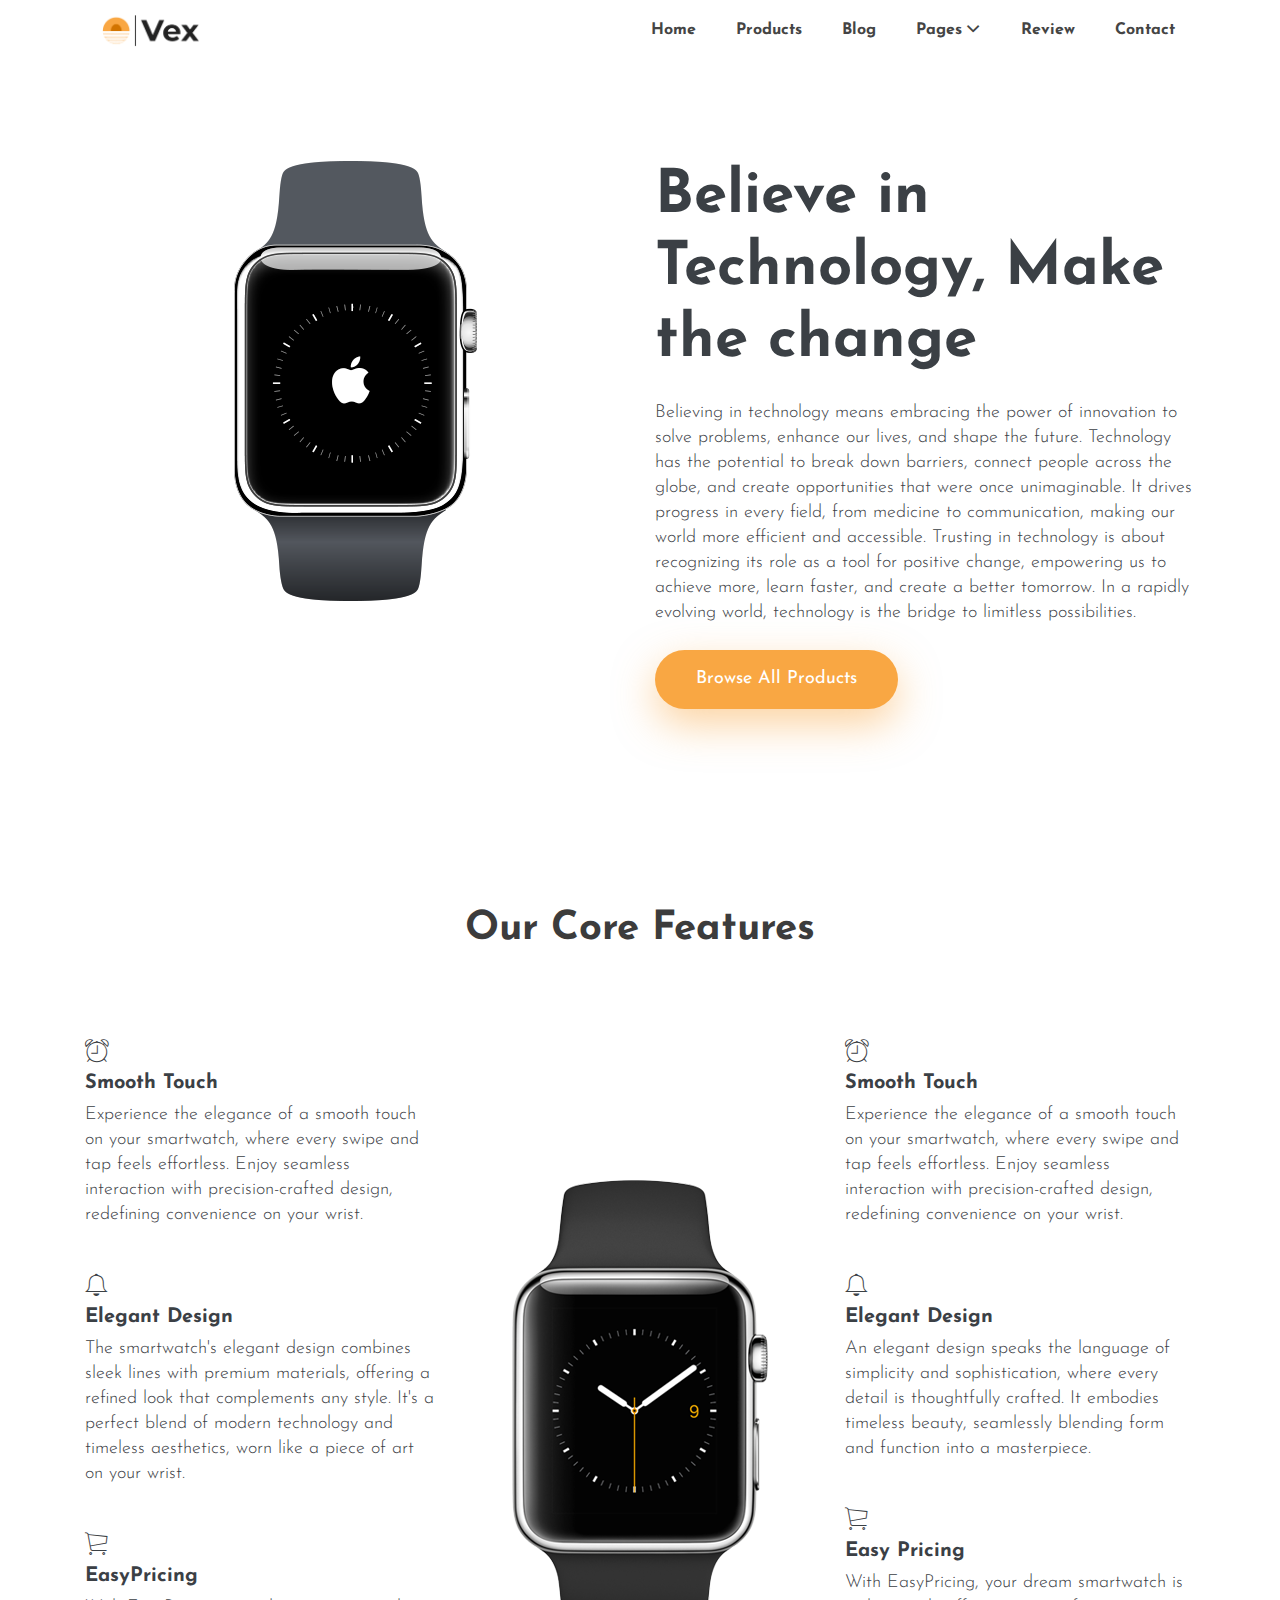
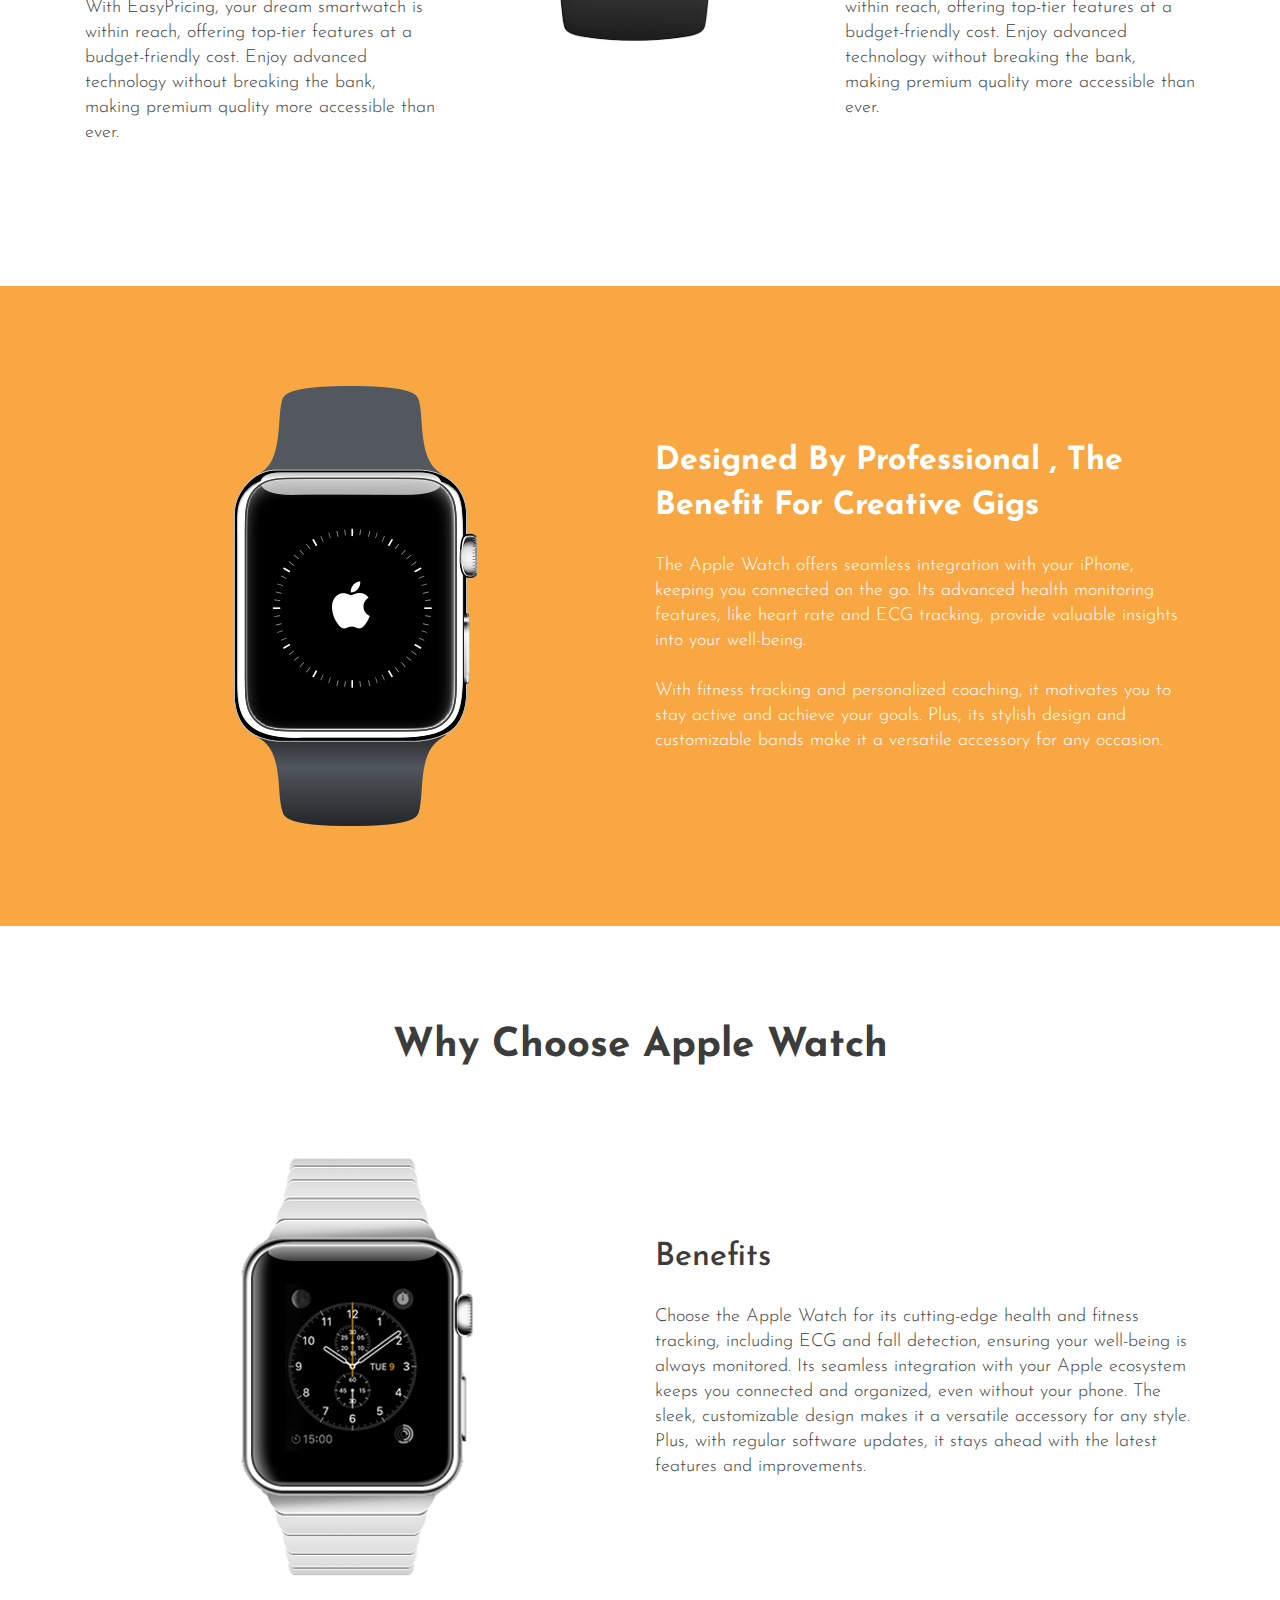
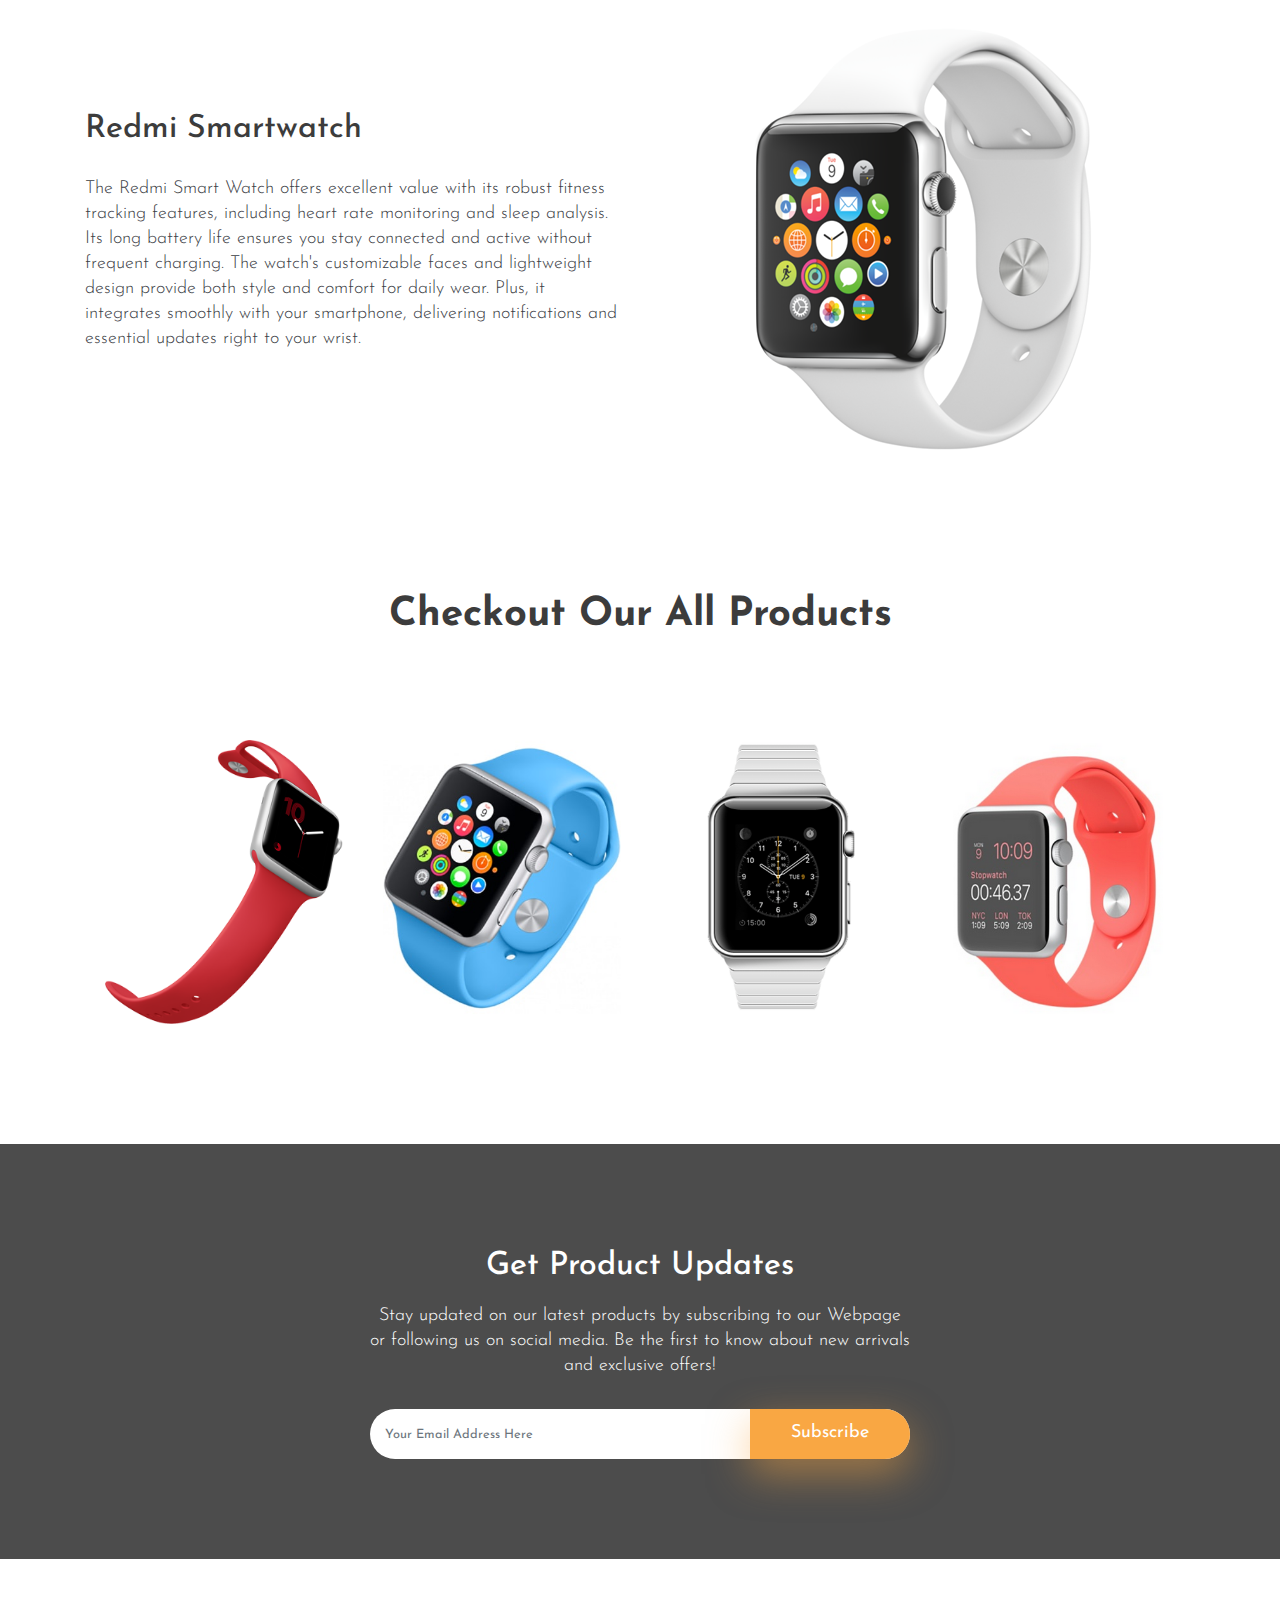
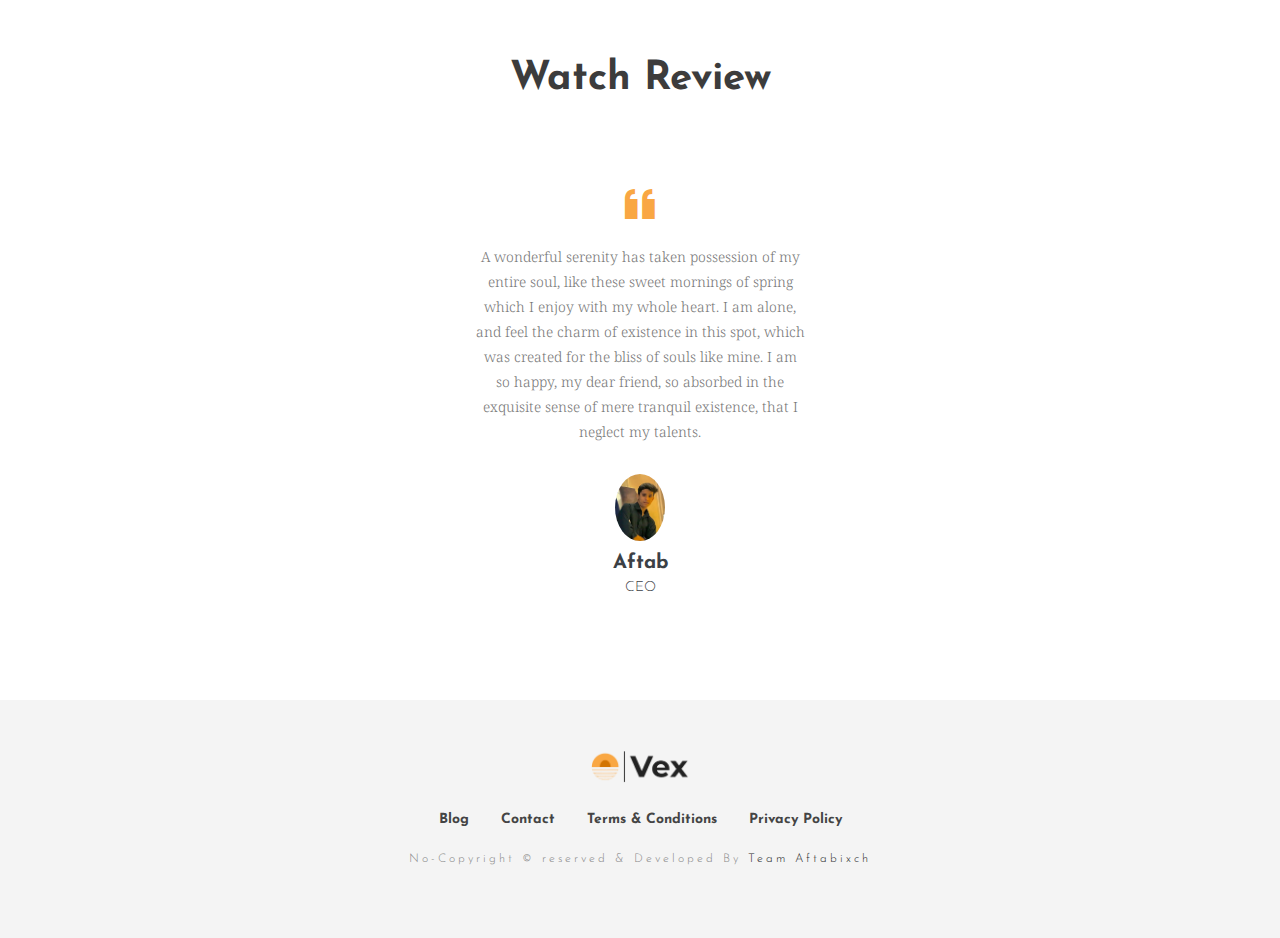
<file: index.html>
<!DOCTYPE html>
<html lang="en">
<head>

  
  <!-- ** Basic Page Needs ** -->
  <meta charset="utf-8">
  <title>Vex-by Aftab</title>

  <!-- ** Mobile Specific Metas ** -->
  <meta http-equiv="X-UA-Compatible" content="IE=edge">
  <meta name="description" content="E_commerce store by Aftab">
  <meta name="viewport" content="width=device-width, initial-scale=1.0, maximum-scale=5.0">
  <meta name="author" content="E_commerce store by Aftab">
  <meta name="generator" content="E_commerce store by Aftab">
  
  <!-- theme meta -->
  <meta name="theme-name" content="vex" />
  
  <!-- ** Plugins Needed for the Project ** -->
  <link rel="stylesheet" href="https://fonts.googleapis.com/css?family=Droid&#43;Serif:400%7cJosefin&#43;Sans:300,400,600,700 ">
  <link rel="stylesheet" href="plugins/bootstrap/bootstrap.min.css ">
  <link rel="stylesheet" href="plugins/themefisher-font/themefisher-font.min.css ">
  <link rel="stylesheet" href="plugins/slick/slick.min.css ">
  
  <!-- Stylesheets -->
  <link href="css/style.css" rel="stylesheet">
  
  <!--Favicon-->
  <link rel="icon" href="images/favicon.png" type="image/x-icon">

</head><body id="body">
  
<!-- preloader start -->
<div class="preloader"></div>
<!-- preloader end -->

  
<header class="navigation sticky-top bg-white">
  <div class="container">
    <nav class="navbar navbar-expand-lg navbar-light">
      <a class="navbar-brand" href="index.html"> <img src="images/logo.png" alt="Vex" width="100px">
      </a>
      <button class="navbar-toggler p-0 border-0" type="button" data-toggle="collapse" data-target="#navigation"
        aria-controls="navigation" aria-expanded="false" aria-label="Toggle navigation">
        <span class="navbar-toggler-icon"></span>
      </button>

      <div class="collapse navbar-collapse text-center" id="navigation">
        <ul class="navbar-nav ml-auto mr-n0 mr-md-n3">

          <li class="nav-item">
            <a class="nav-link" href="index.html">Home</a>
          </li>

          <li class="nav-item">
            <a class="nav-link" href="products.html">Products</a>
          </li>

          <li class="nav-item">
            <a class="nav-link" href="blog.html">Blog</a>
          </li>

          <li class="nav-item dropdown">
            <a class="nav-link dropdown-toggle" href="#!" id="dropdown03" data-toggle="dropdown" aria-haspopup="true" aria-expanded="false">Pages <i class="tf-ion-chevron-down"></i></a>
            <ul class="dropdown-menu" aria-labelledby="dropdown03">
              <li><a class="dropdown-item" href="blog-details.html">Blog Details</a></li>
              <li><a class="dropdown-item" href="privacy-policy.html">Privacy Policy</a></li>
              <li><a class="dropdown-item" href="terms-conditions.html">Terms Conditions</a></li>
              
              <li class="dropdown dropdown-submenu dropright">
                <a class="dropdown-item dropdown-toggle" href="#!" id="dropdown0301" role="button" data-toggle="dropdown" aria-haspopup="true" aria-expanded="false">Sub Menu 01</a>
      
                <ul class="dropdown-menu" aria-labelledby="dropdown0301">
                  <li><a class="dropdown-item" href="index.html">Submenu 11</a></li>
                  <li><a class="dropdown-item" href="index.html">Submenu 12</a></li>
                </ul>
              </li>
              
              <li class="dropdown dropdown-submenu dropleft">
                <a class="dropdown-item dropdown-toggle" href="#!" id="dropdown0301" role="button" data-toggle="dropdown" aria-haspopup="true" aria-expanded="false">Sub Menu 02</a>
      
                <ul class="dropdown-menu" aria-labelledby="dropdown0301">
                  <li><a class="dropdown-item" href="index.html">Submenu 21</a></li>
                  <li><a class="dropdown-item" href="index.html">Submenu 22</a></li>
                </ul>
              </li>
            </ul>
          </li>

          <li class="nav-item">
            <a class="nav-link" href="index.html#testimonial">Review</a>
          </li>

          <li class="nav-item">
            <a class="nav-link" href="contact.html">Contact</a>
          </li>

        </ul>

      </div>
    </nav>
  </div>
</header>

<section class="section">
	<div class="container">
		<div class="row">
			<div class="col-md-6 text-center mb-5 mb-md-0">
				<img class="img-fluid" src="images/watch.png" alt="">
			</div>
			<div class="col-md-6 align-self-center text-center text-md-left">
				<div class="block">
					<h1 class="font-weight-bold mb-4 font-size-60">Believe in Technology, Make the change</h1>
					<p class="mb-4">Believing in technology means embracing the power of innovation to solve problems, enhance our lives, and shape the future. Technology has the potential to break down barriers, connect people across the globe, and create opportunities that were once unimaginable. It drives progress in every field, from medicine to communication, making our world more efficient and accessible. Trusting in technology is about recognizing its role as a tool for positive change, empowering us to achieve more, learn faster, and create a better tomorrow. In a rapidly evolving world, technology is the bridge to limitless possibilities.</p>
					
					<a href="products.html" class="btn btn-main">Browse All Products</a>
					
				</div>
			</div>
		</div>
	</div>
</section>

<section class="section" id="features">
  <div class="container">
    <div class="row">
      <div class="col-12">
        <div class="heading">
          <h2>Our Core Features</h2>
        </div>
      </div>
      <div class="col-md-4">
        
        <div class="mb-40 text-center text-md-left">
          <i class="d-inlin-block h2 mb-10 tf-ion-ios-alarm-outline"></i>
          <h4 class="font-weight-bold mb-2">Smooth Touch</h4>
          <p>Experience the elegance of a smooth touch on your smartwatch, where every swipe and tap feels effortless. Enjoy seamless interaction with precision-crafted design, redefining convenience on your wrist.</p>
        </div>
        
        <div class="mb-40 text-center text-md-left">
          <i class="d-inlin-block h2 mb-10 tf-ion-ios-bell-outline"></i>
          <h4 class="font-weight-bold mb-2">Elegant Design</h4>
          <p>The smartwatch's elegant design combines sleek lines with premium materials, offering a refined look that complements any style. It's a perfect blend of modern technology and timeless aesthetics, worn like a piece of art on your wrist.</p>
        </div>
        
        <div class="mb-40 text-center text-md-left">
          <i class="d-inlin-block h2 mb-10 tf-ion-ios-cart-outline"></i>
          <h4 class="font-weight-bold mb-2">EasyPricing </h4>
          <p>With EasyPricing, your dream smartwatch is within reach, offering top-tier features at a budget-friendly cost. Enjoy advanced technology without breaking the bank, making premium quality more accessible than ever.</p>
        </div>
        
      </div>
      <div class="col-md-4 text-center align-self-center mb-4 mb-md-0">
        <img class="img-fluid" src="images/watch-2.png" alt="">
      </div>
      <div class="col-md-4">
          
        <div class="mb-40 text-center text-md-left">
          <i class="d-inlin-block h2 mb-10 tf-ion-ios-alarm-outline"></i>
          <h4 class="font-weight-bold mb-2">Smooth Touch</h4>
          <p>Experience the elegance of a smooth touch on your smartwatch, where every swipe and tap feels effortless. Enjoy seamless interaction with precision-crafted design, redefining convenience on your wrist.</p>
        </div>
        
        <div class="mb-40 text-center text-md-left">
          <i class="d-inlin-block h2 mb-10 tf-ion-ios-bell-outline"></i>
          <h4 class="font-weight-bold mb-2">Elegant Design</h4>
          <p>An elegant design speaks the language of simplicity and sophistication, where every detail is thoughtfully crafted. It embodies timeless beauty, seamlessly blending form and function into a masterpiece.</p>
        </div>
        
        <div class="mb-40 text-center text-md-left">
          <i class="d-inlin-block h2 mb-10 tf-ion-ios-cart-outline"></i>
          <h4 class="font-weight-bold mb-2">Easy Pricing</h4>
          <p>With EasyPricing, your dream smartwatch is within reach, offering top-tier features at a budget-friendly cost. Enjoy advanced technology without breaking the bank, making premium quality more accessible than ever.</p>
        </div>
        
      </div>
    </div>
  </div>
</section>

<section class="bg-orange section">
  <div class="container">
    <div class="row">
      <div class="col-md-6 text-center mb-5 mb-lg-0">
        <img class="img-fluid" src="images/watch.png" alt="">
      </div>
      <div class="col-md-6 align-self-center text-center text-md-left">
        <div class="content">
          <h2 class="subheading text-white font-weight-bold mb-10">Designed by professional , the benefit for creative gigs</h2>
          <p class="text-white">The Apple Watch offers seamless integration with your iPhone, keeping you connected on the go. Its advanced health monitoring features, like heart rate and ECG tracking, provide valuable insights into your well-being.<br><br> With fitness tracking and personalized coaching, it motivates you to stay active and achieve your goals. Plus, its stylish design and customizable bands make it a versatile accessory for any occasion.</p>
        </div>
      </div>
    </div>
  </div>
</section>

<section class="feature-list section">
  <div class="container">
    <div class="row">
      <div class="col-md-12">
        <div class="heading">
          <h2>Why Choose Apple Watch</h2>
        </div>
      </div>
    </div>
    
    <div class="row mb-40">
      <div class="col-md-6 text-center mb-5 mb-lg-0">
        <img class="img-fluid" src="images/showcase/showcase-4.png" alt="">
      </div>
      <div class="col-md-6 align-self-center text-center text-md-left">
        <div class="content">
          <h4 class="subheading">Benefits</h4>
          <p>Choose the Apple Watch for its cutting-edge health and fitness tracking, including ECG and fall detection, ensuring your well-being is always monitored. Its seamless integration with your Apple ecosystem keeps you connected and organized, even without your phone. The sleek, customizable design makes it a versatile accessory for any style. Plus, with regular software updates, it stays ahead with the latest features and improvements.</p>
          
        </div>
      </div>
    </div>
    
    <div class="row mb-40">
      <div class="col-md-6 order-md-1 order-2 align-self-center text-center text-md-left">
        <div class="content">
          <h4 class="subheading">Redmi Smartwatch</h4>
          <p>The Redmi Smart Watch offers excellent value with its robust fitness tracking features, including heart rate monitoring and sleep analysis. Its long battery life ensures you stay connected and active without frequent charging. The watch's customizable faces and lightweight design provide both style and comfort for daily wear. Plus, it integrates smoothly with your smartphone, delivering notifications and essential updates right to your wrist.</p>
          
        </div>
      </div>
      <div class="col-md-6 order-md-2 order-1 text-center mb-5 mb-lg-0">
        <img class="img-fluid" src="images/showcase/showcase-3.png" alt="">
      </div>
    </div>
    
    
  </div>
</section>

<section class="gallery" id="products">
  <div class="container">
    <div class="row">
      <div class="col-md-12">
        <div class="heading">
          <h2>Checkout Our All Products</h2>
        </div>

        <div class="product-slider">
          
          <div class="block">
            <div class="gallery-overlay">
              <a href="products.html" class="gallery-popup">
                <i class="tf-ion-plus-round"></i>
              </a>
            </div>
            <img class="img-fluid" src="images/showcase/showcase-1.png" alt="Apple Watch">
          </div>
          
          <div class="block">
            <div class="gallery-overlay">
              <a href="products.html" class="gallery-popup">
                <i class="tf-ion-plus-round"></i>
              </a>
            </div>
            <img class="img-fluid" src="images/showcase/showcase-2.png" alt="Galaxy Watch">
          </div>
          
          <div class="block">
            <div class="gallery-overlay">
              <a href="products.html" class="gallery-popup">
                <i class="tf-ion-plus-round"></i>
              </a>
            </div>
            <img class="img-fluid" src="images/showcase/showcase-4.png" alt="Motorola Watch">
          </div>
          
          <div class="block">
            <div class="gallery-overlay">
              <a href="products.html" class="gallery-popup">
                <i class="tf-ion-plus-round"></i>
              </a>
            </div>
            <img class="img-fluid" src="images/showcase/showcase-7.png" alt="OnePlus Watch">
          </div>
          
          <div class="block">
            <div class="gallery-overlay">
              <a href="products.html" class="gallery-popup">
                <i class="tf-ion-plus-round"></i>
              </a>
            </div>
            <img class="img-fluid" src="images/showcase/showcase-8.png" alt="Oppo Watch">
          </div>
          
          <div class="block">
            <div class="gallery-overlay">
              <a href="products.html" class="gallery-popup">
                <i class="tf-ion-plus-round"></i>
              </a>
            </div>
            <img class="img-fluid" src="images/showcase/showcase-6.png" alt="Realme Watch">
          </div>
          
          <div class="block">
            <div class="gallery-overlay">
              <a href="products.html" class="gallery-popup">
                <i class="tf-ion-plus-round"></i>
              </a>
            </div>
            <img class="img-fluid" src="images/showcase/showcase-5.png" alt="Redmi Watch">
          </div>
          
          <div class="block">
            <div class="gallery-overlay">
              <a href="products.html" class="gallery-popup">
                <i class="tf-ion-plus-round"></i>
              </a>
            </div>
            <img class="img-fluid" src="images/showcase/showcase-3.png" alt="Xiaomi Watch">
          </div>
          
        </div>
      </div>
    </div>
  </div>
</section>

<section class="call-to-action section bg-opacity" style="background-image: url('images/call-to-action.jpg');">
  <div class="container">
    <div class="row">
      <div class="col-lg-6 col-md-8 text-center mx-auto">
        <h2 class="subheading text-white">Get Product Updates</h2>
        <p class="text-white">Stay updated on our latest products by subscribing to our Webpage or following us on social media. Be the first to know about new arrivals and exclusive offers!</p>
        <div class="input-group">
          <form action="" method="post" class="w-100" name="mc-embedded-subscribe-form" target="_blank">
            <input type="email" id="email" class="form-control" name="email" placeholder="Your Email Address Here"
              required>
            <button class="btn btn-main btn-submit" type="submit" name="subscribe">Subscribe</button>
            <div style="position: absolute; left: -5000px;" aria-hidden="true">
              <input type="text" name="" tabindex="-1">
            </div>
          </form>
        </div>
      </div>
    </div>
  </div>
</section>

<section class="testimonials section" id="testimonial">
  <div class="container">
    
    <div class="row justify-content-center">
      <div class="col-12">
        <div class="heading">
          <h2>Watch Review</h2>
        </div>
      </div>
      
      <div class="col-lg-4 col-sm-6 mb-5 mb-lg-0 text-center">
        <div class="testimonial-block">
          <i class="tf-ion-quote"></i>
          <p>A wonderful serenity has taken possession of my entire soul, like these sweet mornings of spring which I enjoy with my whole heart. I am alone, and feel the charm of existence in this spot, which was created for the bliss of souls like mine. I am so happy, my dear friend, so absorbed in the exquisite sense of mere tranquil existence, that I neglect my talents.</p>
          <div class="author-details">
            <img src="images/avater.png" alt="Aftab Murtaza Hussain Baloch">
            <h4>Aftab </h4>
            <span>CEO</span>
          </div>
        </div>
      </div>
      
     
      
      
    </div>
    
  </div>
</section>

<script src="plugins/jquery/jquery.js"></script>

<script src="plugins/bootstrap/bootstrap.min.js"></script>

<script src="plugins/slick/slick.min.js"></script>

<script src="js/script.js"></script>
</body>
</html>
<footer>
  <div class="container text-center">
    <div class="row">
      <div class="col-md-12">
        <div class="block">
          <a href="index.html" class="mb-4 d-inline-block"> <img src="images/logo.png" alt="Vex" width="100px"> </a>
          <ul class="list-inline footer-menu">
            
            <li class="list-inline-item">
              <a href="blog.html">Blog</a>
            </li>
            
            <li class="list-inline-item">
              <a href="contact.html">Contact</a>
            </li>
            
            <li class="list-inline-item">
              <a href="terms-conditions.html">Terms &amp; Conditions</a>
            </li>
            
            <li class="list-inline-item">
              <a href="privacy-policy.html">Privacy Policy</a>
            </li>
            
          </ul>
          <p class="copyright-text">No-Copyright &copy; reserved &amp; Developed By <a href="https://www.instagram.com/mr_pheonix0.5/"> Team Aftabixch</a></p>
        </div>
      </div>
    </div>
  </div>
</footer>
</file>
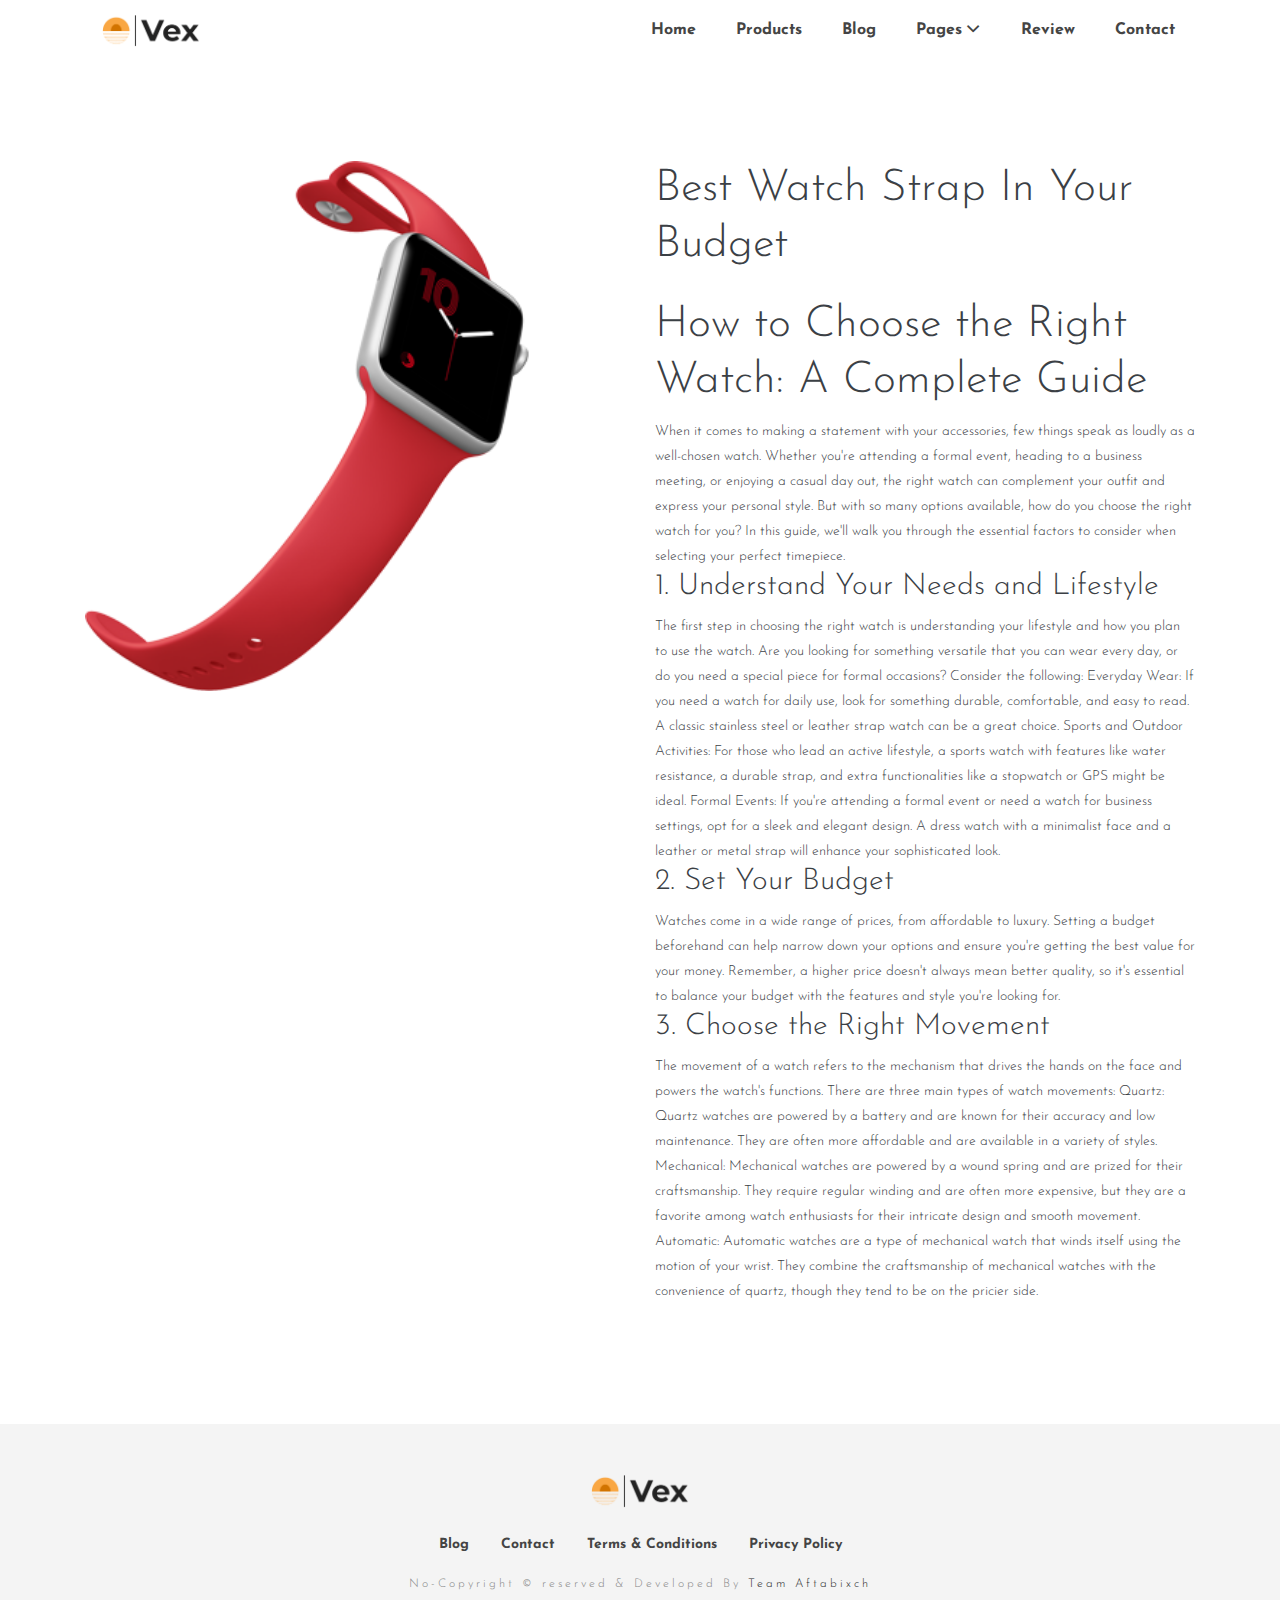
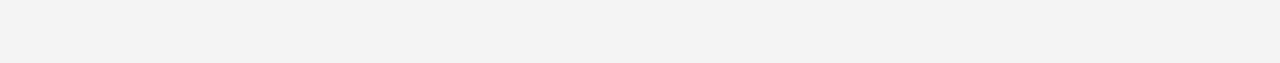
<file: blog-detail2.html>
<!DOCTYPE html>
<html lang="en">
<head>

  <!-- ** Basic Page Needs ** -->
  <meta charset="utf-8">
  <title>Vex - Product Landing Page Boostarp Template</title>

  <!-- ** Mobile Specific Metas ** -->
  <meta http-equiv="X-UA-Compatible" content="IE=edge">
  <meta name="description" content="E_commerce store by Aftab">
  <meta name="viewport" content="width=device-width, initial-scale=1.0, maximum-scale=5.0">
  <meta name="author" content="E_commerce store by Aftab">
  <meta name="generator" content="E_commerce store by Aftab">
  
  <!-- ** Plugins Needed for the Project ** -->
  <link rel="stylesheet" href="https://fonts.googleapis.com/css?family=Droid&#43;Serif:400%7cJosefin&#43;Sans:300,400,600,700 ">
  <link rel="stylesheet" href="plugins/bootstrap/bootstrap.min.css ">
  <link rel="stylesheet" href="plugins/themefisher-font/themefisher-font.min.css ">
  <link rel="stylesheet" href="plugins/slick/slick.min.css ">
  
  <!-- Stylesheets -->
  <link href="css/style.css" rel="stylesheet">
  
  <!--Favicon-->
  <link rel="icon" href="images/favicon.png" type="image/x-icon">

</head><body id="body">
  
<!-- preloader start -->
<div class="preloader"></div>
<!-- preloader end -->

  
<header class="navigation sticky-top bg-white">
  <div class="container">
    <nav class="navbar navbar-expand-lg navbar-light">
      <a class="navbar-brand" href="index.html"> <img src="images/logo.png" alt="Vex" width="100px">
      </a>
      <button class="navbar-toggler p-0 border-0" type="button" data-toggle="collapse" data-target="#navigation"
        aria-controls="navigation" aria-expanded="false" aria-label="Toggle navigation">
        <span class="navbar-toggler-icon"></span>
      </button>

      <div class="collapse navbar-collapse text-center" id="navigation">
        <ul class="navbar-nav ml-auto mr-n0 mr-md-n3">

          <li class="nav-item">
            <a class="nav-link" href="index.html">Home</a>
          </li>

          <li class="nav-item">
            <a class="nav-link" href="products.html">Products</a>
          </li>

          <li class="nav-item">
            <a class="nav-link" href="blog.html">Blog</a>
          </li>

          <li class="nav-item dropdown">
            <a class="nav-link dropdown-toggle" href="#!" id="dropdown03" data-toggle="dropdown" aria-haspopup="true" aria-expanded="false">Pages <i class="tf-ion-chevron-down"></i></a>
            <ul class="dropdown-menu" aria-labelledby="dropdown03">
              <li><a class="dropdown-item" href="blog-details.html">Blog Details</a></li>
              <li><a class="dropdown-item" href="privacy-policy.html">Privacy Policy</a></li>
              <li><a class="dropdown-item" href="terms-conditions.html">Terms Conditions</a></li>
              
              <li class="dropdown dropdown-submenu dropright">
                <a class="dropdown-item dropdown-toggle" href="#!" id="dropdown0301" role="button" data-toggle="dropdown" aria-haspopup="true" aria-expanded="false">Sub Menu 01</a>
      
                <ul class="dropdown-menu" aria-labelledby="dropdown0301">
                  <li><a class="dropdown-item" href="index.html">Submenu 11</a></li>
                  <li><a class="dropdown-item" href="index.html">Submenu 12</a></li>
                </ul>
              </li>
              
              <li class="dropdown dropdown-submenu dropleft">
                <a class="dropdown-item dropdown-toggle" href="#!" id="dropdown0301" role="button" data-toggle="dropdown" aria-haspopup="true" aria-expanded="false">Sub Menu 02</a>
      
                <ul class="dropdown-menu" aria-labelledby="dropdown0301">
                  <li><a class="dropdown-item" href="index.html">Submenu 21</a></li>
                  <li><a class="dropdown-item" href="index.html">Submenu 22</a></li>
                </ul>
              </li>
            </ul>
          </li>

          <li class="nav-item">
            <a class="nav-link" href="index.html#testimonial">Review</a>
          </li>

          <li class="nav-item">
            <a class="nav-link" href="contact.html">Contact</a>
          </li>

        </ul>

      </div>
    </nav>
  </div>
</header>

<section class="section">
  <div class="container">
    <div class="row">
      <div class="col-md-5 mb-4 mb-md-0">
        <div class="sticky-image">
          <img class="img-fluid w-100" src="images/showcase/showcase-1.png" alt="How to choose right watch for you.">
        </div>
      </div>
      <div class="col-lg-6 col-md-7 offset-lg-1">
        <h1 class="mb-4">Best Watch Strap In Your Budget</h1>
        <div class="content">
            <p><h1>How to Choose the Right Watch: A Complete Guide</h1>
                When it comes to making a statement with your accessories, few things speak as loudly as a well-chosen watch. Whether you're attending a formal event, heading to a business meeting, or enjoying a casual day out, the right watch can complement your outfit and express your personal style. But with so many options available, how do you choose the right watch for you? In this guide, we'll walk you through the essential factors to consider when selecting your perfect timepiece.
                
                <h2>1. Understand Your Needs and Lifestyle</h2>
                The first step in choosing the right watch is understanding your lifestyle and how you plan to use the watch. Are you looking for something versatile that you can wear every day, or do you need a special piece for formal occasions? Consider the following:
                
                Everyday Wear: If you need a watch for daily use, look for something durable, comfortable, and easy to read. A classic stainless steel or leather strap watch can be a great choice.
                
                Sports and Outdoor Activities: For those who lead an active lifestyle, a sports watch with features like water resistance, a durable strap, and extra functionalities like a stopwatch or GPS might be ideal.
                
                Formal Events: If you're attending a formal event or need a watch for business settings, opt for a sleek and elegant design. A dress watch with a minimalist face and a leather or metal strap will enhance your sophisticated look.
                
                <h2>2. Set Your Budget</h2>
                Watches come in a wide range of prices, from affordable to luxury. Setting a budget beforehand can help narrow down your options and ensure you're getting the best value for your money. Remember, a higher price doesn't always mean better quality, so it's essential to balance your budget with the features and style you're looking for.
                
                <h2>3. Choose the Right Movement</h2>
                The movement of a watch refers to the mechanism that drives the hands on the face and powers the watch's functions. There are three main types of watch movements:
                
                Quartz: Quartz watches are powered by a battery and are known for their accuracy and low maintenance. They are often more affordable and are available in a variety of styles.
                
                Mechanical: Mechanical watches are powered by a wound spring and are prized for their craftsmanship. They require regular winding and are often more expensive, but they are a favorite among watch enthusiasts for their intricate design and smooth movement.
                
                Automatic: Automatic watches are a type of mechanical watch that winds itself using the motion of your wrist. They combine the craftsmanship of mechanical watches with the convenience of quartz, though they tend to be on the pricier side.</p>
          
            
            
        </div>
      </div>
    </div>
  </div>
</section>

<script src="plugins/jquery/jquery.js"></script>

<script src="plugins/bootstrap/bootstrap.min.js"></script>

<script src="plugins/slick/slick.min.js"></script>

<script src="js/script.js"></script>
</body>
</html>
<footer>
  <div class="container text-center">
    <div class="row">
      <div class="col-md-12">
        <div class="block">
          <a href="index.html" class="mb-4 d-inline-block"> <img src="images/logo.png" alt="Vex" width="100px"> </a>
          <ul class="list-inline footer-menu">
            
            <li class="list-inline-item">
              <a href="blog.html">Blog</a>
            </li>
            
            <li class="list-inline-item">
              <a href="contact.html">Contact</a>
            </li>
            
            <li class="list-inline-item">
              <a href="terms-conditions.html">Terms &amp; Conditions</a>
            </li>
            
            <li class="list-inline-item">
              <a href="privacy-policy.html">Privacy Policy</a>
            </li>
            
          </ul>
          <p class="copyright-text">No-Copyright &copy; reserved &amp; Developed By <a href="https://www.instagram.com/mr_pheonix0.5/"> Team Aftabixch</a></p>
        </div>
      </div>
    </div>
  </div>
</footer>
</file>
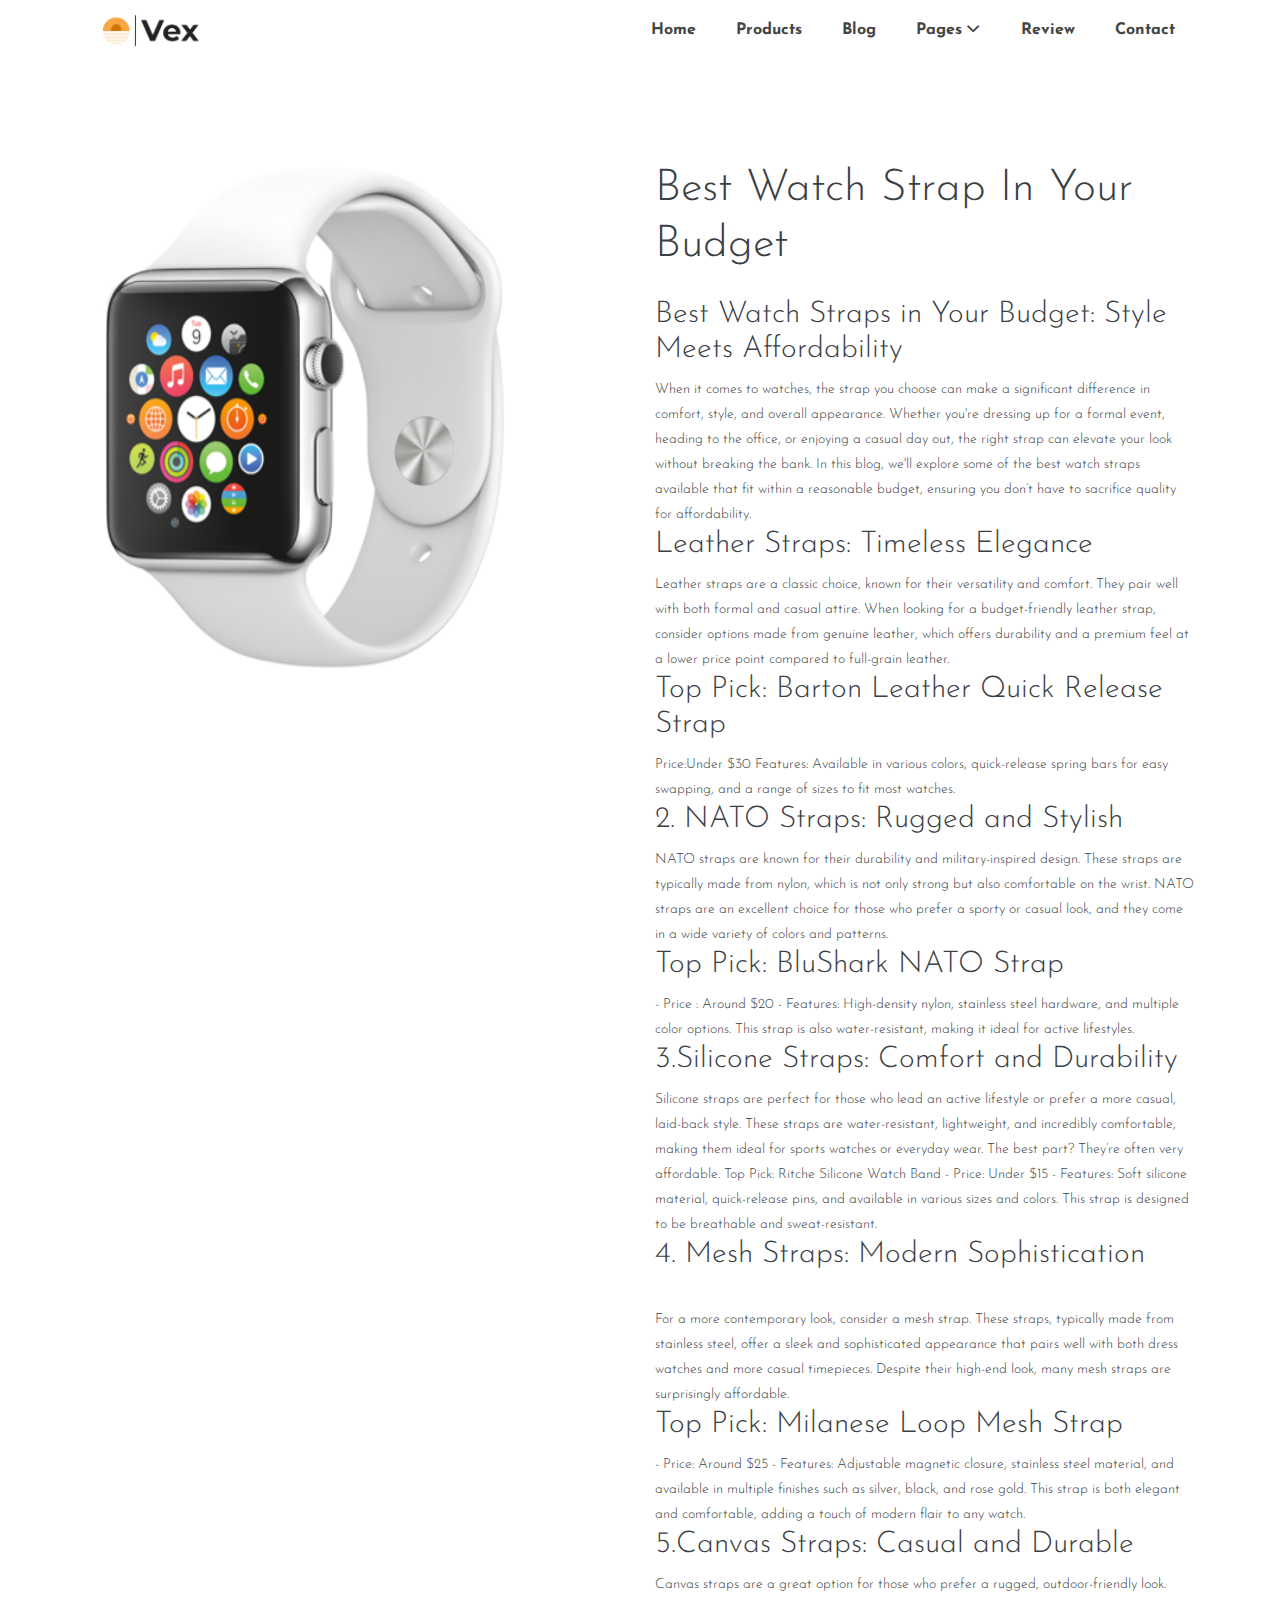
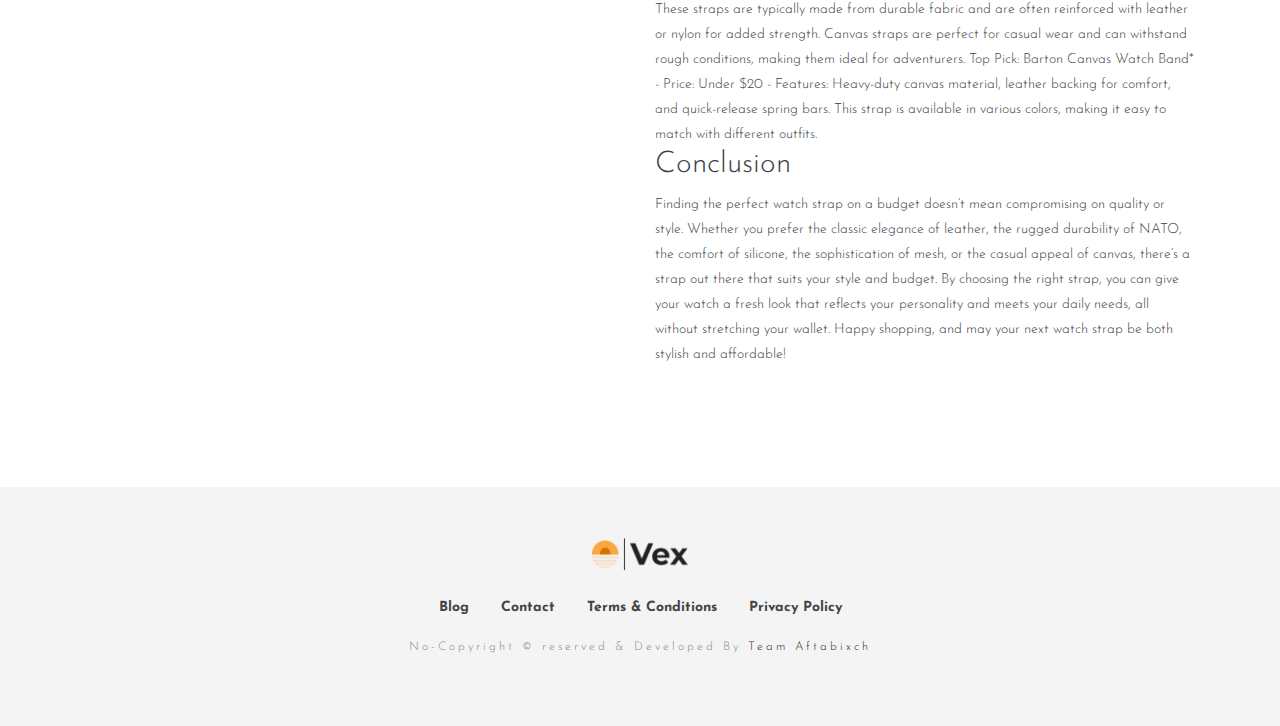
<file: blog-details1.html>
<!DOCTYPE html>
<html lang="en">
<head>

  <!-- ** Basic Page Needs ** -->
  <meta charset="utf-8">
  <title>Vex - Product Landing Page Boostarp Template</title>

  <!-- ** Mobile Specific Metas ** -->
  <meta http-equiv="X-UA-Compatible" content="IE=edge">
  <meta name="description" content="E_commerce store by Aftab">
  <meta name="viewport" content="width=device-width, initial-scale=1.0, maximum-scale=5.0">
  <meta name="author" content="E_commerce store by Aftab">
  <meta name="generator" content="E_commerce store by Aftab">
  
  <!-- ** Plugins Needed for the Project ** -->
  <link rel="stylesheet" href="https://fonts.googleapis.com/css?family=Droid&#43;Serif:400%7cJosefin&#43;Sans:300,400,600,700 ">
  <link rel="stylesheet" href="plugins/bootstrap/bootstrap.min.css ">
  <link rel="stylesheet" href="plugins/themefisher-font/themefisher-font.min.css ">
  <link rel="stylesheet" href="plugins/slick/slick.min.css ">
  
  <!-- Stylesheets -->
  <link href="css/style.css" rel="stylesheet">
  
  <!--Favicon-->
  <link rel="icon" href="images/favicon.png" type="image/x-icon">

</head><body id="body">
  
<!-- preloader start -->
<div class="preloader"></div>
<!-- preloader end -->

  
<header class="navigation sticky-top bg-white">
  <div class="container">
    <nav class="navbar navbar-expand-lg navbar-light">
      <a class="navbar-brand" href="index.html"> <img src="images/logo.png" alt="Vex" width="100px">
      </a>
      <button class="navbar-toggler p-0 border-0" type="button" data-toggle="collapse" data-target="#navigation"
        aria-controls="navigation" aria-expanded="false" aria-label="Toggle navigation">
        <span class="navbar-toggler-icon"></span>
      </button>

      <div class="collapse navbar-collapse text-center" id="navigation">
        <ul class="navbar-nav ml-auto mr-n0 mr-md-n3">

          <li class="nav-item">
            <a class="nav-link" href="index.html">Home</a>
          </li>

          <li class="nav-item">
            <a class="nav-link" href="products.html">Products</a>
          </li>

          <li class="nav-item">
            <a class="nav-link" href="blog.html">Blog</a>
          </li>

          <li class="nav-item dropdown">
            <a class="nav-link dropdown-toggle" href="#!" id="dropdown03" data-toggle="dropdown" aria-haspopup="true" aria-expanded="false">Pages <i class="tf-ion-chevron-down"></i></a>
            <ul class="dropdown-menu" aria-labelledby="dropdown03">
              <li><a class="dropdown-item" href="blog-details.html">Blog Details</a></li>
              <li><a class="dropdown-item" href="privacy-policy.html">Privacy Policy</a></li>
              <li><a class="dropdown-item" href="terms-conditions.html">Terms Conditions</a></li>
              
              <li class="dropdown dropdown-submenu dropright">
                <a class="dropdown-item dropdown-toggle" href="#!" id="dropdown0301" role="button" data-toggle="dropdown" aria-haspopup="true" aria-expanded="false">Sub Menu 01</a>
      
                <ul class="dropdown-menu" aria-labelledby="dropdown0301">
                  <li><a class="dropdown-item" href="index.html">Submenu 11</a></li>
                  <li><a class="dropdown-item" href="index.html">Submenu 12</a></li>
                </ul>
              </li>
              
              <li class="dropdown dropdown-submenu dropleft">
                <a class="dropdown-item dropdown-toggle" href="#!" id="dropdown0301" role="button" data-toggle="dropdown" aria-haspopup="true" aria-expanded="false">Sub Menu 02</a>
      
                <ul class="dropdown-menu" aria-labelledby="dropdown0301">
                  <li><a class="dropdown-item" href="index.html">Submenu 21</a></li>
                  <li><a class="dropdown-item" href="index.html">Submenu 22</a></li>
                </ul>
              </li>
            </ul>
          </li>

          <li class="nav-item">
            <a class="nav-link" href="index.html#testimonial">Review</a>
          </li>

          <li class="nav-item">
            <a class="nav-link" href="contact.html">Contact</a>
          </li>

        </ul>

      </div>
    </nav>
  </div>
</header>

<section class="section">
  <div class="container">
    <div class="row">
      <div class="col-md-5 mb-4 mb-md-0">
        <div class="sticky-image">
          <img class="img-fluid w-100" src="images/showcase/showcase-3.png" alt="How to choose right watch for you.">
        </div>
      </div>
      <div class="col-lg-6 col-md-7 offset-lg-1">
        <h1 class="mb-4">Best Watch Strap In Your Budget</h1>
        <div class="content">
          <p><h2> Best Watch Straps in Your Budget: Style Meets Affordability</h2>

            When it comes to watches, the strap you choose can make a significant difference in comfort, style, and overall appearance. Whether you're dressing up for a formal event, heading to the office, or enjoying a casual day out, the right strap can elevate your look without breaking the bank. In this blog, we'll explore some of the best watch straps available that fit within a reasonable budget, ensuring you don’t have to sacrifice quality for affordability.
            
           <h2>Leather Straps: Timeless Elegance</h2>
               
            Leather straps are a classic choice, known for their versatility and comfort. They pair well with both formal and casual attire. When looking for a budget-friendly leather strap, consider options made from genuine leather, which offers durability and a premium feel at a lower price point compared to full-grain leather.
            
            <h2>Top Pick: Barton Leather Quick Release Strap</h2>
            Price:Under $30
            Features: Available in various colors, quick-release spring bars for easy swapping, and a range of sizes to fit most watches.
            
           <h2>2. NATO Straps: Rugged and Stylish</h2>
               
            NATO straps are known for their durability and military-inspired design. These straps are typically made from nylon, which is not only strong but also comfortable on the wrist. NATO straps are an excellent choice for those who prefer a sporty or casual look, and they come in a wide variety of colors and patterns.
            
            <h2>Top Pick: BluShark NATO Strap</h2>
            - Price : Around $20
            - Features: High-density nylon, stainless steel hardware, and multiple color options. This strap is also water-resistant, making it ideal for active lifestyles.
            
            <h2> 3.Silicone Straps: Comfort and Durability</h2>
            
            Silicone straps are perfect for those who lead an active lifestyle or prefer a more casual, laid-back style. These straps are water-resistant, lightweight, and incredibly comfortable, making them ideal for sports watches or everyday wear. The best part? They’re often very affordable.
            
            Top Pick: Ritche Silicone Watch Band
            - Price: Under $15
            - Features: Soft silicone material, quick-release pins, and available in various sizes and colors. This strap is designed to be breathable and sweat-resistant.
            <BR>
            
           <h2>4. Mesh Straps: Modern Sophistication</h2><br>
            
            For a more contemporary look, consider a mesh strap. These straps, typically made from stainless steel, offer a sleek and sophisticated appearance that pairs well with both dress watches and more casual timepieces. Despite their high-end look, many mesh straps are surprisingly affordable.
            <br>
            <h2>Top Pick: Milanese Loop Mesh Strap</h2>
            - Price: Around $25
            - Features: Adjustable magnetic closure, stainless steel material, and available in multiple finishes such as silver, black, and rose gold. This strap is both elegant and comfortable, adding a touch of modern flair to any watch.
            
            <h2>5.Canvas Straps: Casual and Durable</h2>
            
            Canvas straps are a great option for those who prefer a rugged, outdoor-friendly look. These straps are typically made from durable fabric and are often reinforced with leather or nylon for added strength. Canvas straps are perfect for casual wear and can withstand rough conditions, making them ideal for adventurers.
            
            Top Pick: Barton Canvas Watch Band*
            - Price: Under $20
            - Features: Heavy-duty canvas material, leather backing for comfort, and quick-release spring bars. This strap is available in various colors, making it easy to match with different outfits.
            
           <h2>Conclusion</h2>
            
            Finding the perfect watch strap on a budget doesn’t mean compromising on quality or style. Whether you prefer the classic elegance of leather, the rugged durability of NATO, the comfort of silicone, the sophistication of mesh, or the casual appeal of canvas, there’s a strap out there that suits your style and budget. By choosing the right strap, you can give your watch a fresh look that reflects your personality and meets your daily needs, all without stretching your wallet.
            
            Happy shopping, and may your next watch strap be both stylish and affordable!</p>
        </div>
      </div>
    </div>
  </div>
</section>

<script src="plugins/jquery/jquery.js"></script>

<script src="plugins/bootstrap/bootstrap.min.js"></script>

<script src="plugins/slick/slick.min.js"></script>

<script src="js/script.js"></script>
</body>
</html>
<footer>
  <div class="container text-center">
    <div class="row">
      <div class="col-md-12">
        <div class="block">
          <a href="index.html" class="mb-4 d-inline-block"> <img src="images/logo.png" alt="Vex" width="100px"> </a>
          <ul class="list-inline footer-menu">
            
            <li class="list-inline-item">
              <a href="blog.html">Blog</a>
            </li>
            
            <li class="list-inline-item">
              <a href="contact.html">Contact</a>
            </li>
            
            <li class="list-inline-item">
              <a href="terms-conditions.html">Terms &amp; Conditions</a>
            </li>
            
            <li class="list-inline-item">
              <a href="privacy-policy.html">Privacy Policy</a>
            </li>
            
          </ul>
          <p class="copyright-text">No-Copyright &copy; reserved &amp; Developed By <a href="https://www.instagram.com/mr_pheonix0.5/"> Team Aftabixch</a></p>
        </div>
      </div>
    </div>
  </div>
</footer>
</file>
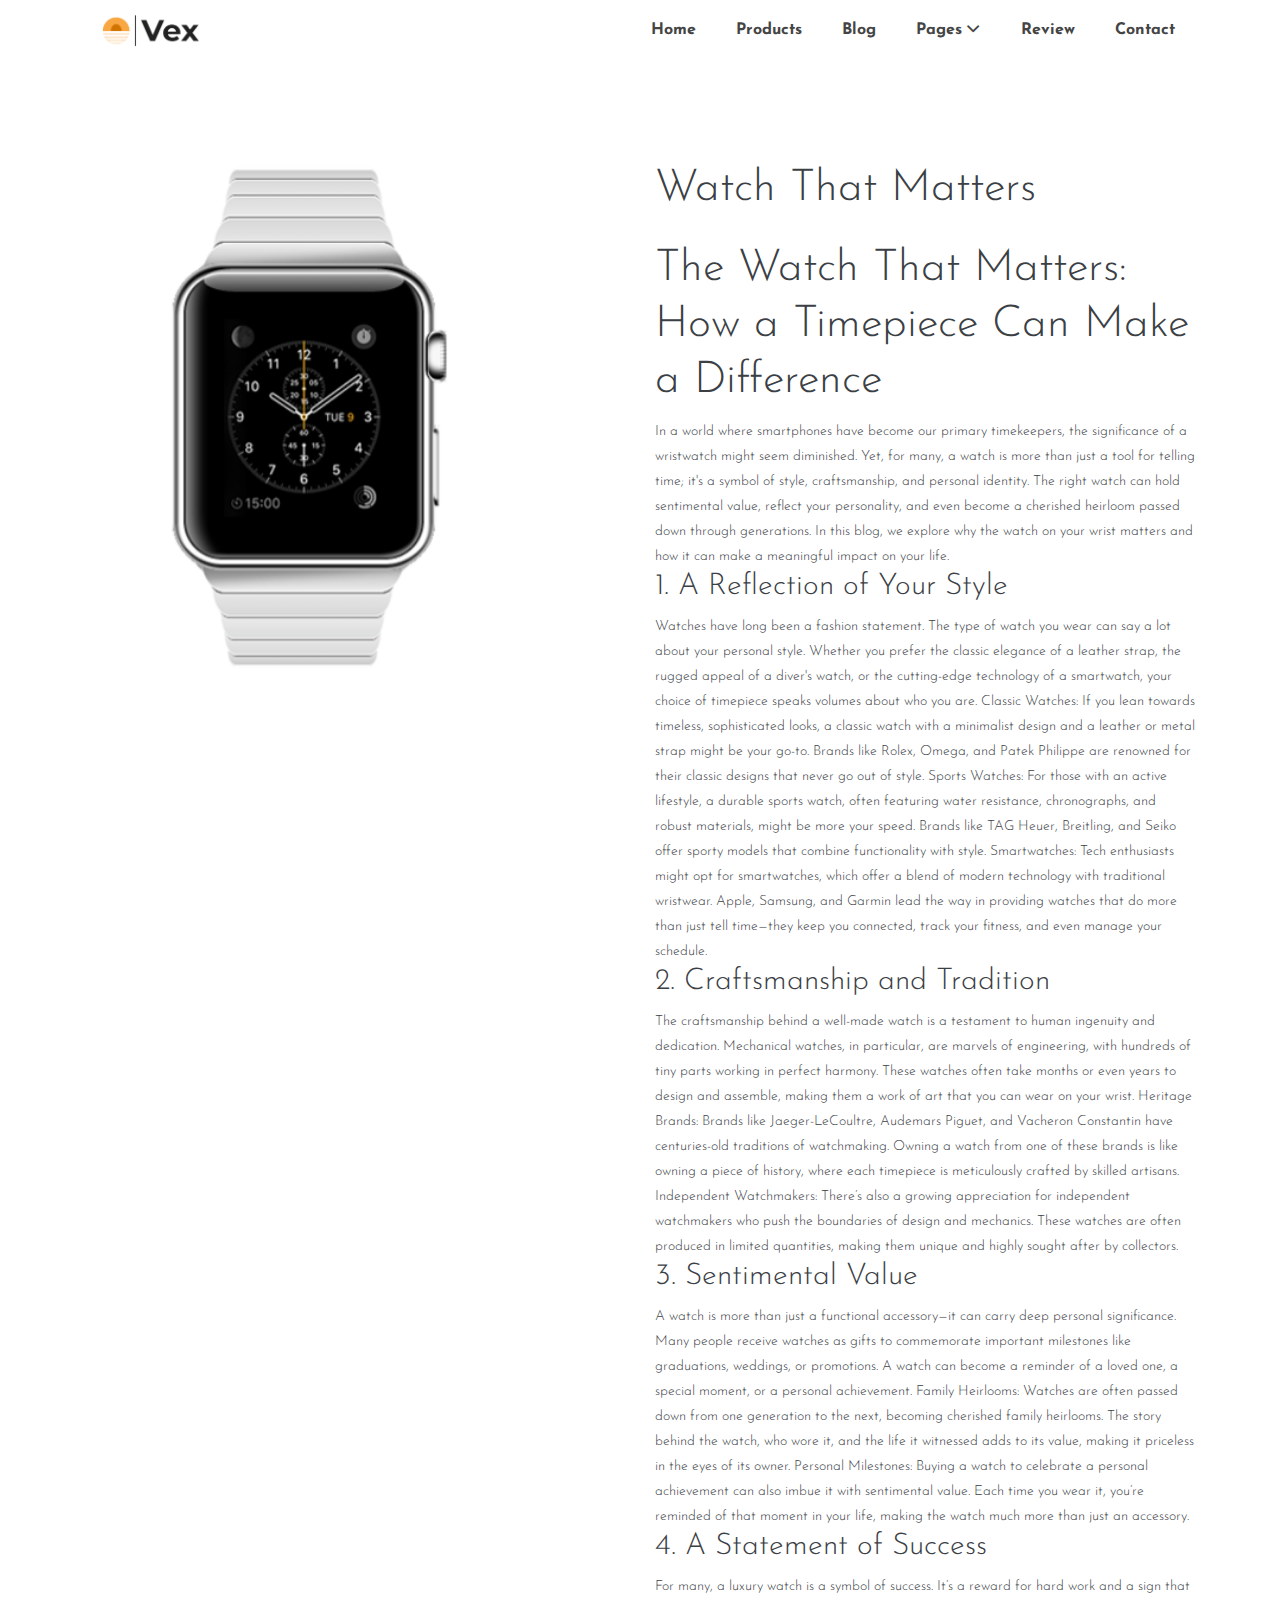
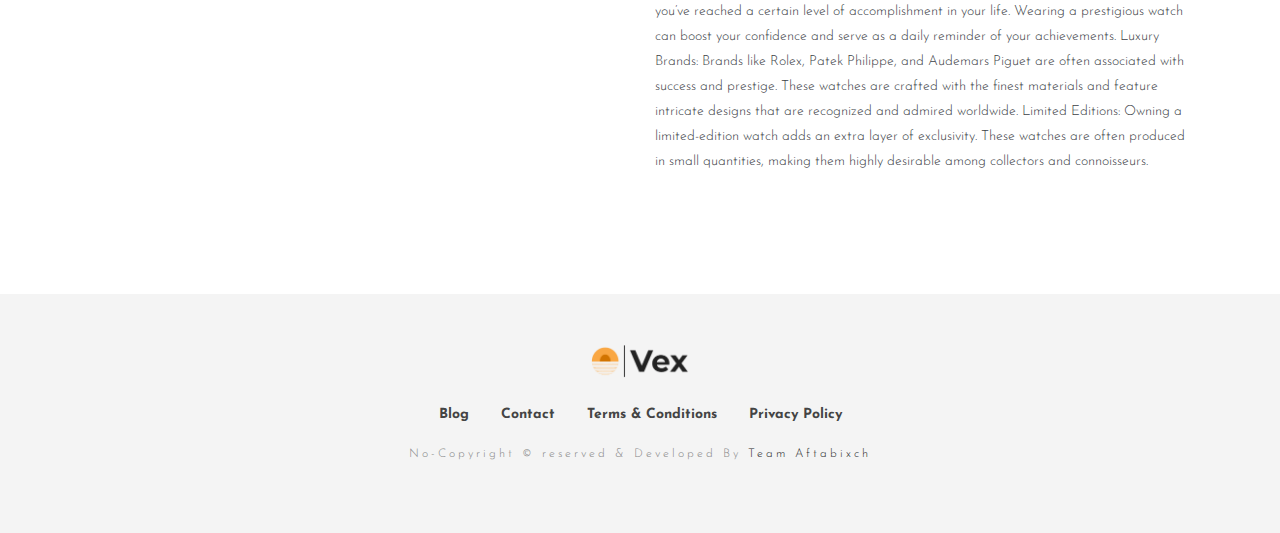
<file: blog-details3.html>
<!DOCTYPE html>
<html lang="en">
<head>

  <!-- ** Basic Page Needs ** -->
  <meta charset="utf-8">
  <title>Vex - Product Landing Page Boostarp Template</title>

  <!-- ** Mobile Specific Metas ** -->
  <meta http-equiv="X-UA-Compatible" content="IE=edge">
  <meta name="description" content="E_commerce store by Aftab">
  <meta name="viewport" content="width=device-width, initial-scale=1.0, maximum-scale=5.0">
  <meta name="author" content="E_commerce store by Aftab">
  <meta name="generator" content="E_commerce store by Aftab">
  
  <!-- ** Plugins Needed for the Project ** -->
  <link rel="stylesheet" href="https://fonts.googleapis.com/css?family=Droid&#43;Serif:400%7cJosefin&#43;Sans:300,400,600,700 ">
  <link rel="stylesheet" href="plugins/bootstrap/bootstrap.min.css ">
  <link rel="stylesheet" href="plugins/themefisher-font/themefisher-font.min.css ">
  <link rel="stylesheet" href="plugins/slick/slick.min.css ">
  
  <!-- Stylesheets -->
  <link href="css/style.css" rel="stylesheet">
  
  <!--Favicon-->
  <link rel="icon" href="images/favicon.png" type="image/x-icon">

</head><body id="body">
  
<!-- preloader start -->
<div class="preloader"></div>
<!-- preloader end -->

  
<header class="navigation sticky-top bg-white">
  <div class="container">
    <nav class="navbar navbar-expand-lg navbar-light">
      <a class="navbar-brand" href="index.html"> <img src="images/logo.png" alt="Vex" width="100px">
      </a>
      <button class="navbar-toggler p-0 border-0" type="button" data-toggle="collapse" data-target="#navigation"
        aria-controls="navigation" aria-expanded="false" aria-label="Toggle navigation">
        <span class="navbar-toggler-icon"></span>
      </button>

      <div class="collapse navbar-collapse text-center" id="navigation">
        <ul class="navbar-nav ml-auto mr-n0 mr-md-n3">

          <li class="nav-item">
            <a class="nav-link" href="index.html">Home</a>
          </li>

          <li class="nav-item">
            <a class="nav-link" href="products.html">Products</a>
          </li>

          <li class="nav-item">
            <a class="nav-link" href="blog.html">Blog</a>
          </li>

          <li class="nav-item dropdown">
            <a class="nav-link dropdown-toggle" href="#!" id="dropdown03" data-toggle="dropdown" aria-haspopup="true" aria-expanded="false">Pages <i class="tf-ion-chevron-down"></i></a>
            <ul class="dropdown-menu" aria-labelledby="dropdown03">
              <li><a class="dropdown-item" href="blog-details.html">Blog Details</a></li>
              <li><a class="dropdown-item" href="privacy-policy.html">Privacy Policy</a></li>
              <li><a class="dropdown-item" href="terms-conditions.html">Terms Conditions</a></li>
              
              <li class="dropdown dropdown-submenu dropright">
                <a class="dropdown-item dropdown-toggle" href="#!" id="dropdown0301" role="button" data-toggle="dropdown" aria-haspopup="true" aria-expanded="false">Sub Menu 01</a>
      
                <ul class="dropdown-menu" aria-labelledby="dropdown0301">
                  <li><a class="dropdown-item" href="index.html">Submenu 11</a></li>
                  <li><a class="dropdown-item" href="index.html">Submenu 12</a></li>
                </ul>
              </li>
              
              <li class="dropdown dropdown-submenu dropleft">
                <a class="dropdown-item dropdown-toggle" href="#!" id="dropdown0301" role="button" data-toggle="dropdown" aria-haspopup="true" aria-expanded="false">Sub Menu 02</a>
      
                <ul class="dropdown-menu" aria-labelledby="dropdown0301">
                  <li><a class="dropdown-item" href="index.html">Submenu 21</a></li>
                  <li><a class="dropdown-item" href="index.html">Submenu 22</a></li>
                </ul>
              </li>
            </ul>
          </li>

          <li class="nav-item">
            <a class="nav-link" href="index.html#testimonial">Review</a>
          </li>

          <li class="nav-item">
            <a class="nav-link" href="contact.html">Contact</a>
          </li>

        </ul>

      </div>
    </nav>
  </div>
</header>

<section class="section">
  <div class="container">
    <div class="row">
      <div class="col-md-5 mb-4 mb-md-0">
        <div class="sticky-image">
          <img class="img-fluid w-100" src="images/showcase/showcase-4.png" alt="How to choose right watch for you.">
        </div>
      </div>
      <div class="col-lg-6 col-md-7 offset-lg-1">
        <h1 class="mb-4">Watch That Matters</h1>
        <div class="content">
            <p>

<h1>The Watch That Matters: How a Timepiece Can Make a Difference</h1>
In a world where smartphones have become our primary timekeepers, the significance of a wristwatch might seem diminished. Yet, for many, a watch is more than just a tool for telling time; it's a symbol of style, craftsmanship, and personal identity. The right watch can hold sentimental value, reflect your personality, and even become a cherished heirloom passed down through generations. In this blog, we explore why the watch on your wrist matters and how it can make a meaningful impact on your life.

<h2>1. A Reflection of Your Style</H2>
Watches have long been a fashion statement. The type of watch you wear can say a lot about your personal style. Whether you prefer the classic elegance of a leather strap, the rugged appeal of a diver's watch, or the cutting-edge technology of a smartwatch, your choice of timepiece speaks volumes about who you are.

Classic Watches: If you lean towards timeless, sophisticated looks, a classic watch with a minimalist design and a leather or metal strap might be your go-to. Brands like Rolex, Omega, and Patek Philippe are renowned for their classic designs that never go out of style.

Sports Watches: For those with an active lifestyle, a durable sports watch, often featuring water resistance, chronographs, and robust materials, might be more your speed. Brands like TAG Heuer, Breitling, and Seiko offer sporty models that combine functionality with style.

Smartwatches: Tech enthusiasts might opt for smartwatches, which offer a blend of modern technology with traditional wristwear. Apple, Samsung, and Garmin lead the way in providing watches that do more than just tell time—they keep you connected, track your fitness, and even manage your schedule.

<h2>2. Craftsmanship and Tradition</h2>
The craftsmanship behind a well-made watch is a testament to human ingenuity and dedication. Mechanical watches, in particular, are marvels of engineering, with hundreds of tiny parts working in perfect harmony. These watches often take months or even years to design and assemble, making them a work of art that you can wear on your wrist.

Heritage Brands: Brands like Jaeger-LeCoultre, Audemars Piguet, and Vacheron Constantin have centuries-old traditions of watchmaking. Owning a watch from one of these brands is like owning a piece of history, where each timepiece is meticulously crafted by skilled artisans.

Independent Watchmakers: There’s also a growing appreciation for independent watchmakers who push the boundaries of design and mechanics. These watches are often produced in limited quantities, making them unique and highly sought after by collectors.

<h2>3. Sentimental Value</h2>
A watch is more than just a functional accessory—it can carry deep personal significance. Many people receive watches as gifts to commemorate important milestones like graduations, weddings, or promotions. A watch can become a reminder of a loved one, a special moment, or a personal achievement.

Family Heirlooms: Watches are often passed down from one generation to the next, becoming cherished family heirlooms. The story behind the watch, who wore it, and the life it witnessed adds to its value, making it priceless in the eyes of its owner.

Personal Milestones: Buying a watch to celebrate a personal achievement can also imbue it with sentimental value. Each time you wear it, you’re reminded of that moment in your life, making the watch much more than just an accessory.

<h2>4. A Statement of Success</h2>
For many, a luxury watch is a symbol of success. It’s a reward for hard work and a sign that you’ve reached a certain level of accomplishment in your life. Wearing a prestigious watch can boost your confidence and serve as a daily reminder of your achievements.

Luxury Brands: Brands like Rolex, Patek Philippe, and Audemars Piguet are often associated with success and prestige. These watches are crafted with the finest materials and feature intricate designs that are recognized and admired worldwide.

Limited Editions: Owning a limited-edition watch adds an extra layer of exclusivity. These watches are often produced in small quantities, making them highly desirable among collectors and connoisseurs.
            </p>
            
            
            
        </div>
      </div>
    </div>
  </div>
</section>

<script src="plugins/jquery/jquery.js"></script>

<script src="plugins/bootstrap/bootstrap.min.js"></script>

<script src="plugins/slick/slick.min.js"></script>

<script src="js/script.js"></script>
</body>
</html>
<footer>
  <div class="container text-center">
    <div class="row">
      <div class="col-md-12">
        <div class="block">
          <a href="index.html" class="mb-4 d-inline-block"> <img src="images/logo.png" alt="Vex" width="100px"> </a>
          <ul class="list-inline footer-menu">
            
            <li class="list-inline-item">
              <a href="blog.html">Blog</a>
            </li>
            
            <li class="list-inline-item">
              <a href="contact.html">Contact</a>
            </li>
            
            <li class="list-inline-item">
              <a href="terms-conditions.html">Terms &amp; Conditions</a>
            </li>
            
            <li class="list-inline-item">
              <a href="privacy-policy.html">Privacy Policy</a>
            </li>
            
          </ul>
          <p class="copyright-text">No-Copyright &copy; reserved &amp; Developed By <a href="https://www.instagram.com/mr_pheonix0.5/"> Team Aftabixch</a></p>
        </div>
      </div>
    </div>
  </div>
</footer>
</file>
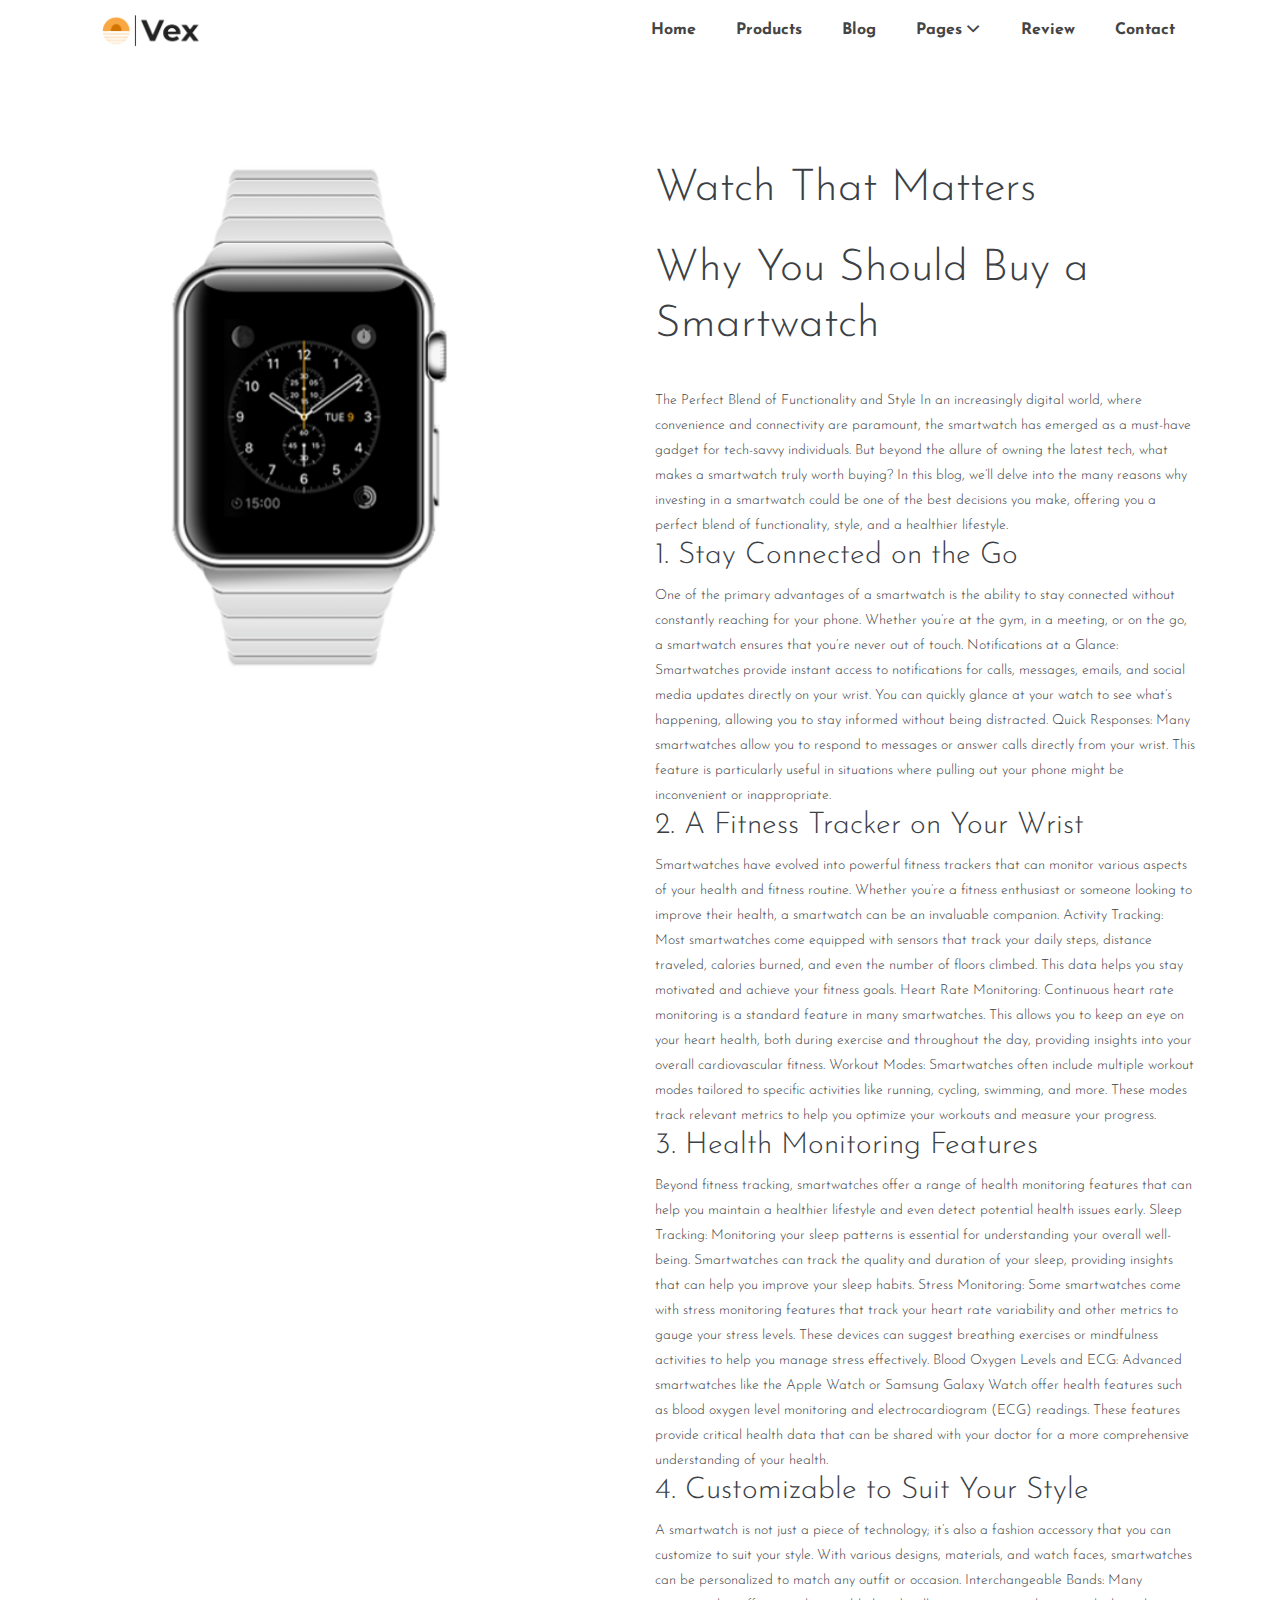
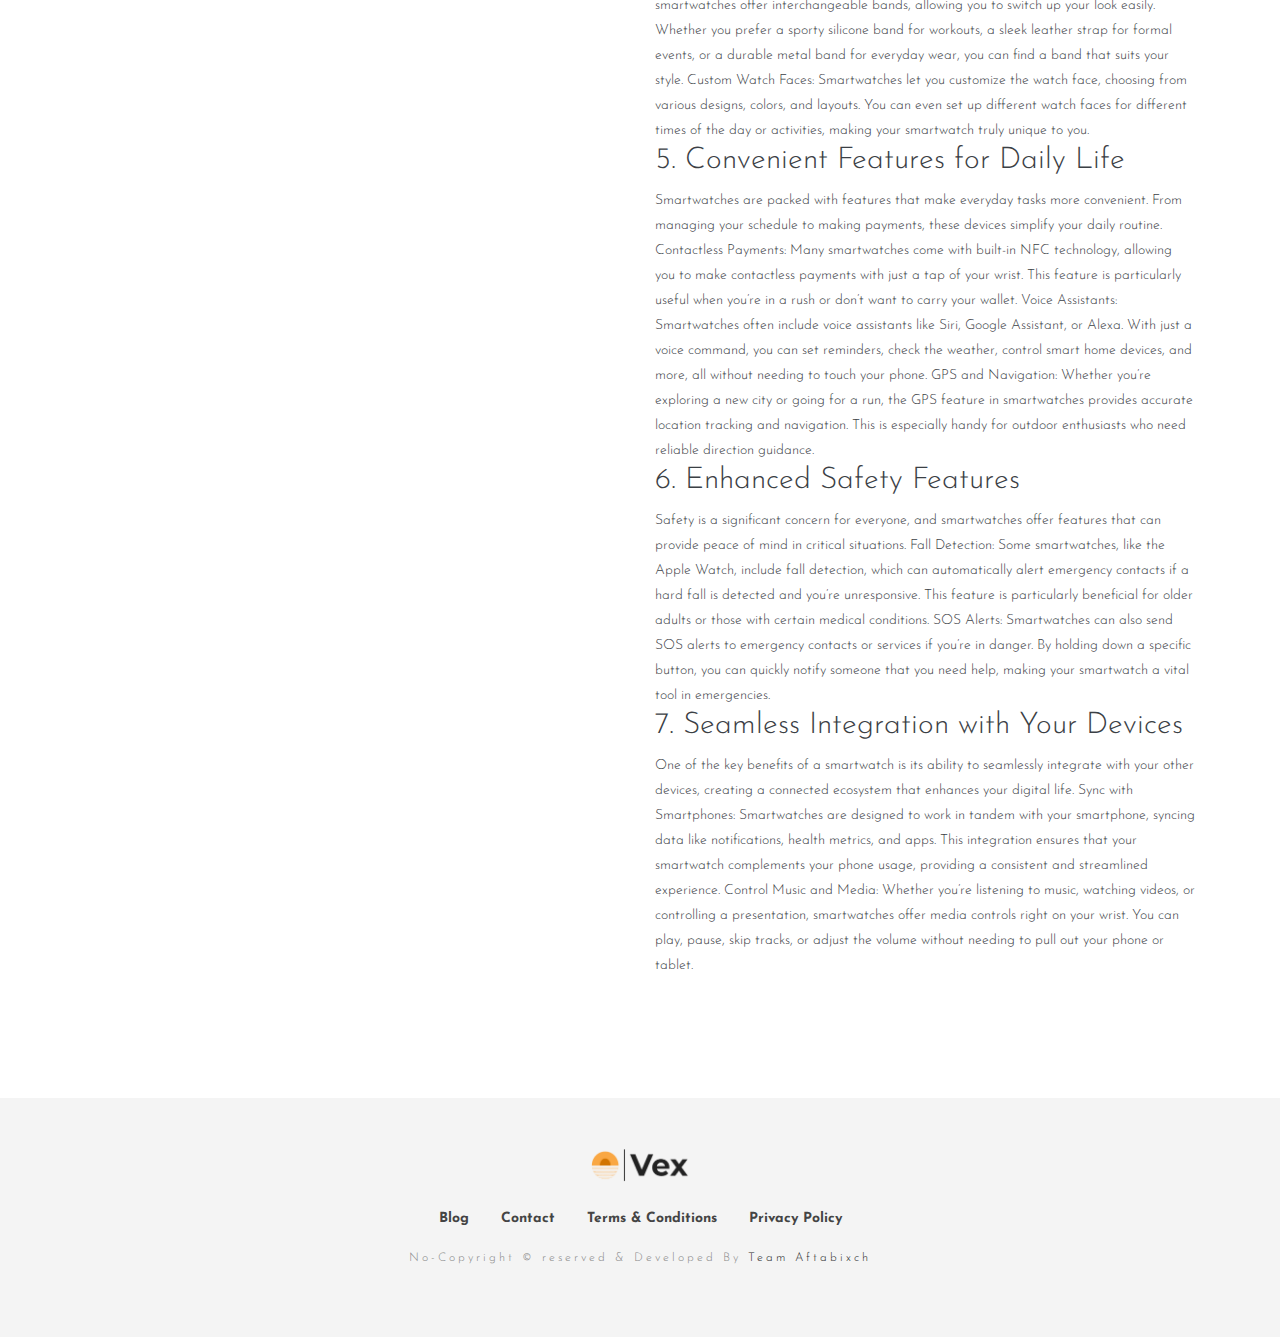
<file: blog-details4.html>
<!DOCTYPE html>
<html lang="en">
<head>

  <!-- ** Basic Page Needs ** -->
  <meta charset="utf-8">
  <title>Vex - Product Landing Page Boostarp Template</title>

  <!-- ** Mobile Specific Metas ** -->
  <meta http-equiv="X-UA-Compatible" content="IE=edge">
  <meta name="description" content="E_commerce store by Aftab">
  <meta name="viewport" content="width=device-width, initial-scale=1.0, maximum-scale=5.0">
  <meta name="author" content="E_commerce store by Aftab">
  <meta name="generator" content="E_commerce store by Aftab">
  
  <!-- ** Plugins Needed for the Project ** -->
  <link rel="stylesheet" href="https://fonts.googleapis.com/css?family=Droid&#43;Serif:400%7cJosefin&#43;Sans:300,400,600,700 ">
  <link rel="stylesheet" href="plugins/bootstrap/bootstrap.min.css ">
  <link rel="stylesheet" href="plugins/themefisher-font/themefisher-font.min.css ">
  <link rel="stylesheet" href="plugins/slick/slick.min.css ">
  
  <!-- Stylesheets -->
  <link href="css/style.css" rel="stylesheet">
  
  <!--Favicon-->
  <link rel="icon" href="images/favicon.png" type="image/x-icon">

</head><body id="body">
  
<!-- preloader start -->
<div class="preloader"></div>
<!-- preloader end -->

  
<header class="navigation sticky-top bg-white">
  <div class="container">
    <nav class="navbar navbar-expand-lg navbar-light">
      <a class="navbar-brand" href="index.html"> <img src="images/logo.png" alt="Vex" width="100px">
      </a>
      <button class="navbar-toggler p-0 border-0" type="button" data-toggle="collapse" data-target="#navigation"
        aria-controls="navigation" aria-expanded="false" aria-label="Toggle navigation">
        <span class="navbar-toggler-icon"></span>
      </button>

      <div class="collapse navbar-collapse text-center" id="navigation">
        <ul class="navbar-nav ml-auto mr-n0 mr-md-n3">

          <li class="nav-item">
            <a class="nav-link" href="index.html">Home</a>
          </li>

          <li class="nav-item">
            <a class="nav-link" href="products.html">Products</a>
          </li>

          <li class="nav-item">
            <a class="nav-link" href="blog.html">Blog</a>
          </li>

          <li class="nav-item dropdown">
            <a class="nav-link dropdown-toggle" href="#!" id="dropdown03" data-toggle="dropdown" aria-haspopup="true" aria-expanded="false">Pages <i class="tf-ion-chevron-down"></i></a>
            <ul class="dropdown-menu" aria-labelledby="dropdown03">
              <li><a class="dropdown-item" href="blog-details.html">Blog Details</a></li>
              <li><a class="dropdown-item" href="privacy-policy.html">Privacy Policy</a></li>
              <li><a class="dropdown-item" href="terms-conditions.html">Terms Conditions</a></li>
              
              <li class="dropdown dropdown-submenu dropright">
                <a class="dropdown-item dropdown-toggle" href="#!" id="dropdown0301" role="button" data-toggle="dropdown" aria-haspopup="true" aria-expanded="false">Sub Menu 01</a>
      
                <ul class="dropdown-menu" aria-labelledby="dropdown0301">
                  <li><a class="dropdown-item" href="index.html">Submenu 11</a></li>
                  <li><a class="dropdown-item" href="index.html">Submenu 12</a></li>
                </ul>
              </li>
              
              <li class="dropdown dropdown-submenu dropleft">
                <a class="dropdown-item dropdown-toggle" href="#!" id="dropdown0301" role="button" data-toggle="dropdown" aria-haspopup="true" aria-expanded="false">Sub Menu 02</a>
      
                <ul class="dropdown-menu" aria-labelledby="dropdown0301">
                  <li><a class="dropdown-item" href="index.html">Submenu 21</a></li>
                  <li><a class="dropdown-item" href="index.html">Submenu 22</a></li>
                </ul>
              </li>
            </ul>
          </li>

          <li class="nav-item">
            <a class="nav-link" href="index.html#testimonial">Review</a>
          </li>

          <li class="nav-item">
            <a class="nav-link" href="contact.html">Contact</a>
          </li>

        </ul>

      </div>
    </nav>
  </div>
</header>

<section class="section">
  <div class="container">
    <div class="row">
      <div class="col-md-5 mb-4 mb-md-0">
        <div class="sticky-image">
          <img class="img-fluid w-100" src="images/showcase/showcase-4.png" alt="How to choose right watch for you.">
        </div>
      </div>
      <div class="col-lg-6 col-md-7 offset-lg-1">
        <h1 class="mb-4">Watch That Matters</h1>
        <div class="content">
<P><H1>Why You Should Buy a Smartwatch</H1><br> The Perfect Blend of Functionality and Style
    In an increasingly digital world, where convenience and connectivity are paramount, the smartwatch has emerged as a must-have gadget for tech-savvy individuals. But beyond the allure of owning the latest tech, what makes a smartwatch truly worth buying? In this blog, we’ll delve into the many reasons why investing in a smartwatch could be one of the best decisions you make, offering you a perfect blend of functionality, style, and a healthier lifestyle.
    
    <h2>1. Stay Connected on the Go</h2>
    One of the primary advantages of a smartwatch is the ability to stay connected without constantly reaching for your phone. Whether you’re at the gym, in a meeting, or on the go, a smartwatch ensures that you’re never out of touch.
    
    Notifications at a Glance: Smartwatches provide instant access to notifications for calls, messages, emails, and social media updates directly on your wrist. You can quickly glance at your watch to see what’s happening, allowing you to stay informed without being distracted.
    
    Quick Responses: Many smartwatches allow you to respond to messages or answer calls directly from your wrist. This feature is particularly useful in situations where pulling out your phone might be inconvenient or inappropriate.
    
    <h2>2. A Fitness Tracker on Your Wrist</h2>
    Smartwatches have evolved into powerful fitness trackers that can monitor various aspects of your health and fitness routine. Whether you’re a fitness enthusiast or someone looking to improve their health, a smartwatch can be an invaluable companion.
    
    Activity Tracking: Most smartwatches come equipped with sensors that track your daily steps, distance traveled, calories burned, and even the number of floors climbed. This data helps you stay motivated and achieve your fitness goals.
    
    Heart Rate Monitoring: Continuous heart rate monitoring is a standard feature in many smartwatches. This allows you to keep an eye on your heart health, both during exercise and throughout the day, providing insights into your overall cardiovascular fitness.
    
    Workout Modes: Smartwatches often include multiple workout modes tailored to specific activities like running, cycling, swimming, and more. These modes track relevant metrics to help you optimize your workouts and measure your progress.
    
    <h2>3. Health Monitoring Features</h2>
    Beyond fitness tracking, smartwatches offer a range of health monitoring features that can help you maintain a healthier lifestyle and even detect potential health issues early.
    
    Sleep Tracking: Monitoring your sleep patterns is essential for understanding your overall well-being. Smartwatches can track the quality and duration of your sleep, providing insights that can help you improve your sleep habits.
    
    Stress Monitoring: Some smartwatches come with stress monitoring features that track your heart rate variability and other metrics to gauge your stress levels. These devices can suggest breathing exercises or mindfulness activities to help you manage stress effectively.
    
    Blood Oxygen Levels and ECG: Advanced smartwatches like the Apple Watch or Samsung Galaxy Watch offer health features such as blood oxygen level monitoring and electrocardiogram (ECG) readings. These features provide critical health data that can be shared with your doctor for a more comprehensive understanding of your health.
    
    <h2>4. Customizable to Suit Your Style</h2>
    A smartwatch is not just a piece of technology; it’s also a fashion accessory that you can customize to suit your style. With various designs, materials, and watch faces, smartwatches can be personalized to match any outfit or occasion.
    
    Interchangeable Bands: Many smartwatches offer interchangeable bands, allowing you to switch up your look easily. Whether you prefer a sporty silicone band for workouts, a sleek leather strap for formal events, or a durable metal band for everyday wear, you can find a band that suits your style.
    
    Custom Watch Faces: Smartwatches let you customize the watch face, choosing from various designs, colors, and layouts. You can even set up different watch faces for different times of the day or activities, making your smartwatch truly unique to you.
    
    <h2>5. Convenient Features for Daily Life</h2>
    Smartwatches are packed with features that make everyday tasks more convenient. From managing your schedule to making payments, these devices simplify your daily routine.
    
    Contactless Payments: Many smartwatches come with built-in NFC technology, allowing you to make contactless payments with just a tap of your wrist. This feature is particularly useful when you’re in a rush or don’t want to carry your wallet.
    
    Voice Assistants: Smartwatches often include voice assistants like Siri, Google Assistant, or Alexa. With just a voice command, you can set reminders, check the weather, control smart home devices, and more, all without needing to touch your phone.
    
    GPS and Navigation: Whether you’re exploring a new city or going for a run, the GPS feature in smartwatches provides accurate location tracking and navigation. This is especially handy for outdoor enthusiasts who need reliable direction guidance.
    
    <h2>6. Enhanced Safety Features</h2>
    Safety is a significant concern for everyone, and smartwatches offer features that can provide peace of mind in critical situations.
    
    Fall Detection: Some smartwatches, like the Apple Watch, include fall detection, which can automatically alert emergency contacts if a hard fall is detected and you’re unresponsive. This feature is particularly beneficial for older adults or those with certain medical conditions.
    
    SOS Alerts: Smartwatches can also send SOS alerts to emergency contacts or services if you’re in danger. By holding down a specific button, you can quickly notify someone that you need help, making your smartwatch a vital tool in emergencies.
    
    <h2>7. Seamless Integration with Your Devices</h2>
    One of the key benefits of a smartwatch is its ability to seamlessly integrate with your other devices, creating a connected ecosystem that enhances your digital life.
    
    Sync with Smartphones: Smartwatches are designed to work in tandem with your smartphone, syncing data like notifications, health metrics, and apps. This integration ensures that your smartwatch complements your phone usage, providing a consistent and streamlined experience.
    
    Control Music and Media: Whether you’re listening to music, watching videos, or controlling a presentation, smartwatches offer media controls right on your wrist. You can play, pause, skip tracks, or adjust the volume without needing to pull out your phone or tablet.
              </P>                
        </div>
      </div>
    </div>
  </div>
</section>

<script src="plugins/jquery/jquery.js"></script>

<script src="plugins/bootstrap/bootstrap.min.js"></script>

<script src="plugins/slick/slick.min.js"></script>

<script src="js/script.js"></script>
</body>
</html>
<footer>
  <div class="container text-center">
    <div class="row">
      <div class="col-md-12">
        <div class="block">
          <a href="index.html" class="mb-4 d-inline-block"> <img src="images/logo.png" alt="Vex" width="100px"> </a>
          <ul class="list-inline footer-menu">
            
            <li class="list-inline-item">
              <a href="blog.html">Blog</a>
            </li>
            
            <li class="list-inline-item">
              <a href="contact.html">Contact</a>
            </li>
            
            <li class="list-inline-item">
              <a href="terms-conditions.html">Terms &amp; Conditions</a>
            </li>
            
            <li class="list-inline-item">
              <a href="privacy-policy.html">Privacy Policy</a>
            </li>
            
          </ul>
          <p class="copyright-text">No-Copyright &copy; reserved &amp; Developed By <a href="https://www.instagram.com/mr_pheonix0.5/"> Team Aftabixch</a></p>
        </div>
      </div>
    </div>
  </div>
</footer>
</file>
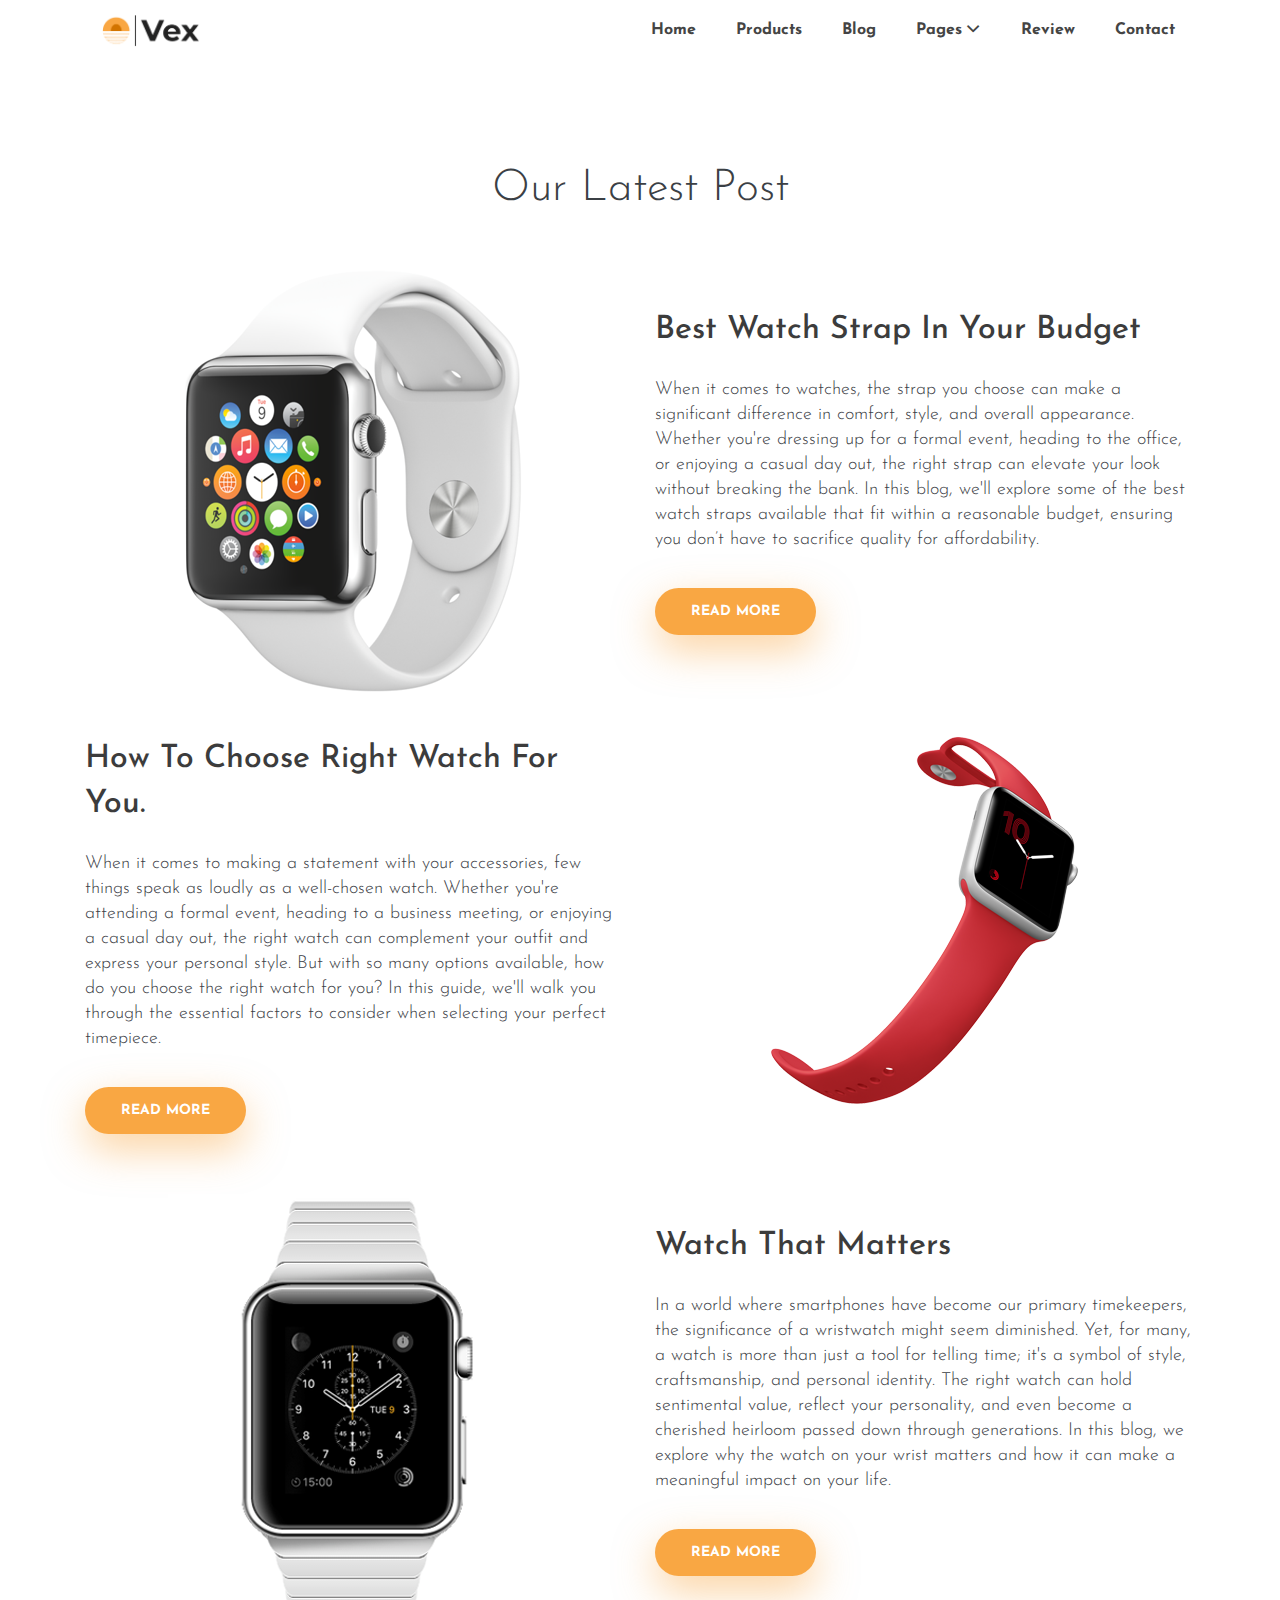
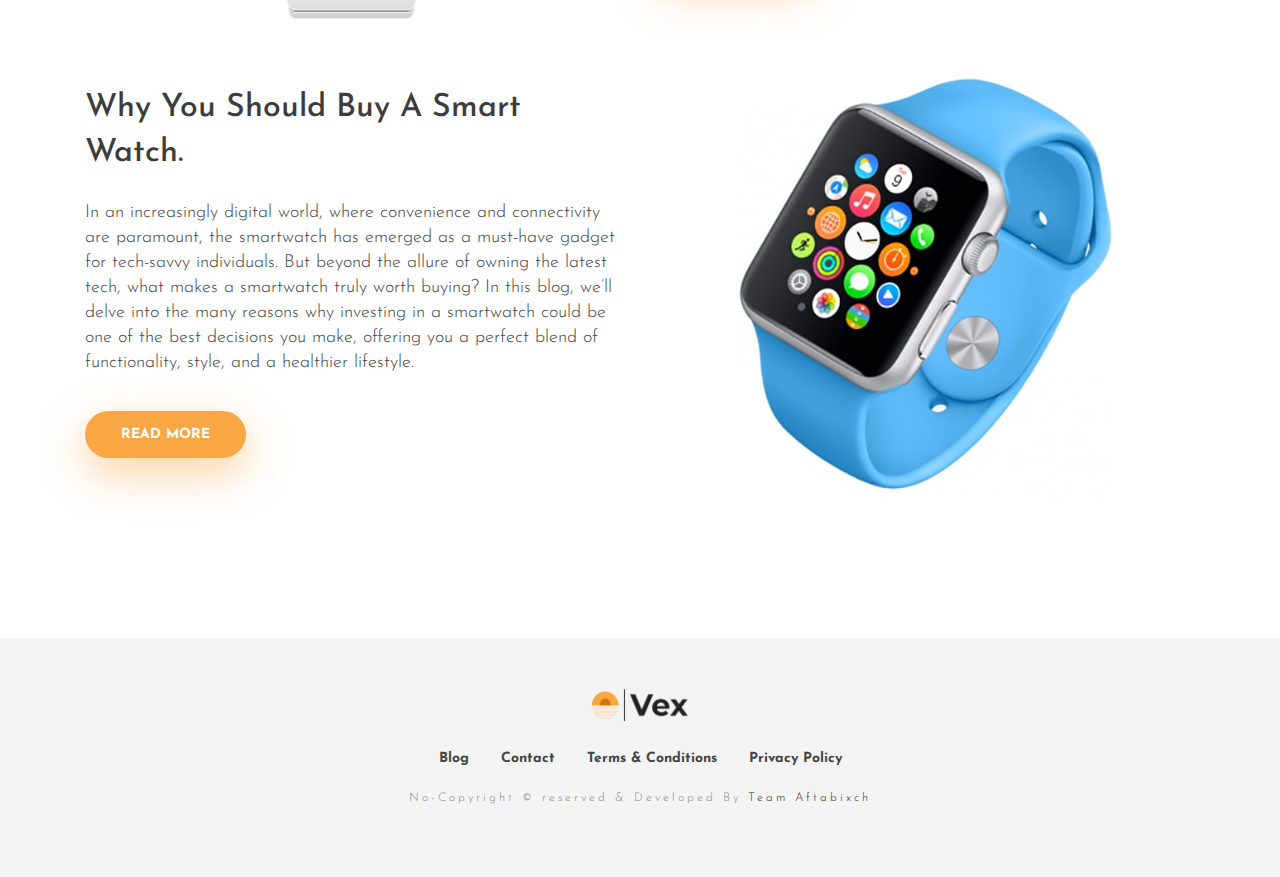
<file: blog.html>
<!DOCTYPE html>
<html lang="en">
<head>

  <!-- ** Basic Page Needs ** -->
  <meta charset="utf-8">
  <title>Vex - Product Landing Page Boostarp Template</title>

  <!-- ** Mobile Specific Metas ** -->
  <meta http-equiv="X-UA-Compatible" content="IE=edge">
  <meta name="description" content="E_commerce store by Aftab">
  <meta name="viewport" content="width=device-width, initial-scale=1.0, maximum-scale=5.0">
  <meta name="author" content="E_commerce store by Aftab">
  <meta name="generator" content="E_commerce store by Aftab">
  
  <!-- ** Plugins Needed for the Project ** -->
  <link rel="stylesheet" href="https://fonts.googleapis.com/css?family=Droid&#43;Serif:400%7cJosefin&#43;Sans:300,400,600,700 ">
  <link rel="stylesheet" href="plugins/bootstrap/bootstrap.min.css ">
  <link rel="stylesheet" href="plugins/themefisher-font/themefisher-font.min.css ">
  <link rel="stylesheet" href="plugins/slick/slick.min.css ">
  
  <!-- Stylesheets -->
  <link href="css/style.css" rel="stylesheet">
  
  <!--Favicon-->
  <link rel="icon" href="images/favicon.png" type="image/x-icon">

</head><body id="body">
  
<!-- preloader start -->
<div class="preloader"></div>
<!-- preloader end -->

  
<header class="navigation sticky-top bg-white">
  <div class="container">
    <nav class="navbar navbar-expand-lg navbar-light">
      <a class="navbar-brand" href="index.html"> <img src="images/logo.png" alt="Vex" width="100px">
      </a>
      <button class="navbar-toggler p-0 border-0" type="button" data-toggle="collapse" data-target="#navigation"
        aria-controls="navigation" aria-expanded="false" aria-label="Toggle navigation">
        <span class="navbar-toggler-icon"></span>
      </button>

      <div class="collapse navbar-collapse text-center" id="navigation">
        <ul class="navbar-nav ml-auto mr-n0 mr-md-n3">

          <li class="nav-item">
            <a class="nav-link" href="index.html">Home</a>
          </li>

          <li class="nav-item">
            <a class="nav-link" href="products.html">Products</a>
          </li>

          <li class="nav-item">
            <a class="nav-link" href="blog.html">Blog</a>
          </li>

          <li class="nav-item dropdown">
            <a class="nav-link dropdown-toggle" href="#!" id="dropdown03" data-toggle="dropdown" aria-haspopup="true" aria-expanded="false">Pages <i class="tf-ion-chevron-down"></i></a>
            <ul class="dropdown-menu" aria-labelledby="dropdown03">
              <li><a class="dropdown-item" href="blog-details.html">Blog Details</a></li>
              <li><a class="dropdown-item" href="privacy-policy.html">Privacy Policy</a></li>
              <li><a class="dropdown-item" href="terms-conditions.html">Terms Conditions</a></li>
              
              <li class="dropdown dropdown-submenu dropright">
                <a class="dropdown-item dropdown-toggle" href="#!" id="dropdown0301" role="button" data-toggle="dropdown" aria-haspopup="true" aria-expanded="false">Sub Menu 01</a>
      
                <ul class="dropdown-menu" aria-labelledby="dropdown0301">
                  <li><a class="dropdown-item" href="index.html">Submenu 11</a></li>
                  <li><a class="dropdown-item" href="index.html">Submenu 12</a></li>
                </ul>
              </li>
              
              <li class="dropdown dropdown-submenu dropleft">
                <a class="dropdown-item dropdown-toggle" href="#!" id="dropdown0301" role="button" data-toggle="dropdown" aria-haspopup="true" aria-expanded="false">Sub Menu 02</a>
      
                <ul class="dropdown-menu" aria-labelledby="dropdown0301">
                  <li><a class="dropdown-item" href="index.html">Submenu 21</a></li>
                  <li><a class="dropdown-item" href="index.html">Submenu 22</a></li>
                </ul>
              </li>
            </ul>
          </li>

          <li class="nav-item">
            <a class="nav-link" href="index.html#testimonial">Review</a>
          </li>

          <li class="nav-item">
            <a class="nav-link" href="contact.html">Contact</a>
          </li>

        </ul>

      </div>
    </nav>
  </div>
</header>

<section class="feature-list section">
  <div class="container">
    <div class="row">
      <div class="col-12 text-center mb-5">
        <h1>Our Latest Post</h1>
      </div>
    </div>
    
    <div class="row mb-40">
      <div class="col-md-6 text-center mb-5 mb-lg-0">
        <img class="img-fluid" src="images/showcase/showcase-3.png" alt="">
      </div>
      <div class="col-md-6 align-self-center text-center text-md-left">
        <div class="content">
          <h4 class="subheading"><a class="link-title" href="blog-details1.html">Best Watch Strap In Your Budget</a></h4>
          <p>When it comes to watches, the strap you choose can make a significant difference in comfort, style, and overall appearance. Whether you're dressing up for a formal event, heading to the office, or enjoying a casual day out, the right strap can elevate your look without breaking the bank. In this blog, we'll explore some of the best watch straps available that fit within a reasonable budget, ensuring you don’t have to sacrifice quality for affordability.</p>
          <a href="blog-details1.html" class="btn btn-main btn-main-sm">Read More</a>
        </div>
      </div>
    </div>
    
    <div class="row mb-40">
      <div class="col-md-6 order-md-1 order-2 align-self-center text-center text-md-left">
        <div class="content">
          <h4 class="subheading"><a class="link-title" href="blog-detail2.html">How to choose right watch for you.</a></h4>
          <p>When it comes to making a statement with your accessories, few things speak as loudly as a well-chosen watch. Whether you're attending a formal event, heading to a business meeting, or enjoying a casual day out, the right watch can complement your outfit and express your personal style. But with so many options available, how do you choose the right watch for you? In this guide, we'll walk you through the essential factors to consider when selecting your perfect timepiece.</p>
          <a href="blog-detail2.html" class="btn btn-main btn-main-sm">Read More</a>
        </div>
      </div>
      <div class="col-md-6 order-md-2 order-1 text-center mb-5 mb-lg-0">
        <img class="img-fluid" src="images/showcase/showcase-1.png" alt="">
      </div>
    </div>
    
    
    <div class="row mb-40">
      <div class="col-md-6 text-center mb-5 mb-lg-0">
        <img class="img-fluid" src="images/showcase/showcase-4.png" alt="">
      </div>
      <div class="col-md-6 align-self-center text-center text-md-left">
        <div class="content">
          <h4 class="subheading"><a class="link-title" href="blog-details3.html">Watch That Matters</a></h4>
          <p>In a world where smartphones have become our primary timekeepers, the significance of a wristwatch might seem diminished. Yet, for many, a watch is more than just a tool for telling time; it's a symbol of style, craftsmanship, and personal identity. The right watch can hold sentimental value, reflect your personality, and even become a cherished heirloom passed down through generations. In this blog, we explore why the watch on your wrist matters and how it can make a meaningful impact on your life.</p>
          <a href="blog-details3.html" class="btn btn-main btn-main-sm">Read More</a>
        </div>
      </div>
    </div>
    
    <div class="row mb-40">
      <div class="col-md-6 order-md-1 order-2 align-self-center text-center text-md-left">
        <div class="content">
          <h4 class="subheading"><a class="link-title" href="blog-details4.html">Why You Should Buy a Smart Watch.</a></h4>
          <p>In an increasingly digital world, where convenience and connectivity are paramount, the smartwatch has emerged as a must-have gadget for tech-savvy individuals. But beyond the allure of owning the latest tech, what makes a smartwatch truly worth buying? In this blog, we’ll delve into the many reasons why investing in a smartwatch could be one of the best decisions you make, offering you a perfect blend of functionality, style, and a healthier lifestyle.</p>
          <a href="blog-details4.html" class="btn btn-main btn-main-sm">Read More</a>
        </div>
      </div>
      <div class="col-md-6 order-md-2 order-1 text-center mb-5 mb-lg-0">
        <img class="img-fluid" src="images/showcase/showcase-2.png" alt="">
      </div>
    </div>
    
    
  </div>
</section>

<script src="plugins/jquery/jquery.js"></script>

<script src="plugins/bootstrap/bootstrap.min.js"></script>

<script src="plugins/slick/slick.min.js"></script>

<script src="js/script.js"></script>
</body>
</html>
<footer>
  <div class="container text-center">
    <div class="row">
      <div class="col-md-12">
        <div class="block">
          <a href="index.html" class="mb-4 d-inline-block"> <img src="images/logo.png" alt="Vex" width="100px"> </a>
          <ul class="list-inline footer-menu">
            
            <li class="list-inline-item">
              <a href="blog.html">Blog</a>
            </li>
            
            <li class="list-inline-item">
              <a href="contact.html">Contact</a>
            </li>
            
            <li class="list-inline-item">
              <a href="terms-conditions.html">Terms &amp; Conditions</a>
            </li>
            
            <li class="list-inline-item">
              <a href="privacy-policy.html">Privacy Policy</a>
            </li>
            
          </ul>
          <p class="copyright-text">No-Copyright &copy; reserved &amp; Developed By <a href="https://www.instagram.com/mr_pheonix0.5/"> Team Aftabixch</a></p>
        </div>
      </div>
    </div>
  </div>
</footer>
</file>
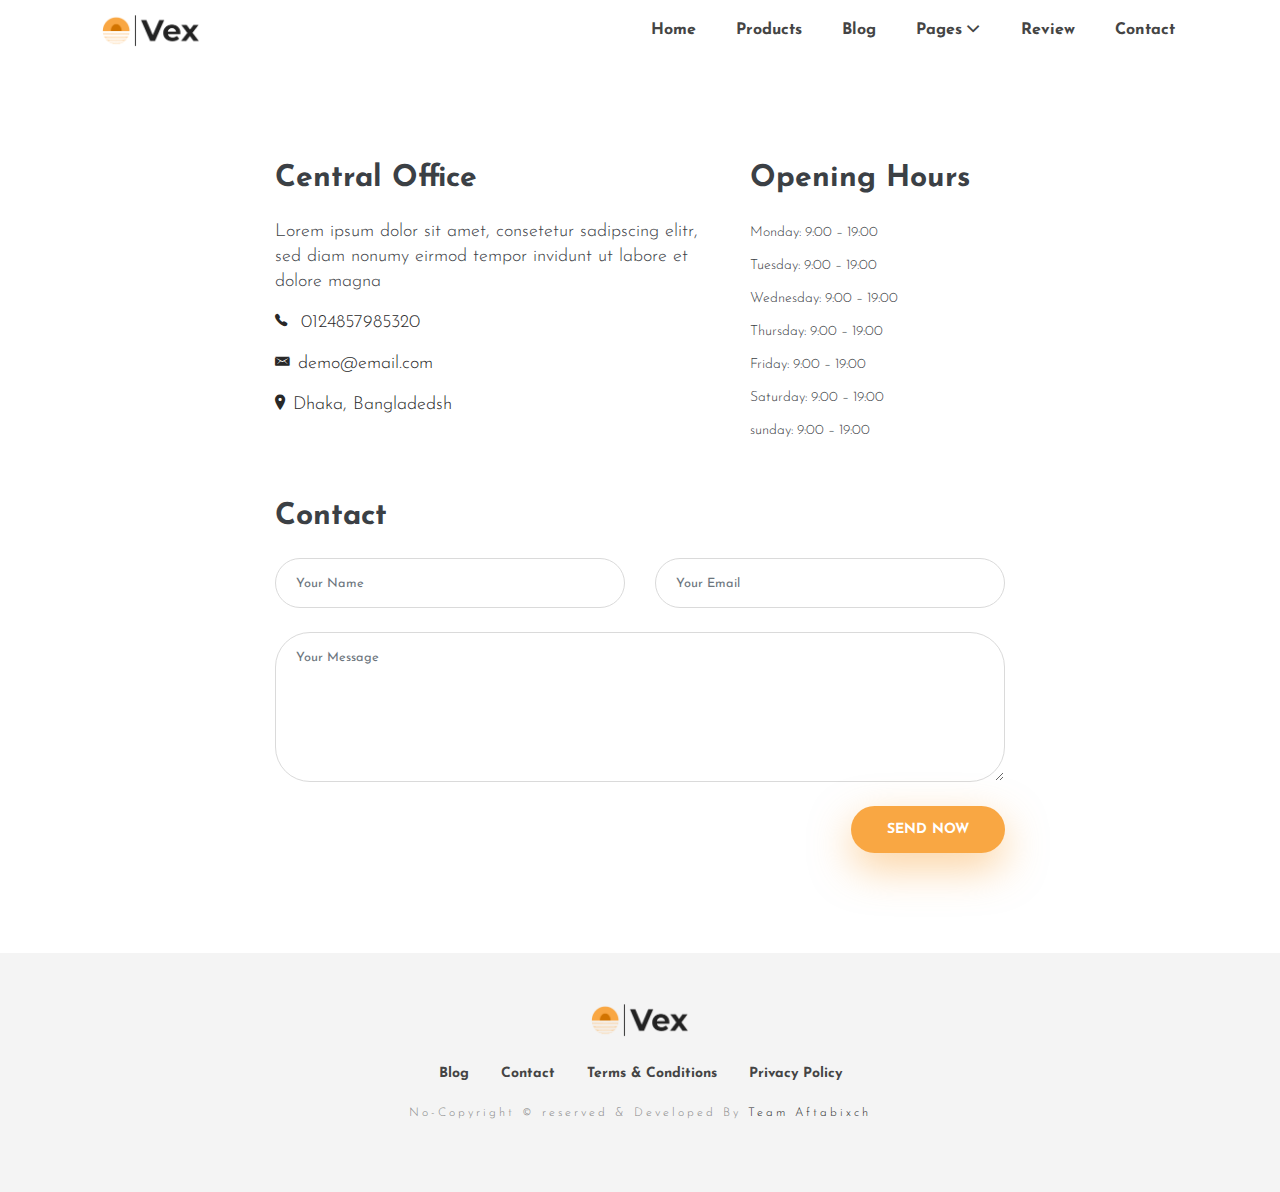
<file: contact.html>
<!DOCTYPE html>
<html lang="en">
<head>

  <!-- ** Basic Page Needs ** -->
  <meta charset="utf-8">
  <title>Vex - Product Landing Page Boostarp Template</title>

  <!-- ** Mobile Specific Metas ** -->
  <meta http-equiv="X-UA-Compatible" content="IE=edge">
  <meta name="description" content="E_commerce store by Aftab">
  <meta name="viewport" content="width=device-width, initial-scale=1.0, maximum-scale=5.0">
  <meta name="author" content="E_commerce store by Aftab">
  <meta name="generator" content="E_commerce store by Aftab">
  
  <!-- ** Plugins Needed for the Project ** -->
  <link rel="stylesheet" href="https://fonts.googleapis.com/css?family=Droid&#43;Serif:400%7cJosefin&#43;Sans:300,400,600,700 ">
  <link rel="stylesheet" href="plugins/bootstrap/bootstrap.min.css ">
  <link rel="stylesheet" href="plugins/themefisher-font/themefisher-font.min.css ">
  <link rel="stylesheet" href="plugins/slick/slick.min.css ">
  
  <!-- Stylesheets -->
  <link href="css/style.css" rel="stylesheet">
  
  <!--Favicon-->
  <link rel="icon" href="images/favicon.png" type="image/x-icon">

</head><body id="body">
  
<!-- preloader start -->
<div class="preloader"></div>
<!-- preloader end -->

  
<header class="navigation sticky-top bg-white">
  <div class="container">
    <nav class="navbar navbar-expand-lg navbar-light">
      <a class="navbar-brand" href="index.html"> <img src="images/logo.png" alt="Vex" width="100px">
      </a>
      <button class="navbar-toggler p-0 border-0" type="button" data-toggle="collapse" data-target="#navigation"
        aria-controls="navigation" aria-expanded="false" aria-label="Toggle navigation">
        <span class="navbar-toggler-icon"></span>
      </button>

      <div class="collapse navbar-collapse text-center" id="navigation">
        <ul class="navbar-nav ml-auto mr-n0 mr-md-n3">

          <li class="nav-item">
            <a class="nav-link" href="index.html">Home</a>
          </li>

          <li class="nav-item">
            <a class="nav-link" href="products.html">Products</a>
          </li>

          <li class="nav-item">
            <a class="nav-link" href="blog.html">Blog</a>
          </li>

          <li class="nav-item dropdown">
            <a class="nav-link dropdown-toggle" href="#!" id="dropdown03" data-toggle="dropdown" aria-haspopup="true" aria-expanded="false">Pages <i class="tf-ion-chevron-down"></i></a>
            <ul class="dropdown-menu" aria-labelledby="dropdown03">
              <li><a class="dropdown-item" href="blog-details.html">Blog Details</a></li>
              <li><a class="dropdown-item" href="privacy-policy.html">Privacy Policy</a></li>
              <li><a class="dropdown-item" href="terms-conditions.html">Terms Conditions</a></li>
              
              <li class="dropdown dropdown-submenu dropright">
                <a class="dropdown-item dropdown-toggle" href="#!" id="dropdown0301" role="button" data-toggle="dropdown" aria-haspopup="true" aria-expanded="false">Sub Menu 01</a>
      
                <ul class="dropdown-menu" aria-labelledby="dropdown0301">
                  <li><a class="dropdown-item" href="index.html">Submenu 11</a></li>
                  <li><a class="dropdown-item" href="index.html">Submenu 12</a></li>
                </ul>
              </li>
              
              <li class="dropdown dropdown-submenu dropleft">
                <a class="dropdown-item dropdown-toggle" href="#!" id="dropdown0301" role="button" data-toggle="dropdown" aria-haspopup="true" aria-expanded="false">Sub Menu 02</a>
      
                <ul class="dropdown-menu" aria-labelledby="dropdown0301">
                  <li><a class="dropdown-item" href="index.html">Submenu 21</a></li>
                  <li><a class="dropdown-item" href="index.html">Submenu 22</a></li>
                </ul>
              </li>
            </ul>
          </li>

          <li class="nav-item">
            <a class="nav-link" href="index.html#testimonial">Review</a>
          </li>

          <li class="nav-item">
            <a class="nav-link" href="contact.html">Contact</a>
          </li>

        </ul>

      </div>
    </nav>
  </div>
</header>

<section class="section">
  <div class="container">
    <div class="row justify-content-center">
      
      <div class="col-lg-5 col-sm-6 mb-5">
        <h2 class="font-weight-bold mb-4">Central Office</h2>
        <p>Lorem ipsum dolor sit amet, consetetur sadipscing elitr, sed diam nonumy eirmod tempor invidunt ut labore et dolore magna</p>
        <ul class="list-unstyled contact-list">
          <li class="mb-3"><a href="tel:0124857985320"><i class="tf-ion-ios-telephone mr-2"></i>
              0124857985320</a></li>
          <li class="mb-3"><a href="mailto:demo@email.com"><i class="tf-ion-email mr-2"></i>demo@email.com</a></li>
          <li class="mb-3"><i class="tf-ion-ios-location mr-2"></i>Dhaka, Bangladedsh
          </li>
        </ul>
      </div>
      
      <div class="col-lg-3 col-sm-6 mb-5">
        
        <h2 class="font-weight-bold mb-4">Opening Hours</h2>
        <ul class="list-unstyled">
          
          <li class="mb-2">Monday: 9:00 – 19:00</li>
          
          <li class="mb-2">Tuesday: 9:00 – 19:00</li>
          
          <li class="mb-2">Wednesday: 9:00 – 19:00</li>
          
          <li class="mb-2">Thursday: 9:00 – 19:00</li>
          
          <li class="mb-2">Friday: 9:00 – 19:00</li>
          
          <li class="mb-2">Saturday: 9:00 – 19:00</li>
          
          <li class="mb-2">sunday: 9:00 – 19:00</li>
          
        </ul>
        
      </div>
    </div>
    <div class="row justify-content-center">
      <div class="col-lg-8">
        <h2 class="font-weight-bold mb-4">Contact</h2>
        <form action="#" method="POST" class="row">
          <div class="col-lg-6 mb-3">
            <input type="text" class="form-control mb-2" id="name" name="name" placeholder="Your Name" required>
          </div>
          <div class="col-lg-6 mb-3">
            <input type="email" class="form-control mb-2" id="email" name="email" placeholder="Your Email" required>
          </div>
          <div class="col-12 mb-3">
            <textarea name="message" id="message" class="form-control mb-2" placeholder="Your Message" required></textarea>
          </div>
          <div class="col-12 text-right">
            <button type="submit" value="send" class="btn btn-main btn-main-sm">Send Now</button>
          </div>
        </form>
      </div>
    </div>
  </div>
</section>

<script src="plugins/jquery/jquery.js"></script>

<script src="plugins/bootstrap/bootstrap.min.js"></script>

<script src="plugins/slick/slick.min.js"></script>

<script src="js/script.js"></script>
</body>
</html>
<footer>
  <div class="container text-center">
    <div class="row">
      <div class="col-md-12">
        <div class="block">
          <a href="index.html" class="mb-4 d-inline-block"> <img src="images/logo.png" alt="Vex" width="100px"> </a>
          <ul class="list-inline footer-menu">
            
            <li class="list-inline-item">
              <a href="blog.html">Blog</a>
            </li>
            
            <li class="list-inline-item">
              <a href="contact.html">Contact</a>
            </li>
            
            <li class="list-inline-item">
              <a href="terms-conditions.html">Terms &amp; Conditions</a>
            </li>
            
            <li class="list-inline-item">
              <a href="privacy-policy.html">Privacy Policy</a>
            </li>
            
          </ul>
          <p class="copyright-text">No-Copyright &copy; reserved &amp; Developed By <a href="https://www.instagram.com/mr_pheonix0.5/"> Team Aftabixch</a></p>
        </div>
      </div>
    </div>
  </div>
</footer>
</file>
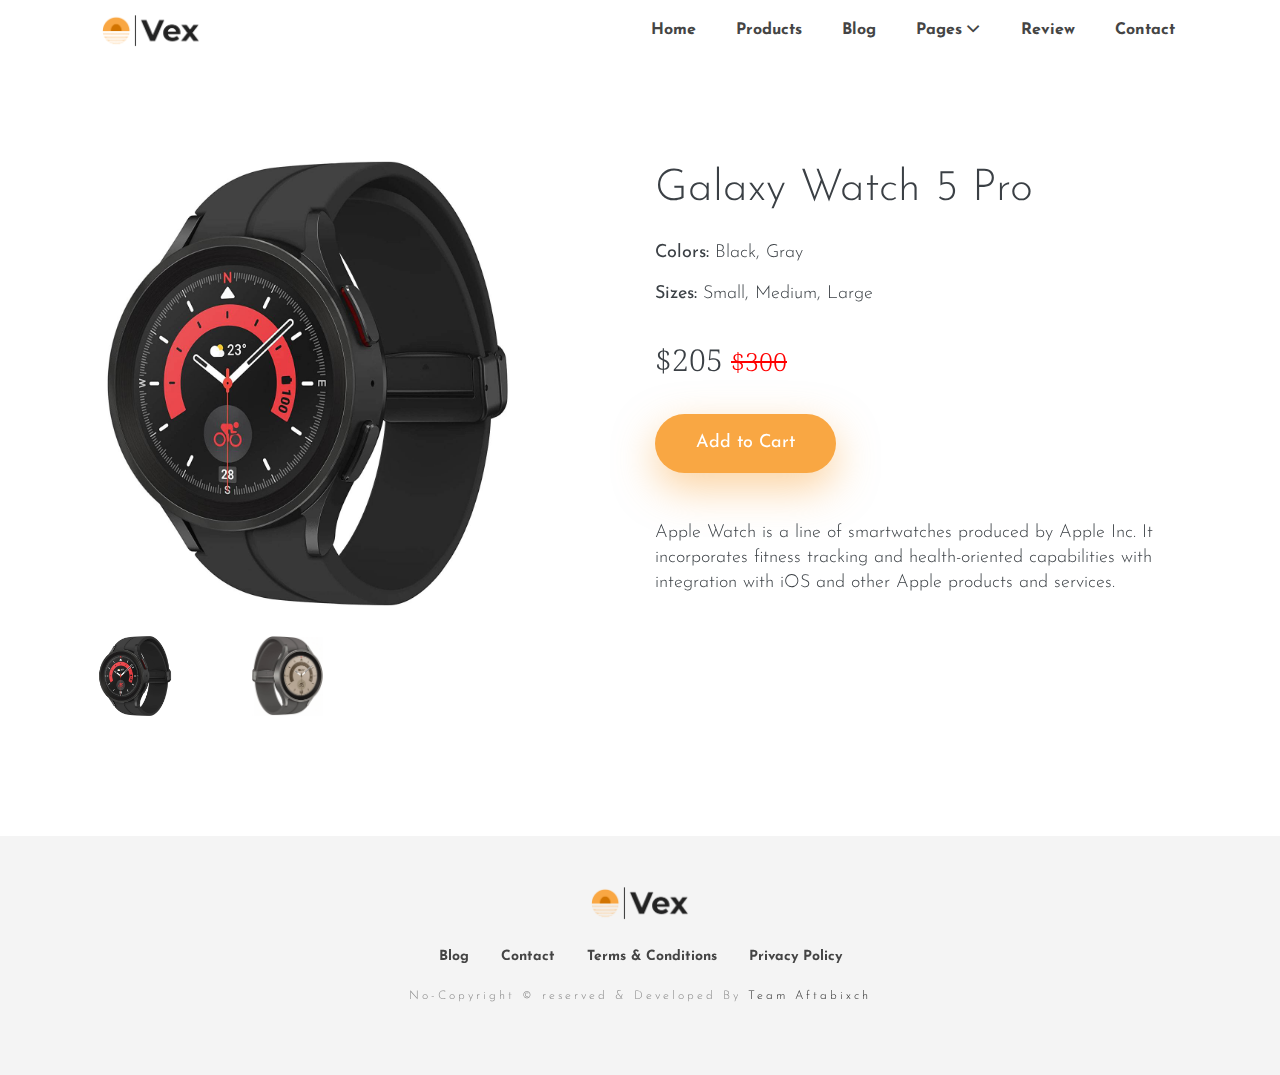
<file: galaxy.html>
<!DOCTYPE html>
<html lang="en">
<head>

  <!-- ** Basic Page Needs ** -->
  <meta charset="utf-8">
  <title>Vex - Product Landing Page Boostarp Template</title>

  <!-- ** Mobile Specific Metas ** -->
  <meta http-equiv="X-UA-Compatible" content="IE=edge">
  <meta name="description" content="E_commerce store by Aftab">
  <meta name="viewport" content="width=device-width, initial-scale=1.0, maximum-scale=5.0">
  <meta name="author" content="E_commerce store by Aftab">
  <meta name="generator" content="E_commerce store by Aftab">
  
  <!-- ** Plugins Needed for the Project ** -->
  <link rel="stylesheet" href="https://fonts.googleapis.com/css?family=Droid&#43;Serif:400%7cJosefin&#43;Sans:300,400,600,700 ">
  <link rel="stylesheet" href="plugins/bootstrap/bootstrap.min.css ">
  <link rel="stylesheet" href="plugins/themefisher-font/themefisher-font.min.css ">
  <link rel="stylesheet" href="plugins/slick/slick.min.css ">
  
  <!-- Stylesheets -->
  <link href="css/style.css" rel="stylesheet">
  
  <!--Favicon-->
  <link rel="icon" href="images/favicon.png" type="image/x-icon">

</head><body id="body">
  
<!-- preloader start -->
<div class="preloader"></div>
<!-- preloader end -->

  
<header class="navigation sticky-top bg-white">
  <div class="container">
    <nav class="navbar navbar-expand-lg navbar-light">
      <a class="navbar-brand" href="index.html"> <img src="images/logo.png" alt="Vex" width="100px">
      </a>
      <button class="navbar-toggler p-0 border-0" type="button" data-toggle="collapse" data-target="#navigation"
        aria-controls="navigation" aria-expanded="false" aria-label="Toggle navigation">
        <span class="navbar-toggler-icon"></span>
      </button>

      <div class="collapse navbar-collapse text-center" id="navigation">
        <ul class="navbar-nav ml-auto mr-n0 mr-md-n3">

          <li class="nav-item">
            <a class="nav-link" href="index.html">Home</a>
          </li>

          <li class="nav-item">
            <a class="nav-link" href="products.html">Products</a>
          </li>

          <li class="nav-item">
            <a class="nav-link" href="blog.html">Blog</a>
          </li>

          <li class="nav-item dropdown">
            <a class="nav-link dropdown-toggle" href="#!" id="dropdown03" data-toggle="dropdown" aria-haspopup="true" aria-expanded="false">Pages <i class="tf-ion-chevron-down"></i></a>
            <ul class="dropdown-menu" aria-labelledby="dropdown03">
              <li><a class="dropdown-item" href="blog-details.html">Blog Details</a></li>
              <li><a class="dropdown-item" href="product-details.html">Product Details</a></li>
              <li><a class="dropdown-item" href="privacy-policy.html">Privacy Policy</a></li>
              <li><a class="dropdown-item" href="terms-conditions.html">Terms Conditions</a></li>
              
              <li class="dropdown dropdown-submenu dropright">
                <a class="dropdown-item dropdown-toggle" href="#!" id="dropdown0301" role="button" data-toggle="dropdown" aria-haspopup="true" aria-expanded="false">Sub Menu 01</a>
      
                <ul class="dropdown-menu" aria-labelledby="dropdown0301">
                  <li><a class="dropdown-item" href="index.html">Submenu 11</a></li>
                  <li><a class="dropdown-item" href="index.html">Submenu 12</a></li>
                </ul>
              </li>
              
              <li class="dropdown dropdown-submenu dropleft">
                <a class="dropdown-item dropdown-toggle" href="#!" id="dropdown0301" role="button" data-toggle="dropdown" aria-haspopup="true" aria-expanded="false">Sub Menu 02</a>
      
                <ul class="dropdown-menu" aria-labelledby="dropdown0301">
                  <li><a class="dropdown-item" href="index.html">Submenu 21</a></li>
                  <li><a class="dropdown-item" href="index.html">Submenu 22</a></li>
                </ul>
              </li>
            </ul>
          </li>

          <li class="nav-item">
            <a class="nav-link" href="index.html#testimonial">Review</a>
          </li>

          <li class="nav-item">
            <a class="nav-link" href="contact.html">Contact</a>
          </li>

        </ul>

      </div>
    </nav>
  </div>
</header>

<section class="section">
  <div class="container">
    <div class="row">
      <div class="col-md-5 mb-4 mb-md-0">

        <div class="product-image-slider">

          <div data-image="product image/galaxywatch5pro.jpg">
            <img class="img-fluid w-100" src="product image/galaxywatch5pro.jpg" alt="product-image">
          </div>

          <div data-image="product image/galxy5prosec.png">
            <img class="img-fluid w-100" src="product image/galxy5prosec.png" alt="product-image">
          </div>

        </div>
      </div>
      <div class="col-lg-6 col-md-7 offset-lg-1">
        <h1 class="mb-4">Galaxy Watch 5 Pro</h1>
        <p><strong>Colors: </strong>Black, Gray</p>
        <p><strong>Sizes: </strong>Small, Medium, Large</p>
        <p class="price py-4">$205
          <s class="price">$300</s>
        </p>
        <button class="snipcart-add-item btn btn-main mb-5" data-item-id="apple-watch__25.00"
          data-item-name="Apple Watch" data-item-image="product image/galaxywatch5pro.jpg" data-item-price="25.00"
          data-item-url="product image/galxy5prosec.png" data-item-custom1-name="Choose Color"
          data-item-custom1-options="Black|White|Gray" data-item-custom2-name="Choose Size"
          data-item-custom2-options="Small|Medium|Large">Add to Cart
        </button>
        <div class="content">
          <p>Apple Watch is a line of smartwatches produced by Apple Inc. It incorporates fitness tracking and
            health-oriented capabilities with integration with iOS and other Apple products and services.</p>
        </div>
      </div>
    </div>
  </div>
</section>

<script src="plugins/jquery/jquery.js"></script>

<script src="plugins/bootstrap/bootstrap.min.js"></script>

<script src="plugins/slick/slick.min.js"></script>

<script src="js/script.js"></script>
</body>
</html>
<footer>
    <div class="container text-center">
        <div class="row">
          <div class="col-md-12">
            <div class="block">
              <a href="index.html" class="mb-4 d-inline-block"> <img src="images/logo.png" alt="Vex" width="100px"> </a>
              <ul class="list-inline footer-menu">
                
                <li class="list-inline-item">
                  <a href="blog.html">Blog</a>
                </li>
                
                <li class="list-inline-item">
                  <a href="contact.html">Contact</a>
                </li>
                
                <li class="list-inline-item">
                  <a href="terms-conditions.html">Terms &amp; Conditions</a>
                </li>
                
                <li class="list-inline-item">
                  <a href="privacy-policy.html">Privacy Policy</a>
                </li>
                
              </ul>
              <p class="copyright-text">No-Copyright &copy; reserved &amp; Developed By <a href="https://www.instagram.com/mr_pheonix0.5/"> Team Aftabixch</a></p>
            </div>
          </div>
        </div>
      </div>
    </footer>
</file>
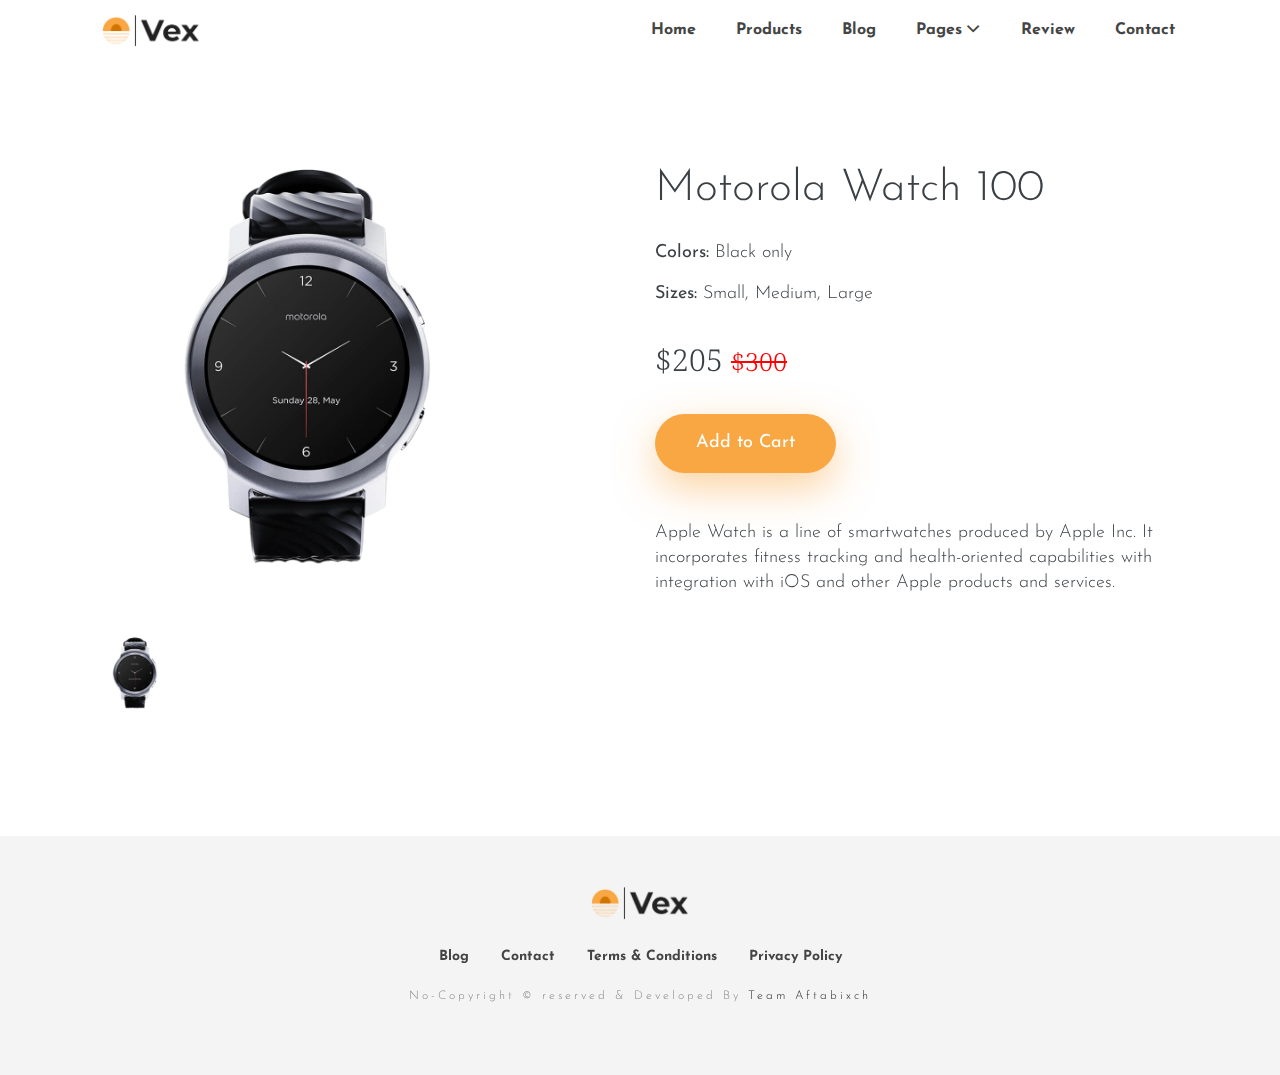
<file: moto100.html>
<!DOCTYPE html>
<html lang="en">
<head>

  <!-- ** Basic Page Needs ** -->
  <meta charset="utf-8">
  <title>Vex - Product Landing Page Boostarp Template</title>

  <!-- ** Mobile Specific Metas ** -->
  <meta http-equiv="X-UA-Compatible" content="IE=edge">
  <meta name="description" content="E_commerce store by Aftab">
  <meta name="viewport" content="width=device-width, initial-scale=1.0, maximum-scale=5.0">
  <meta name="author" content="E_commerce store by Aftab">
  <meta name="generator" content="E_commerce store by Aftab">
  
  <!-- ** Plugins Needed for the Project ** -->
  <link rel="stylesheet" href="https://fonts.googleapis.com/css?family=Droid&#43;Serif:400%7cJosefin&#43;Sans:300,400,600,700 ">
  <link rel="stylesheet" href="plugins/bootstrap/bootstrap.min.css ">
  <link rel="stylesheet" href="plugins/themefisher-font/themefisher-font.min.css ">
  <link rel="stylesheet" href="plugins/slick/slick.min.css ">
  
  <!-- Stylesheets -->
  <link href="css/style.css" rel="stylesheet">
  
  <!--Favicon-->
  <link rel="icon" href="images/favicon.png" type="image/x-icon">

</head><body id="body">
  
<!-- preloader start -->
<div class="preloader"></div>
<!-- preloader end -->

  
<header class="navigation sticky-top bg-white">
  <div class="container">
    <nav class="navbar navbar-expand-lg navbar-light">
      <a class="navbar-brand" href="index.html"> <img src="images/logo.png" alt="Vex" width="100px">
      </a>
      <button class="navbar-toggler p-0 border-0" type="button" data-toggle="collapse" data-target="#navigation"
        aria-controls="navigation" aria-expanded="false" aria-label="Toggle navigation">
        <span class="navbar-toggler-icon"></span>
      </button>

      <div class="collapse navbar-collapse text-center" id="navigation">
        <ul class="navbar-nav ml-auto mr-n0 mr-md-n3">

          <li class="nav-item">
            <a class="nav-link" href="index.html">Home</a>
          </li>

          <li class="nav-item">
            <a class="nav-link" href="products.html">Products</a>
          </li>

          <li class="nav-item">
            <a class="nav-link" href="blog.html">Blog</a>
          </li>

          <li class="nav-item dropdown">
            <a class="nav-link dropdown-toggle" href="#!" id="dropdown03" data-toggle="dropdown" aria-haspopup="true" aria-expanded="false">Pages <i class="tf-ion-chevron-down"></i></a>
            <ul class="dropdown-menu" aria-labelledby="dropdown03">
              <li><a class="dropdown-item" href="blog-details.html">Blog Details</a></li>
              <li><a class="dropdown-item" href="product-details.html">Product Details</a></li>
              <li><a class="dropdown-item" href="privacy-policy.html">Privacy Policy</a></li>
              <li><a class="dropdown-item" href="terms-conditions.html">Terms Conditions</a></li>
              
              <li class="dropdown dropdown-submenu dropright">
                <a class="dropdown-item dropdown-toggle" href="#!" id="dropdown0301" role="button" data-toggle="dropdown" aria-haspopup="true" aria-expanded="false">Sub Menu 01</a>
      
                <ul class="dropdown-menu" aria-labelledby="dropdown0301">
                  <li><a class="dropdown-item" href="index.html">Submenu 11</a></li>
                  <li><a class="dropdown-item" href="index.html">Submenu 12</a></li>
                </ul>
              </li>
              
              <li class="dropdown dropdown-submenu dropleft">
                <a class="dropdown-item dropdown-toggle" href="#!" id="dropdown0301" role="button" data-toggle="dropdown" aria-haspopup="true" aria-expanded="false">Sub Menu 02</a>
      
                <ul class="dropdown-menu" aria-labelledby="dropdown0301">
                  <li><a class="dropdown-item" href="index.html">Submenu 21</a></li>
                  <li><a class="dropdown-item" href="index.html">Submenu 22</a></li>
                </ul>
              </li>
            </ul>
          </li>

          <li class="nav-item">
            <a class="nav-link" href="index.html#testimonial">Review</a>
          </li>

          <li class="nav-item">
            <a class="nav-link" href="contact.html">Contact</a>
          </li>

        </ul>

      </div>
    </nav>
  </div>
</header>

<section class="section">
  <div class="container">
    <div class="row">
      <div class="col-md-5 mb-4 mb-md-0">

        <div class="product-image-slider">

          <div data-image="product image/motoblack2.png">
            <img class="img-fluid w-100" src="product image/motoblack2.png" alt="product-image">
          </div>
          
        </div>
      </div>
      <div class="col-lg-6 col-md-7 offset-lg-1">
        <h1 class="mb-4">Motorola Watch 100</h1>
        <p><strong>Colors: </strong>Black only</p>
        <p><strong>Sizes: </strong>Small, Medium, Large</p>
        <p class="price py-4">$205
          <s class="price">$300</s>
        </p>
        <button class="snipcart-add-item btn btn-main mb-5" data-item-id="apple-watch__25.00"
          data-item-name="Apple Watch" data-item-image="product image/galaxywatch5pro.jpg" data-item-price="25.00"
          data-item-url="product image/galxy5prosec.png" data-item-custom1-name="Choose Color"
          data-item-custom1-options="Black|White|Gray" data-item-custom2-name="Choose Size"
          data-item-custom2-options="Small|Medium|Large">Add to Cart
        </button>
        <div class="content">
          <p>Apple Watch is a line of smartwatches produced by Apple Inc. It incorporates fitness tracking and
            health-oriented capabilities with integration with iOS and other Apple products and services.</p>
        </div>
      </div>
    </div>
  </div>
</section>

<script src="plugins/jquery/jquery.js"></script>

<script src="plugins/bootstrap/bootstrap.min.js"></script>

<script src="plugins/slick/slick.min.js"></script>

<script src="js/script.js"></script>
</body>
</html>
<footer>
    <div class="container text-center">
        <div class="row">
          <div class="col-md-12">
            <div class="block">
              <a href="index.html" class="mb-4 d-inline-block"> <img src="images/logo.png" alt="Vex" width="100px"> </a>
              <ul class="list-inline footer-menu">
                
                <li class="list-inline-item">
                  <a href="blog.html">Blog</a>
                </li>
                
                <li class="list-inline-item">
                  <a href="contact.html">Contact</a>
                </li>
                
                <li class="list-inline-item">
                  <a href="terms-conditions.html">Terms &amp; Conditions</a>
                </li>
                
                <li class="list-inline-item">
                  <a href="privacy-policy.html">Privacy Policy</a>
                </li>
                
              </ul>
              <p class="copyright-text">No-Copyright &copy; reserved &amp; Developed By <a href="https://www.instagram.com/mr_pheonix0.5/"> Team Aftabixch</a></p>
            </div>
          </div>
        </div>
      </div>
    </footer>
</file>
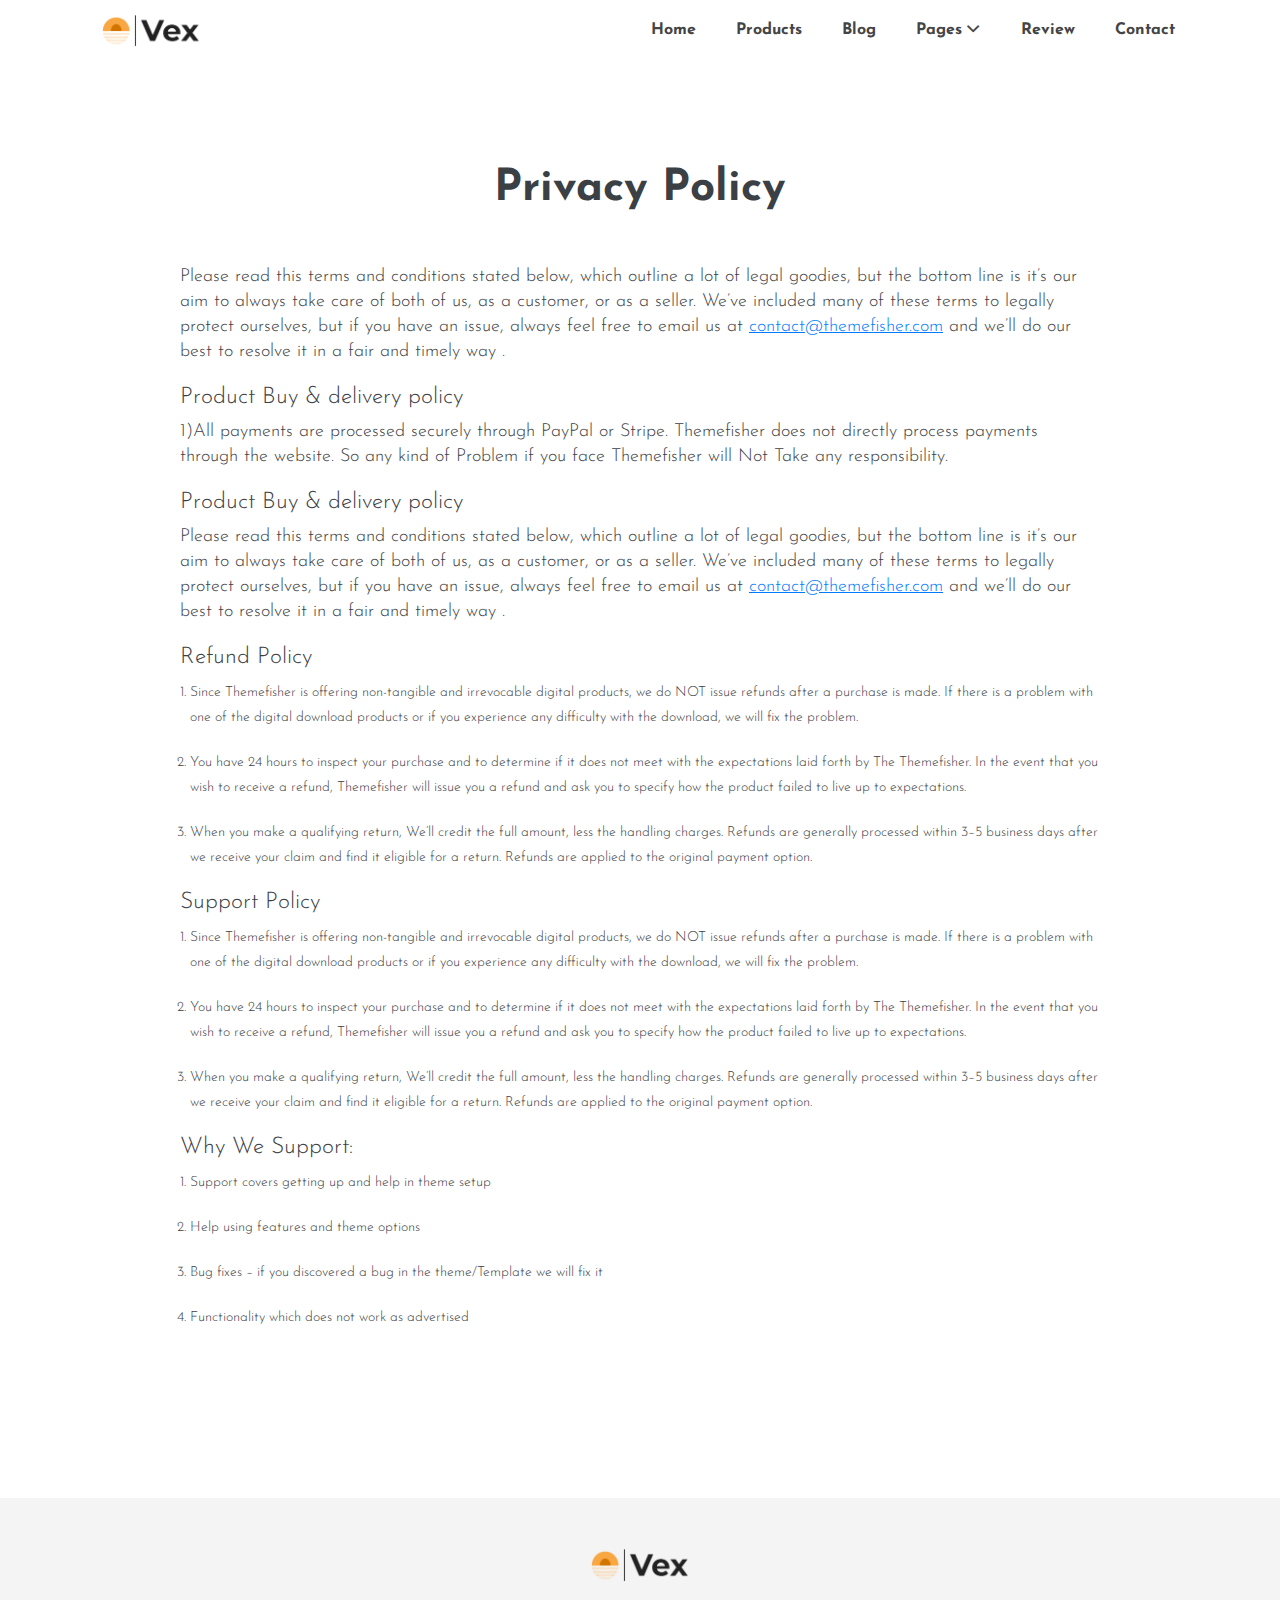
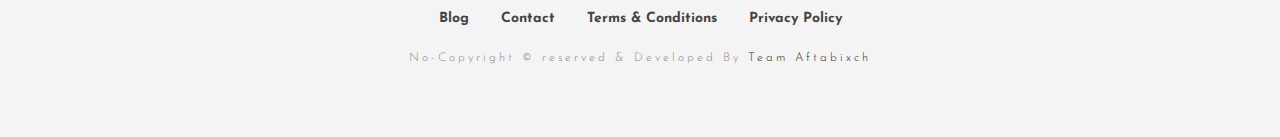
<file: privacy-policy.html>
<!DOCTYPE html>
<html lang="en">
<head>

  <!-- ** Basic Page Needs ** -->
  <meta charset="utf-8">
  <title>Vex - Product Landing Page Boostarp Template</title>

  <!-- ** Mobile Specific Metas ** -->
  <meta http-equiv="X-UA-Compatible" content="IE=edge">
  <meta name="description" content="E_commerce store by Aftab">
  <meta name="viewport" content="width=device-width, initial-scale=1.0, maximum-scale=5.0">
  <meta name="author" content="E_commerce store by Aftab">
  <meta name="generator" content="E_commerce store by Aftab">
  
  <!-- ** Plugins Needed for the Project ** -->
  <link rel="stylesheet" href="https://fonts.googleapis.com/css?family=Droid&#43;Serif:400%7cJosefin&#43;Sans:300,400,600,700 ">
  <link rel="stylesheet" href="plugins/bootstrap/bootstrap.min.css ">
  <link rel="stylesheet" href="plugins/themefisher-font/themefisher-font.min.css ">
  <link rel="stylesheet" href="plugins/slick/slick.min.css ">
  
  <!-- Stylesheets -->
  <link href="css/style.css" rel="stylesheet">
  
  <!--Favicon-->
  <link rel="icon" href="images/favicon.png" type="image/x-icon">

</head><body id="body">
  
<!-- preloader start -->
<div class="preloader"></div>
<!-- preloader end -->

  
<header class="navigation sticky-top bg-white">
  <div class="container">
    <nav class="navbar navbar-expand-lg navbar-light">
      <a class="navbar-brand" href="index.html"> <img src="images/logo.png" alt="Vex" width="100px">
      </a>
      <button class="navbar-toggler p-0 border-0" type="button" data-toggle="collapse" data-target="#navigation"
        aria-controls="navigation" aria-expanded="false" aria-label="Toggle navigation">
        <span class="navbar-toggler-icon"></span>
      </button>

      <div class="collapse navbar-collapse text-center" id="navigation">
        <ul class="navbar-nav ml-auto mr-n0 mr-md-n3">

          <li class="nav-item">
            <a class="nav-link" href="index.html">Home</a>
          </li>

          <li class="nav-item">
            <a class="nav-link" href="products.html">Products</a>
          </li>

          <li class="nav-item">
            <a class="nav-link" href="blog.html">Blog</a>
          </li>

          <li class="nav-item dropdown">
            <a class="nav-link dropdown-toggle" href="#!" id="dropdown03" data-toggle="dropdown" aria-haspopup="true" aria-expanded="false">Pages <i class="tf-ion-chevron-down"></i></a>
            <ul class="dropdown-menu" aria-labelledby="dropdown03">
              <li><a class="dropdown-item" href="blog-details.html">Blog Details</a></li>
              <li><a class="dropdown-item" href="privacy-policy.html">Privacy Policy</a></li>
              <li><a class="dropdown-item" href="terms-conditions.html">Terms Conditions</a></li>
              
              <li class="dropdown dropdown-submenu dropright">
                <a class="dropdown-item dropdown-toggle" href="#!" id="dropdown0301" role="button" data-toggle="dropdown" aria-haspopup="true" aria-expanded="false">Sub Menu 01</a>
      
                <ul class="dropdown-menu" aria-labelledby="dropdown0301">
                  <li><a class="dropdown-item" href="index.html">Submenu 11</a></li>
                  <li><a class="dropdown-item" href="index.html">Submenu 12</a></li>
                </ul>
              </li>
              
              <li class="dropdown dropdown-submenu dropleft">
                <a class="dropdown-item dropdown-toggle" href="#!" id="dropdown0301" role="button" data-toggle="dropdown" aria-haspopup="true" aria-expanded="false">Sub Menu 02</a>
      
                <ul class="dropdown-menu" aria-labelledby="dropdown0301">
                  <li><a class="dropdown-item" href="index.html">Submenu 21</a></li>
                  <li><a class="dropdown-item" href="index.html">Submenu 22</a></li>
                </ul>
              </li>
            </ul>
          </li>

          <li class="nav-item">
            <a class="nav-link" href="index.html#testimonial">Review</a>
          </li>

          <li class="nav-item">
            <a class="nav-link" href="contact.html">Contact</a>
          </li>

        </ul>

      </div>
    </nav>
  </div>
</header>

<section class="section">
  <div class="container">
    <div class="row justify-content-center">
      <div class="col-lg-10 text-center mb-5">
        <h1 class="font-weight-bold">Privacy Policy</h1>
      </div>
      <div class="col-lg-10 mb-5">
        <div class="content">
          <p>Please read this terms and conditions stated below, which outline a lot of legal goodies, but the bottom line is it’s our aim to always take care of both of us, as a customer, or as a seller. We’ve included many of these terms to legally protect ourselves, but if you have an issue, always feel free to email us at <a href="mailto:contact@themefisher.com">contact@themefisher.com</a> and we’ll do our best to resolve it in a fair and timely way .</p>
          <h3 id="product-buy--delivery-policy">Product Buy &amp; delivery policy</h3>
          <p>1)All payments are processed securely through PayPal or Stripe. Themefisher does not directly process payments through the website. So any kind of Problem if you face Themefisher will Not Take any responsibility.</p>
          <h3 id="product-buy--delivery-policy-1">Product Buy &amp; delivery policy</h3>
          <p>Please read this terms and conditions stated below, which outline a lot of legal goodies, but the bottom line is it’s our aim to always take care of both of us, as a customer, or as a seller. We’ve included many of these terms to legally protect ourselves, but if you have an issue, always feel free to email us at <a href="mailto:contact@themefisher.com">contact@themefisher.com</a> and we’ll do our best to resolve it in a fair and timely way .</p>
          <h3 id="refund-policy">Refund Policy</h3>
          <ol>
          <li>Since Themefisher is offering non-tangible and irrevocable digital products, we do NOT issue refunds after a purchase is made. If there is a problem with one of the digital download products or if you experience any difficulty with the download, we will fix the problem.</li>
          <li>You have 24 hours to inspect your purchase and to determine if it does not meet with the expectations laid forth by The Themefisher. In the event that you wish to receive a refund, Themefisher will issue you a refund and ask you to specify how the product failed to live up to expectations.</li>
          <li>When you make a qualifying return, We’ll credit the full amount, less the handling charges. Refunds are generally processed within 3–5 business days after we receive your claim and find it eligible for a return. Refunds are applied to the original payment option.</li>
          </ol>
          <h3 id="support-policy">Support Policy</h3>
          <ol>
          <li>Since Themefisher is offering non-tangible and irrevocable digital products, we do NOT issue refunds after a purchase is made. If there is a problem with one of the digital download products or if you experience any difficulty with the download, we will fix the problem.</li>
          <li>You have 24 hours to inspect your purchase and to determine if it does not meet with the expectations laid forth by The Themefisher. In the event that you wish to receive a refund, Themefisher will issue you a refund and ask you to specify how the product failed to live up to expectations.</li>
          <li>When you make a qualifying return, We’ll credit the full amount, less the handling charges. Refunds are generally processed within 3–5 business days after we receive your claim and find it eligible for a return. Refunds are applied to the original payment option.</li>
          </ol>
          <h3 id="why-we-support">Why We Support:</h3>
          <ol>
            <li>Support covers getting up and help in theme setup</li>
            <li>Help using features and theme options</li>
            <li>Bug fixes – if you discovered a bug in the theme/Template we will fix it</li>
            <li>Functionality which does not work as advertised</li>
          </ol>
        </div>
      </div>
    </div>
  </div>
</section>

<script src="plugins/jquery/jquery.js"></script>

<script src="plugins/bootstrap/bootstrap.min.js"></script>

<script src="plugins/slick/slick.min.js"></script>

<script src="js/script.js"></script>
</body>
</html>
<footer>
  <div class="container text-center">
    <div class="row">
      <div class="col-md-12">
        <div class="block">
          <a href="index.html" class="mb-4 d-inline-block"> <img src="images/logo.png" alt="Vex" width="100px"> </a>
          <ul class="list-inline footer-menu">
            
            <li class="list-inline-item">
              <a href="blog.html">Blog</a>
            </li>
            
            <li class="list-inline-item">
              <a href="contact.html">Contact</a>
            </li>
            
            <li class="list-inline-item">
              <a href="terms-conditions.html">Terms &amp; Conditions</a>
            </li>
            
            <li class="list-inline-item">
              <a href="privacy-policy.html">Privacy Policy</a>
            </li>
            
          </ul>
          <p class="copyright-text">No-Copyright &copy; reserved &amp; Developed By <a href="https://www.instagram.com/mr_pheonix0.5/"> Team Aftabixch</a></p>
        </div>
      </div>
    </div>
  </div>
</footer>
</file>
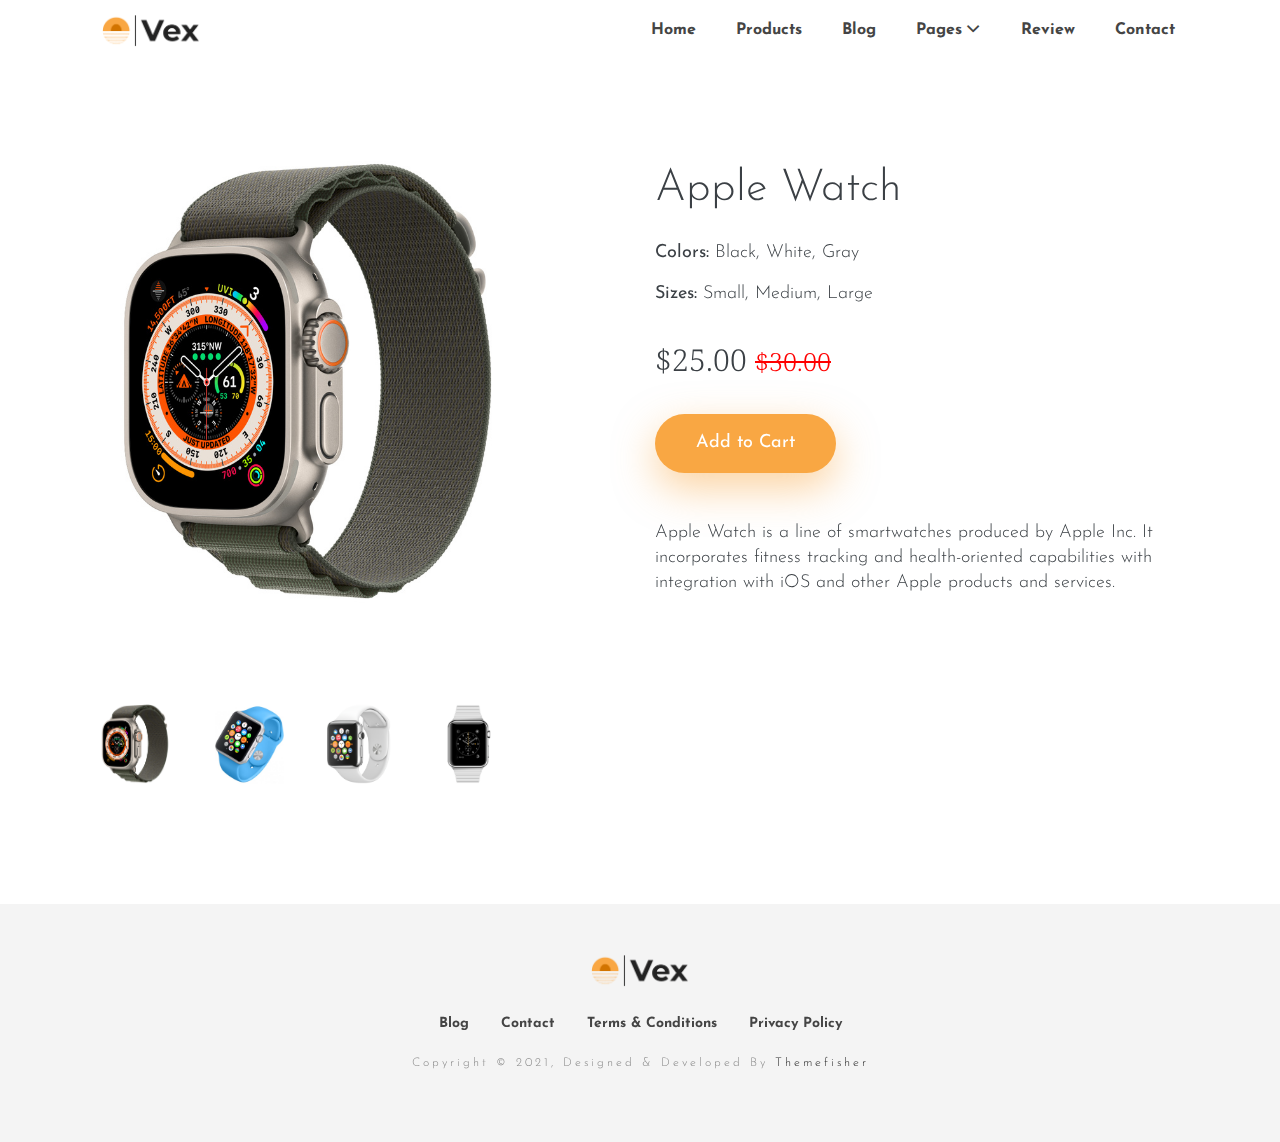
<file: product-details.html>
<!DOCTYPE html>
<html lang="en">
<head>

  <!-- ** Basic Page Needs ** -->
  <meta charset="utf-8">
  <title>Vex-BY-AFTab </title>

  <!-- ** Mobile Specific Metas ** -->
  <meta http-equiv="X-UA-Compatible" content="IE=edge">
  <meta name="description" content="E_commerce store by Aftab">
  <meta name="viewport" content="width=device-width, initial-scale=1.0, maximum-scale=5.0">
  <meta name="author" content="E_commerce store by Aftab">
  <meta name="generator" content="E_commerce store by Aftab">
  
  <!-- ** Plugins Needed for the Project ** -->
  <link rel="stylesheet" href="https://fonts.googleapis.com/css?family=Droid&#43;Serif:400%7cJosefin&#43;Sans:300,400,600,700 ">
  <link rel="stylesheet" href="plugins/bootstrap/bootstrap.min.css ">
  <link rel="stylesheet" href="plugins/themefisher-font/themefisher-font.min.css ">
  <link rel="stylesheet" href="plugins/slick/slick.min.css ">
  
  <!-- Stylesheets -->
  <link href="css/style.css" rel="stylesheet">
  
  <!--Favicon-->
  <link rel="icon" href="images/favicon.png" type="image/x-icon">

</head><body id="body">
  
<!-- preloader start -->
<div class="preloader"></div>
<!-- preloader end -->

  
<header class="navigation sticky-top bg-white">
  <div class="container">
    <nav class="navbar navbar-expand-lg navbar-light">
      <a class="navbar-brand" href="index.html"> <img src="images/logo.png" alt="Vex" width="100px">
      </a>
      <button class="navbar-toggler p-0 border-0" type="button" data-toggle="collapse" data-target="#navigation"
        aria-controls="navigation" aria-expanded="false" aria-label="Toggle navigation">
        <span class="navbar-toggler-icon"></span>
      </button>

      <div class="collapse navbar-collapse text-center" id="navigation">
        <ul class="navbar-nav ml-auto mr-n0 mr-md-n3">

          <li class="nav-item">
            <a class="nav-link" href="index.html">Home</a>
          </li>

          <li class="nav-item">
            <a class="nav-link" href="products.html">Products</a>
          </li>

          <li class="nav-item">
            <a class="nav-link" href="blog.html">Blog</a>
          </li>

          <li class="nav-item dropdown">
            <a class="nav-link dropdown-toggle" href="#!" id="dropdown03" data-toggle="dropdown" aria-haspopup="true" aria-expanded="false">Pages <i class="tf-ion-chevron-down"></i></a>
            <ul class="dropdown-menu" aria-labelledby="dropdown03">
              <li><a class="dropdown-item" href="blog-details.html">Blog Details</a></li>
              <li><a class="dropdown-item" href="product-details.html">Product Details</a></li>
              <li><a class="dropdown-item" href="privacy-policy.html">Privacy Policy</a></li>
              <li><a class="dropdown-item" href="terms-conditions.html">Terms Conditions</a></li>
              
              <li class="dropdown dropdown-submenu dropright">
                <a class="dropdown-item dropdown-toggle" href="#!" id="dropdown0301" role="button" data-toggle="dropdown" aria-haspopup="true" aria-expanded="false">Sub Menu 01</a>
      
                <ul class="dropdown-menu" aria-labelledby="dropdown0301">
                  <li><a class="dropdown-item" href="index.html">Submenu 11</a></li>
                  <li><a class="dropdown-item" href="index.html">Submenu 12</a></li>
                </ul>
              </li>
              
              <li class="dropdown dropdown-submenu dropleft">
                <a class="dropdown-item dropdown-toggle" href="#!" id="dropdown0301" role="button" data-toggle="dropdown" aria-haspopup="true" aria-expanded="false">Sub Menu 02</a>
      
                <ul class="dropdown-menu" aria-labelledby="dropdown0301">
                  <li><a class="dropdown-item" href="index.html">Submenu 21</a></li>
                  <li><a class="dropdown-item" href="index.html">Submenu 22</a></li>
                </ul>
              </li>
            </ul>
          </li>

          <li class="nav-item">
            <a class="nav-link" href="index.html#testimonial">Review</a>
          </li>

          <li class="nav-item">
            <a class="nav-link" href="contact.html">Contact</a>
          </li>

        </ul>

      </div>
    </nav>
  </div>
</header>

<section class="section">
  <div class="container">
    <div class="row">
      <div class="col-md-5 mb-4 mb-md-0">

        <div class="product-image-slider">

          <div data-image="product image/applewatch.jpg">
            <img class="img-fluid w-100" src="product image/applewatch.jpg" alt="product-image">
          </div>

          <div data-image="images/showcase/showcase-2.png">
            <img class="img-fluid w-100" src="images/showcase/showcase-2.png" alt="product-image">
          </div>

          <div data-image="images/showcase/showcase-3.png">
            <img class="img-fluid w-100" src="images/showcase/showcase-3.png" alt="product-image">
          </div>

          <div data-image="images/showcase/showcase-4.png">
            <img class="img-fluid w-100" src="images/showcase/showcase-4.png" alt="product-image">
          </div>

        </div>
      </div>
      <div class="col-lg-6 col-md-7 offset-lg-1">
        <h1 class="mb-4">Apple Watch</h1>
        <p><strong>Colors: </strong>Black, White, Gray</p>
        <p><strong>Sizes: </strong>Small, Medium, Large</p>
        <p class="price py-4">$25.00
          <s class="price">$30.00</s>
        </p>
        <button class="snipcart-add-item btn btn-main mb-5" data-item-id="apple-watch__25.00"
          data-item-name="Apple Watch" data-item-image="images/showcase/showcase-1.png" data-item-price="25.00"
          data-item-url="products/product-1/" data-item-custom1-name="Choose Color"
          data-item-custom1-options="Black|White|Gray" data-item-custom2-name="Choose Size"
          data-item-custom2-options="Small|Medium|Large">Add to Cart
        </button>
        <div class="content">
          <p>Apple Watch is a line of smartwatches produced by Apple Inc. It incorporates fitness tracking and
            health-oriented capabilities with integration with iOS and other Apple products and services.</p>
        </div>
      </div>
    </div>
  </div>
</section>

<script src="plugins/jquery/jquery.js"></script>

<script src="plugins/bootstrap/bootstrap.min.js"></script>

<script src="plugins/slick/slick.min.js"></script>

<script src="js/script.js"></script>
</body>
</html>
<footer>
  <div class="container text-center">
    <div class="row">
      <div class="col-md-12">
        <div class="block">
          <a href="index.html" class="mb-4 d-inline-block"> <img src="images/logo.png" alt="Vex" width="100px"> </a>
          <ul class="list-inline footer-menu">
            
            <li class="list-inline-item">
              <a href="blog.html">Blog</a>
            </li>
            
            <li class="list-inline-item">
              <a href="contact.html">Contact</a>
            </li>
            
            <li class="list-inline-item">
              <a href="terms-conditions.html">Terms &amp; Conditions</a>
            </li>
            
            <li class="list-inline-item">
              <a href="privacy-policy.html">Privacy Policy</a>
            </li>
            
          </ul>
          <p class="copyright-text">Copyright &copy; 2021, Designed &amp; Developed By <a href="https://themefisher.com/">Themefisher</a></p>
        </div>
      </div>
    </div>
  </div>
</footer>
</file>
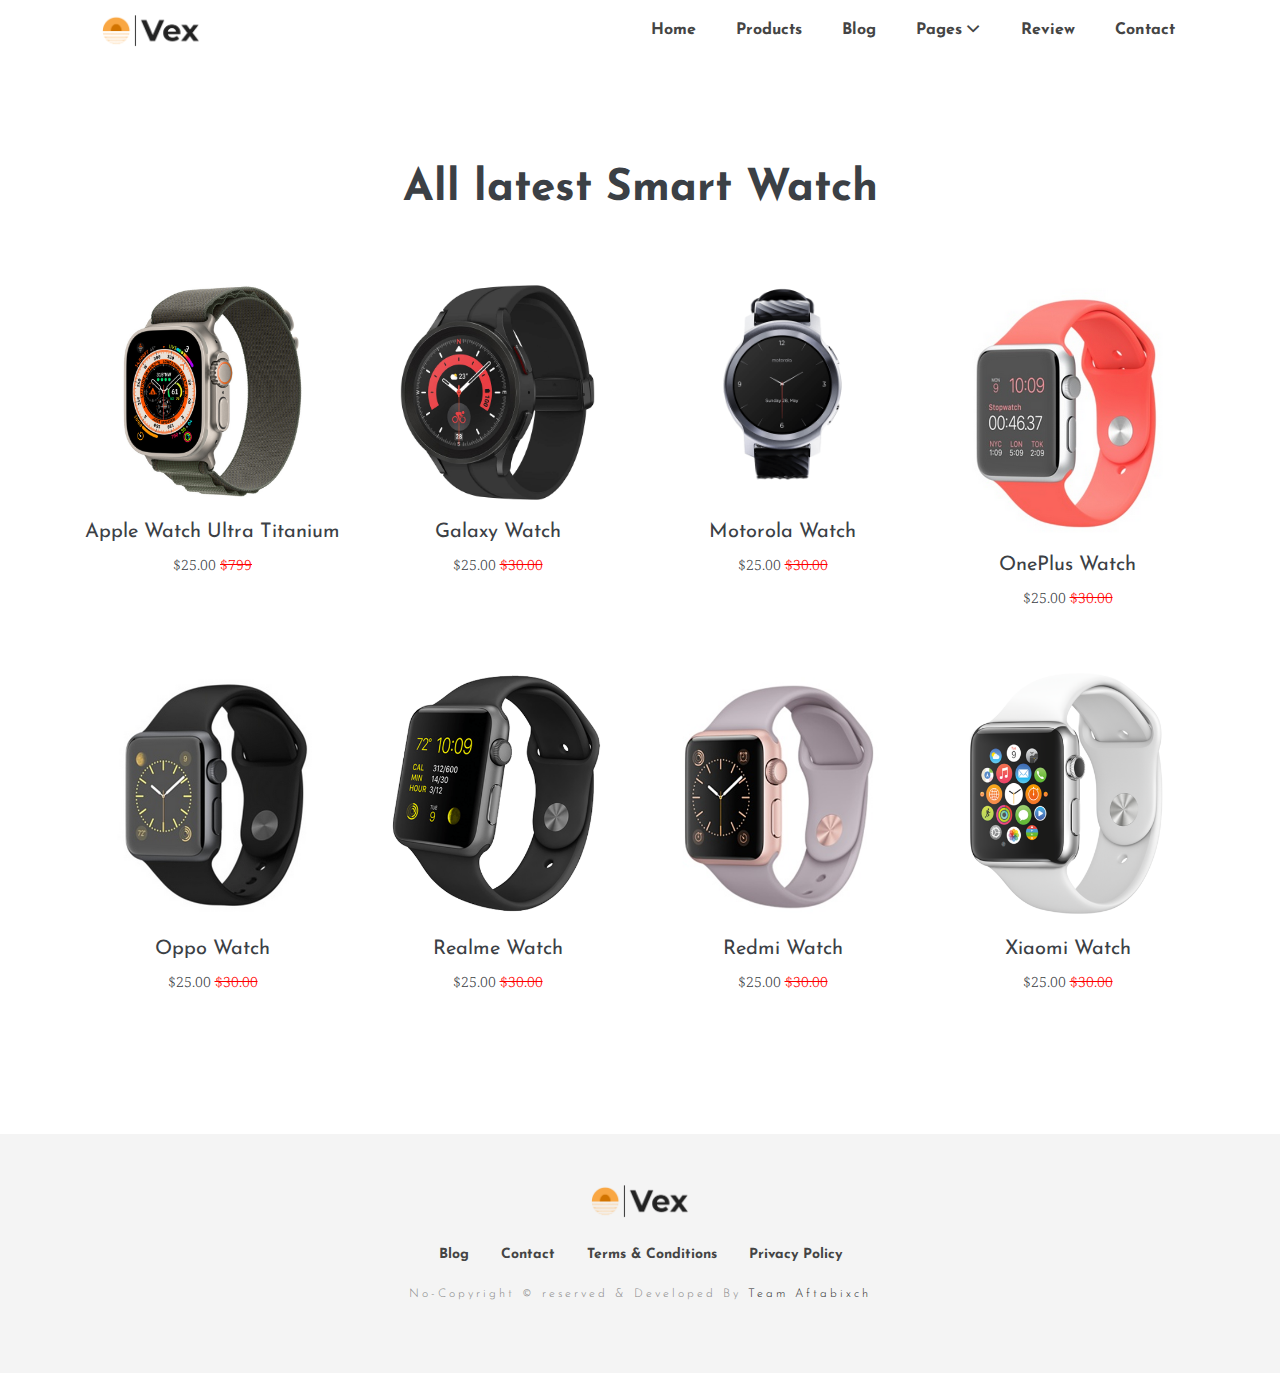
<file: products.html>
<!DOCTYPE html>
<html lang="en">
<head>

  <!-- ** Basic Page Needs ** -->
  <meta charset="utf-8">
  <title>Vex - Product Landing Page Boostarp Template</title>

<!-- ** Mobile Specific Metas ** -->
<meta http-equiv="X-UA-Compatible" content="IE=edge">
<meta name="description" content="E_commerce store by Aftab">
<meta name="viewport" content="width=device-width, initial-scale=1.0, maximum-scale=5.0">
<meta name="author" content="E_commerce store by Aftab">
<meta name="generator" content="E_commerce store by Aftab">
  
  <!-- ** Plugins Needed for the Project ** -->
  <link rel="stylesheet" href="https://fonts.googleapis.com/css?family=Droid&#43;Serif:400%7cJosefin&#43;Sans:300,400,600,700 ">
  <link rel="stylesheet" href="plugins/bootstrap/bootstrap.min.css ">
  <link rel="stylesheet" href="plugins/themefisher-font/themefisher-font.min.css ">
  <link rel="stylesheet" href="plugins/slick/slick.min.css ">
  
  <!-- Stylesheets -->
  <link href="css/style.css" rel="stylesheet">
  
  <!--Favicon-->
  <link rel="icon" href="images/favicon.png" type="image/x-icon">

</head><body id="body">
  
<!-- preloader start -->
<div class="preloader"></div>
<!-- preloader end -->

  
<header class="navigation sticky-top bg-white">
  <div class="container">
    <nav class="navbar navbar-expand-lg navbar-light">
      <a class="navbar-brand" href="index.html"> <img src="images/logo.png" alt="Vex" width="100px">
      </a>
      <button class="navbar-toggler p-0 border-0" type="button" data-toggle="collapse" data-target="#navigation"
        aria-controls="navigation" aria-expanded="false" aria-label="Toggle navigation">
        <span class="navbar-toggler-icon"></span>
      </button>

      <div class="collapse navbar-collapse text-center" id="navigation">
        <ul class="navbar-nav ml-auto mr-n0 mr-md-n3">

          <li class="nav-item">
            <a class="nav-link" href="index.html">Home</a>
          </li>

          <li class="nav-item">
            <a class="nav-link" href="products.html">Products</a>
          </li>

          <li class="nav-item">
            <a class="nav-link" href="blog.html">Blog</a>
          </li>

          <li class="nav-item dropdown">
            <a class="nav-link dropdown-toggle" href="#!" id="dropdown03" data-toggle="dropdown" aria-haspopup="true" aria-expanded="false">Pages <i class="tf-ion-chevron-down"></i></a>
            <ul class="dropdown-menu" aria-labelledby="dropdown03">
              <li><a class="dropdown-item" href="blog-details.html">Blog Details</a></li>
              <li><a class="dropdown-item" href="privacy-policy.html">Privacy Policy</a></li>
              <li><a class="dropdown-item" href="terms-conditions.html">Terms Conditions</a></li>
              
              <li class="dropdown dropdown-submenu dropright">
                <a class="dropdown-item dropdown-toggle" href="#!" id="dropdown0301" role="button" data-toggle="dropdown" aria-haspopup="true" aria-expanded="false">Sub Menu 01</a>
      
                <ul class="dropdown-menu" aria-labelledby="dropdown0301">
                  <li><a class="dropdown-item" href="index.html">Submenu 11</a></li>
                  <li><a class="dropdown-item" href="index.html">Submenu 12</a></li>
                </ul>
              </li>
              
              <li class="dropdown dropdown-submenu dropleft">
                <a class="dropdown-item dropdown-toggle" href="#!" id="dropdown0301" role="button" data-toggle="dropdown" aria-haspopup="true" aria-expanded="false">Sub Menu 02</a>
      
                <ul class="dropdown-menu" aria-labelledby="dropdown0301">
                  <li><a class="dropdown-item" href="index.html">Submenu 21</a></li>
                  <li><a class="dropdown-item" href="index.html">Submenu 22</a></li>
                </ul>
              </li>
            </ul>
          </li>

          <li class="nav-item">
            <a class="nav-link" href="index.html#testimonial">Review</a>
          </li>

          <li class="nav-item">
            <a class="nav-link" href="contact.html">Contact</a>
          </li>

        </ul>

      </div>
    </nav>
  </div>
</header>

<section class="section gallery">
  <div class="container">
    <div class="row">
      <div class="col-12 text-center mb-5">
        <h1 class="font-weight-bold">All latest Smart Watch</h1>
      </div>
      
      <div class="col-lg-3 col-md-4 col-sm-6 mb-4">
        <div class="block">
          <div class="gallery-overlay">
            <a href="product-details.html" class="gallery-popup">
              <i class="tf-ion-plus-round"></i>
            </a>
          </div>
          <img class="img-fluid" src="product image/applewatch.jpg" alt="Apple Watch">
        </div>
        <div class="product-info">
        <h4 class="mb-2"><a href="product-details.html" class="link-title">Apple Watch Ultra Titanium</a></h4>
        <p class="price">$25.00
          <s class="price">$799</s>
          </p>
        </div>
      </div>
      
      <div class="col-lg-3 col-md-4 col-sm-6 mb-4">
        <div class="block">
          <div class="gallery-overlay">
            <a href="galaxy.html" class="gallery-popup">
              <i class="tf-ion-plus-round"></i>
            </a>
          </div>
          <img class="img-fluid" src="product image/galaxywatch5pro.jpg" alt="Galaxy Watch">
        </div>
        <div class="product-info">
        <h4 class="mb-2"><a href="galaxy.html" class="link-title">Galaxy Watch</a></h4>
        <p class="price">$25.00
          <s class="price">$30.00</s>
          </p>
        </div>
      </div>
      
      <div class="col-lg-3 col-md-4 col-sm-6 mb-4">
        <div class="block">
          <div class="gallery-overlay">
            <a href="moto100.html" class="gallery-popup">
              <i class="tf-ion-plus-round"></i>
            </a>
          </div>
          <img class="img-fluid" src="product image/motoblack2.png" alt="Motorola Watch">
        </div>
        <div class="product-info">
        <h4 class="mb-2"><a href="moto100.html" class="link-title">Motorola Watch</a></h4>
        <p class="price">$25.00
          <s class="price">$30.00</s>
          </p>
        </div>
      </div>
      
      <div class="col-lg-3 col-md-4 col-sm-6 mb-4">
        <div class="block">
          <div class="gallery-overlay">
            <a href="moto100.html" class="gallery-popup">
              <i class="tf-ion-plus-round"></i>
            </a>
          </div>
          <img class="img-fluid" src="images/showcase/showcase-7.png" alt="OnePlus Watch">
        </div>
        <div class="product-info">
        <h4 class="mb-2"><a href="product-details.html" class="link-title">OnePlus Watch</a></h4>
        <p class="price">$25.00
          <s class="price">$30.00</s>
          </p>
        </div>
      </div>
      
      <div class="col-lg-3 col-md-4 col-sm-6 mb-4">
        <div class="block">
          <div class="gallery-overlay">
            <a href="product-details.html" class="gallery-popup">
              <i class="tf-ion-plus-round"></i>
            </a>
          </div>
          <img class="img-fluid" src="images/showcase/showcase-8.png" alt="Oppo Watch">
        </div>
        <div class="product-info">
        <h4 class="mb-2"><a href="product-details.html" class="link-title">Oppo Watch</a></h4>
        <p class="price">$25.00
          <s class="price">$30.00</s>
          </p>
        </div>
      </div>
      
      <div class="col-lg-3 col-md-4 col-sm-6 mb-4">
        <div class="block">
          <div class="gallery-overlay">
            <a href="product-details.html" class="gallery-popup">
              <i class="tf-ion-plus-round"></i>
            </a>
          </div>
          <img class="img-fluid" src="images/showcase/showcase-6.png" alt="Realme Watch">
        </div>
        <div class="product-info">
        <h4 class="mb-2"><a href="product-details.html" class="link-title">Realme Watch</a></h4>
        <p class="price">$25.00
          <s class="price">$30.00</s>
          </p>
        </div>
      </div>
      
      <div class="col-lg-3 col-md-4 col-sm-6 mb-4">
        <div class="block">
          <div class="gallery-overlay">
            <a href="product-details.html" class="gallery-popup">
              <i class="tf-ion-plus-round"></i>
            </a>
          </div>
          <img class="img-fluid" src="images/showcase/showcase-5.png" alt="Redmi Watch">
        </div>
        <div class="product-info">
        <h4 class="mb-2"><a href="product-details.html" class="link-title">Redmi Watch</a></h4>
        <p class="price">$25.00
          <s class="price">$30.00</s>
          </p>
        </div>
      </div>
      
      <div class="col-lg-3 col-md-4 col-sm-6 mb-4">
        <div class="block">
          <div class="gallery-overlay">
            <a href="product-details.html" class="gallery-popup">
              <i class="tf-ion-plus-round"></i>
            </a>
          </div>
          <img class="img-fluid" src="images/showcase/showcase-3.png" alt="Xiaomi Watch">
        </div>
        <div class="product-info">
        <h4 class="mb-2"><a href="product-details.html" class="link-title">Xiaomi Watch</a></h4>
        <p class="price">$25.00
          <s class="price">$30.00</s>
          </p>
        </div>
      </div>
      
    </div>
  </div>
</section>

<script src="plugins/jquery/jquery.js"></script>

<script src="plugins/bootstrap/bootstrap.min.js"></script>

<script src="plugins/slick/slick.min.js"></script>

<script src="js/script.js"></script>
</body>
</html>
<footer>
  <div class="container text-center">
    <div class="row">
      <div class="col-md-12">
        <div class="block">
          <a href="index.html" class="mb-4 d-inline-block"> <img src="images/logo.png" alt="Vex" width="100px"> </a>
          <ul class="list-inline footer-menu">
            
            <li class="list-inline-item">
              <a href="blog.html">Blog</a>
            </li>
            
            <li class="list-inline-item">
              <a href="contact.html">Contact</a>
            </li>
            
            <li class="list-inline-item">
              <a href="terms-conditions.html">Terms &amp; Conditions</a>
            </li>
            
            <li class="list-inline-item">
              <a href="privacy-policy.html">Privacy Policy</a>
            </li>
            
          </ul>
          <p class="copyright-text">No-Copyright &copy; reserved &amp; Developed By <a href="https://www.instagram.com/mr_pheonix0.5/"> Team Aftabixch</a></p>
        </div>
      </div>
    </div>
  </div>
</footer>
</file>
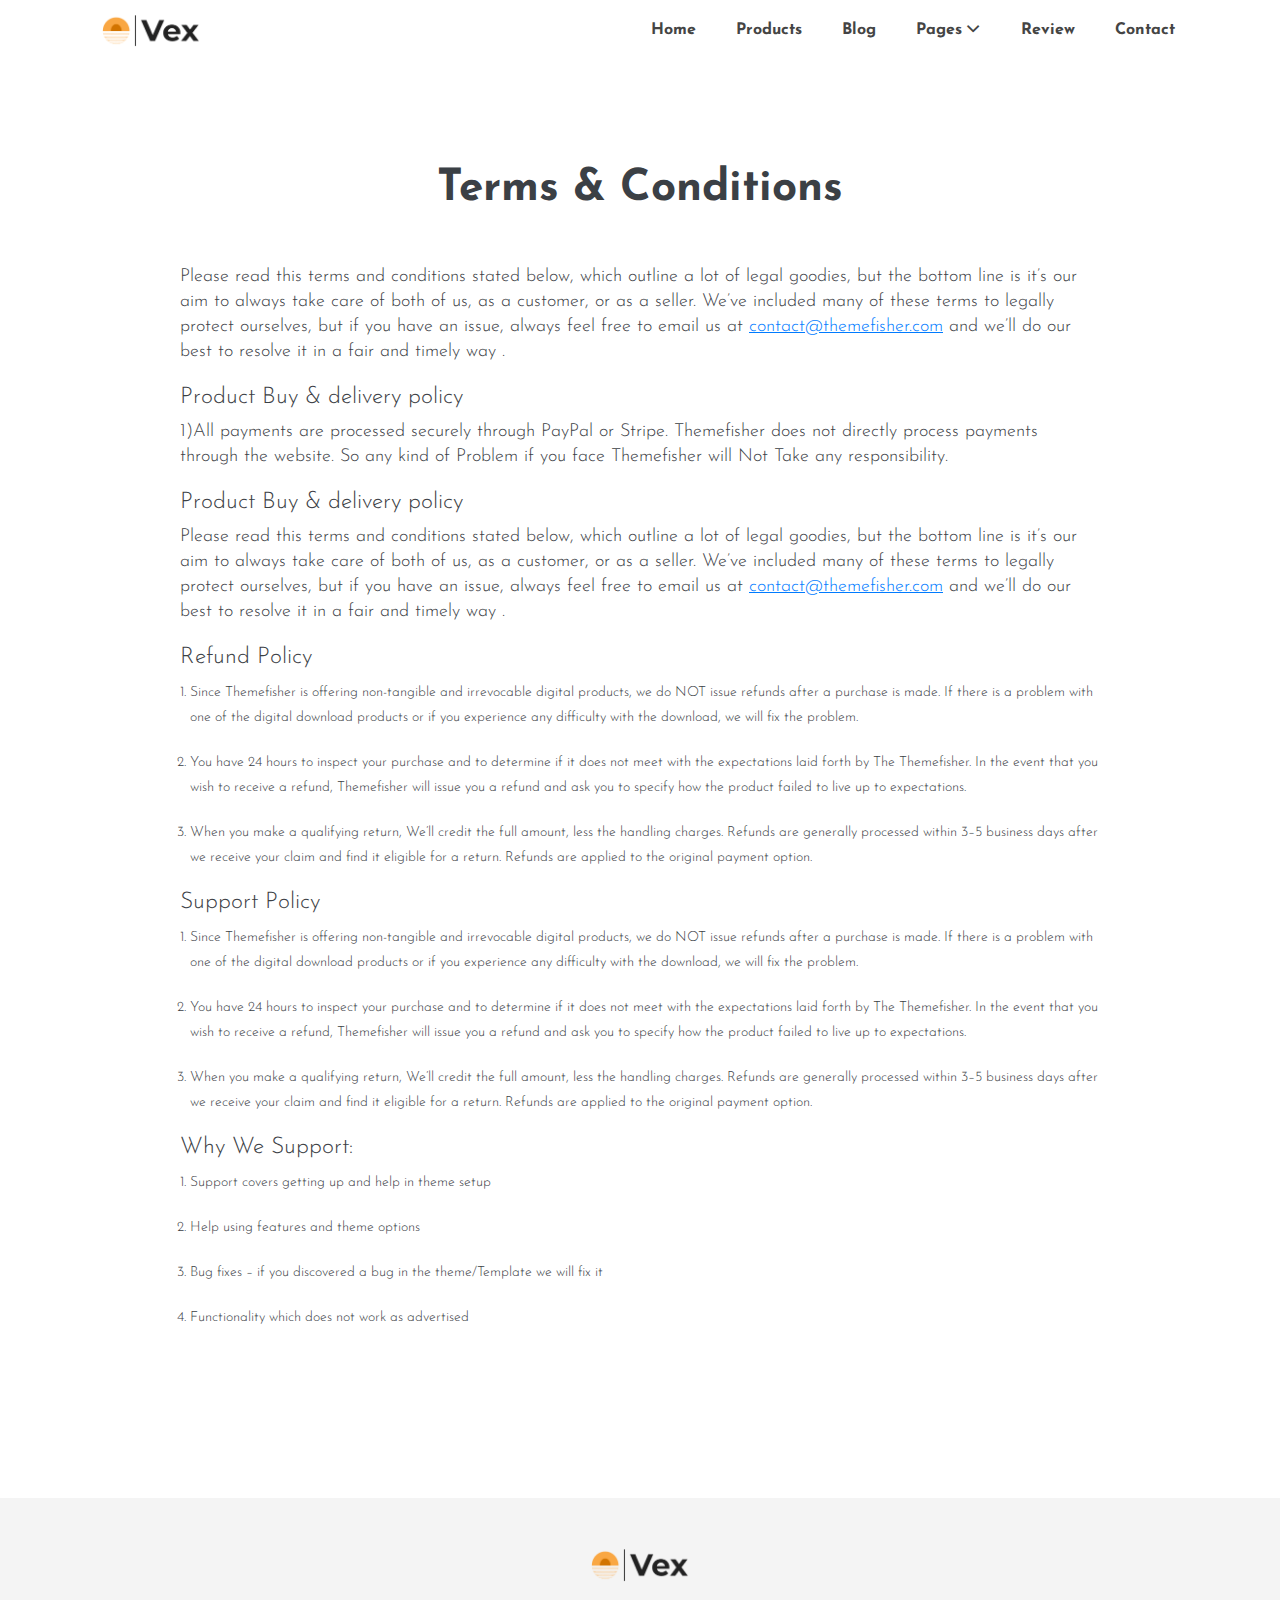
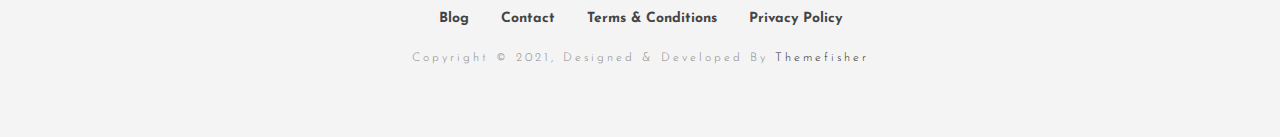
<file: terms-conditions.html>
<!DOCTYPE html>
<html lang="en">
<head>

  <!-- ** Basic Page Needs ** -->
  <meta charset="utf-8">
  <title>Vex-Aftab</title>

<!-- ** Mobile Specific Metas ** -->
<meta http-equiv="X-UA-Compatible" content="IE=edge">
<meta name="description" content="E_commerce store by Aftab">
<meta name="viewport" content="width=device-width, initial-scale=1.0, maximum-scale=5.0">
<meta name="author" content="E_commerce store by Aftab">
<meta name="generator" content="E_commerce store by Aftab">

<!-- ** Plugins Needed for the Project ** -->
  <link rel="stylesheet" href="https://fonts.googleapis.com/css?family=Droid&#43;Serif:400%7cJosefin&#43;Sans:300,400,600,700 ">
  <link rel="stylesheet" href="plugins/bootstrap/bootstrap.min.css ">
  <link rel="stylesheet" href="plugins/themefisher-font/themefisher-font.min.css ">
  <link rel="stylesheet" href="plugins/slick/slick.min.css ">
  
  <!-- Stylesheets -->
  <link href="css/style.css" rel="stylesheet">
  
  <!--Favicon-->
  <link rel="icon" href="images/favicon.png" type="image/x-icon">

</head><body id="body">
  
<!-- preloader start -->
<div class="preloader"></div>
<!-- preloader end -->

  
<header class="navigation sticky-top bg-white">
  <div class="container">
    <nav class="navbar navbar-expand-lg navbar-light">
      <a class="navbar-brand" href="index.html"> <img src="images/logo.png" alt="Vex" width="100px">
      </a>
      <button class="navbar-toggler p-0 border-0" type="button" data-toggle="collapse" data-target="#navigation"
        aria-controls="navigation" aria-expanded="false" aria-label="Toggle navigation">
        <span class="navbar-toggler-icon"></span>
      </button>

      <div class="collapse navbar-collapse text-center" id="navigation">
        <ul class="navbar-nav ml-auto mr-n0 mr-md-n3">

          <li class="nav-item">
            <a class="nav-link" href="index.html">Home</a>
          </li>

          <li class="nav-item">
            <a class="nav-link" href="products.html">Products</a>
          </li>

          <li class="nav-item">
            <a class="nav-link" href="blog.html">Blog</a>
          </li>

          <li class="nav-item dropdown">
            <a class="nav-link dropdown-toggle" href="#!" id="dropdown03" data-toggle="dropdown" aria-haspopup="true" aria-expanded="false">Pages <i class="tf-ion-chevron-down"></i></a>
            <ul class="dropdown-menu" aria-labelledby="dropdown03">
              <li><a class="dropdown-item" href="blog-details.html">Blog Details</a></li>
              <li><a class="dropdown-item" href="privacy-policy.html">Privacy Policy</a></li>
              <li><a class="dropdown-item" href="terms-conditions.html">Terms Conditions</a></li>
              
              <li class="dropdown dropdown-submenu dropright">
                <a class="dropdown-item dropdown-toggle" href="#!" id="dropdown0301" role="button" data-toggle="dropdown" aria-haspopup="true" aria-expanded="false">Sub Menu 01</a>
      
                <ul class="dropdown-menu" aria-labelledby="dropdown0301">
                  <li><a class="dropdown-item" href="index.html">Submenu 11</a></li>
                  <li><a class="dropdown-item" href="index.html">Submenu 12</a></li>
                </ul>
               </li>
              
              <li class="dropdown dropdown-submenu dropleft">
                <a class="dropdown-item dropdown-toggle" href="#!" id="dropdown0301" role="button" data-toggle="dropdown" aria-haspopup="true" aria-expanded="false">Sub Menu 02</a>
      
                <ul class="dropdown-menu" aria-labelledby="dropdown0301">
                  <li><a class="dropdown-item" href="index.html">Submenu 21</a></li>
                  <li><a class="dropdown-item" href="index.html">Submenu 22</a></li>
                </ul>
              </li>
            </ul>
          </li>

          <li class="nav-item">
            <a class="nav-link" href="index.html#testimonial">Review</a>
          </li>

          <li class="nav-item">
            <a class="nav-link" href="contact.html">Contact</a>
          </li>

        </ul>

      </div>
    </nav>
  </div>
</header>

<section class="section">
  <div class="container">
    <div class="row justify-content-center">
      <div class="col-lg-10 text-center mb-5">
        <h1 class="font-weight-bold">Terms &amp; Conditions</h1>
      </div>
      <div class="col-lg-10 mb-5">
        <div class="content">
          <p>Please read this terms and conditions stated below, which outline a lot of legal goodies, but the bottom line is it’s our aim to always take care of both of us, as a customer, or as a seller. We’ve included many of these terms to legally protect ourselves, but if you have an issue, always feel free to email us at <a href="mailto:contact@themefisher.com">contact@themefisher.com</a> and we’ll do our best to resolve it in a fair and timely way .</p>
          <h3 id="product-buy--delivery-policy">Product Buy &amp; delivery policy</h3>
          <p>1)All payments are processed securely through PayPal or Stripe. Themefisher does not directly process payments through the website. So any kind of Problem if you face Themefisher will Not Take any responsibility.</p>
          <h3 id="product-buy--delivery-policy-1">Product Buy &amp; delivery policy</h3>
          <p>Please read this terms and conditions stated below, which outline a lot of legal goodies, but the bottom line is it’s our aim to always take care of both of us, as a customer, or as a seller. We’ve included many of these terms to legally protect ourselves, but if you have an issue, always feel free to email us at <a href="mailto:contact@themefisher.com">contact@themefisher.com</a> and we’ll do our best to resolve it in a fair and timely way .</p>
          <h3 id="refund-policy">Refund Policy</h3>
          <ol>
          <li>Since Themefisher is offering non-tangible and irrevocable digital products, we do NOT issue refunds after a purchase is made. If there is a problem with one of the digital download products or if you experience any difficulty with the download, we will fix the problem.</li>
          <li>You have 24 hours to inspect your purchase and to determine if it does not meet with the expectations laid forth by The Themefisher. In the event that you wish to receive a refund, Themefisher will issue you a refund and ask you to specify how the product failed to live up to expectations.</li>
          <li>When you make a qualifying return, We’ll credit the full amount, less the handling charges. Refunds are generally processed within 3–5 business days after we receive your claim and find it eligible for a return. Refunds are applied to the original payment option.</li>
          </ol>
          <h3 id="support-policy">Support Policy</h3>
          <ol>
          <li>Since Themefisher is offering non-tangible and irrevocable digital products, we do NOT issue refunds after a purchase is made. If there is a problem with one of the digital download products or if you experience any difficulty with the download, we will fix the problem.</li>
          <li>You have 24 hours to inspect your purchase and to determine if it does not meet with the expectations laid forth by The Themefisher. In the event that you wish to receive a refund, Themefisher will issue you a refund and ask you to specify how the product failed to live up to expectations.</li>
          <li>When you make a qualifying return, We’ll credit the full amount, less the handling charges. Refunds are generally processed within 3–5 business days after we receive your claim and find it eligible for a return. Refunds are applied to the original payment option.</li>
          </ol>
          <h3 id="why-we-support">Why We Support:</h3>
          <ol>
            <li>Support covers getting up and help in theme setup</li>
            <li>Help using features and theme options</li>
            <li>Bug fixes – if you discovered a bug in the theme/Template we will fix it</li>
            <li>Functionality which does not work as advertised</li>
          </ol>
        </div>
      </div>
    </div>
  </div>
</section>

<script src="plugins/jquery/jquery.js"></script>

<script src="plugins/bootstrap/bootstrap.min.js"></script>

<script src="plugins/slick/slick.min.js"></script>

<script src="js/script.js"></script>
</body>
</html>
<footer>
  <div class="container text-center">
    <div class="row">
      <div class="col-md-12">
        <div class="block">
          <a href="index.html" class="mb-4 d-inline-block"> <img src="images/logo.png" alt="Vex" width="100px"> </a>
          <ul class="list-inline footer-menu">
            
            <li class="list-inline-item">
              <a href="blog.html">Blog</a>
            </li>
            
            <li class="list-inline-item">
              <a href="contact.html">Contact</a>
            </li>
            
            <li class="list-inline-item">
              <a href="terms-conditions.html">Terms &amp; Conditions</a>
            </li>
            
            <li class="list-inline-item">
              <a href="privacy-policy.html">Privacy Policy</a>
            </li>
            
          </ul>
          <p class="copyright-text">Copyright &copy; 2021, Designed &amp; Developed By <a href="https://themefisher.com/">Themefisher</a></p>
        </div>
      </div>
    </div>
  </div>
</footer>
</file>
<file: css/style.css>
html {
  overflow-x: hidden;
}

body {
  font-size: 14px;
  font-weight: 300;
  line-height: 25px;
  color: #3b4045;
  font-family: "Josefin Sans", sans-serif;
  -webkit-font-smoothing: antialiased;
}

.preloader {
  position: fixed;
  top: 0;
  left: 0;
  right: 0;
  bottom: 0;
  background-color: #fff;
  z-index: 999999;
}

h1,
h2,
h3,
h4,
h5,
h6 {
  font-weight: 300;
  margin: 0px;
}

h1,
.h1 {
  font-size: 44px;
  line-height: 56px;
}

h2,
.h2 {
  font-size: 30px;
  line-height: 35px;
}

h3,
.h3 {
  font-size: 23px;
  line-height: 25px;
}

h4,
.h4 {
  font-size: 20px;
  line-height: 24px;
  font-weight: 400;
}

p {
  font-size: 18px;
  line-height: 25px;
}

ul {
  padding: 0;
  margin: 0;
  list-style: none;
}

a {
  transition: all 0.2s ease-in-out 0s;
}

.mt-100 {
  margin-top: 100px;
}

.bg-1 {
  background-image: url(../images/call-to-action.jpg);
}

.bg-orange {
  background: #f9a743;
}

.bg-opacity {
  position: relative;
}
.bg-opacity:before {
  content: "";
  position: absolute;
  top: 0;
  left: 0;
  right: 0;
  bottom: 0;
  background: rgba(0, 0, 0, 0.7);
}

a:focus,
.btn:focus,
.btn:active:focus {
  box-shadow: none;
  outline: 0 none;
}

a,
a:active,
a:focus,
a:active {
  text-decoration: none;
}

.section {
  padding: 100px 0;
}

.font-size-60 {
  font-size: 60px;
  line-height: 1.2;
}
@media (max-width: 575px) {
  .font-size-60 {
    font-size: 40px;
  }
}

.mb-10 {
  margin-bottom: 10px;
}

.mb-40 {
  margin-bottom: 40px;
}

.slick-slide {
  outline: 0;
}

/*--
    custom heading
--*/
.text-center {
  text-align: center;
}

.heading {
  text-align: center;
  color: #777777;
  padding-bottom: 70px;
}
.heading h2 {
  color: #3c3c3c;
  padding-bottom: 15px;
  text-transform: capitalize;
  font-weight: 700;
  font-size: 40px;
  line-height: 40px;
}
.heading p {
  font-size: 17px;
  line-height: 24px;
  font-weight: 300;
}

.subheading {
  color: #3c3c3c;
  padding-bottom: 15px;
  text-transform: capitalize;
  font-weight: 500;
  font-size: 32px;
  line-height: 45px;
}

.btn {
  border-radius: 0;
  text-decoration: none !important;
}

.btn-main {
  color: #fff;
  border-radius: 30px;
  font-size: 18px;
  padding: 15px 40px;
  display: inline-block;
  background-color: #f9a743;
  box-shadow: 0 15px 40px rgba(249, 167, 68, 0.5);
  background-image: linear-gradient(bottom, rgba(255, 239, 206, 0) 0%, rgba(255, 239, 206, 0.25) 100%);
}
.btn-main:hover, .btn-main:focus {
  background-color: #f9a743;
  color: #fff;
}

.btn-main-sm {
  padding: 12px 35px;
  text-transform: uppercase;
  font-size: 14px;
  font-weight: bold;
}

/* navigation */
.navbar-brand {
  color: #444;
  font-size: 25px;
  margin: 0;
  line-height: 1;
}

.nav-link {
  font-size: 16px;
  font-weight: bold;
  padding: 10px 20px !important;
}

.navbar-light .navbar-nav .nav-link {
  color: #444;
}

.lang-list {
  border: 0;
  margin: 10px 20px;
  font-size: 16px;
  cursor: pointer;
}

.navigation .dropdown-menu {
  padding: 0px;
  border: 0;
  border-radius: 0px;
  background-color: #f5f5f5;
}
@media (max-width: 991px) {
  .navigation .dropdown-menu {
    text-align: center;
    float: left !important;
    width: 100%;
    margin: 0;
  }
}
.navigation .dropdown-menu li:first-child {
  margin-top: 5px;
}
.navigation .dropdown-menu li:last-child {
  margin-bottom: 5px;
}
.navigation .dropdown-toggle::after {
  display: none;
}
.navigation .dropdown-toggle > i {
  font-size: 14px;
}
.navigation .dropleft .dropdown-menu,
.navigation .dropright .dropdown-menu {
  margin: 0;
}
.navigation .dropleft .dropdown-toggle::before,
.navigation .dropright .dropdown-toggle::after {
  font-weight: bold;
  font-family: "themefisher-font";
  border: 0;
  font-size: 10px;
  vertical-align: 1px;
  display: inline-block;
}
.navigation .dropleft .dropdown-toggle::before {
  margin-right: 5px;
  content: "\f124";
}

.navigation .dropright .dropdown-toggle::after {
  margin-left: 5px;
  content: "\f125";
}
.navigation .dropdown-item {
  color: #444;
  padding: 0.6rem 1rem 0.35rem;
  font-weight: 600;
  font-size: 15px;
}
.navigation .dropdown-submenu.active > .dropdown-toggle,
.navigation .dropdown-submenu:hover > .dropdown-item,
.navigation .dropdown-item.active,
.navigation .dropdown-item:hover {
  background: #f9a743;
  color: white;
}
@media (min-width: 992px) {
  .navigation .dropdown-menu {
    transition: all 0.2s ease-in, visibility 0s linear 0.2s, transform 0.2s linear;
    display: block;
    visibility: hidden;
    opacity: 0;
    min-width: 200px;
    margin-top: 8px;
  }
  .navigation .dropdown-menu li:first-child {
    margin-top: 10px;
  }
  .navigation .dropdown-menu li:last-child {
    margin-bottom: 10px;
  }
  .navigation .dropleft .dropdown-menu,
.navigation .dropright .dropdown-menu {
    margin-top: -9px;
  }
  .navigation .dropdown:hover > .dropdown-menu {
    visibility: visible;
    transition: all 0.45s ease 0s;
    opacity: 1;
  }
}

.navbar-collapse.show {
  overflow-y: auto;
  overflow-x: hidden;
  max-height: calc(100vh - 80px);
}

.navbar-toggler:focus {
  outline: 0;
}

/* cart */
.cart {
  background: transparent;
  border: 0;
  position: relative;
}
.cart i {
  font-size: 20px;
}
@media (max-width: 991px) {
  .cart {
    position: absolute;
    top: 23px;
    right: 90px;
  }
}
.cart .badge {
  position: absolute;
  top: -5px;
  border-radius: 50%;
  right: -10px;
}
.cart:focus {
  outline: 0;
}

.badge-primary {
  background-color: #f9a743;
}

/*--
    Feature-list start
--*/
.feature-list .btn-main {
  margin-top: 15px;
}

/*--
  Gallery start
--*/
.gallery {
  padding-bottom: 100px;
}
.gallery .owl-item {
  overflow: hidden;
  position: relative;
}
.gallery .block {
  padding: 20px;
  position: relative;
}
.gallery .block:hover .gallery-overlay {
  transform: scale(1);
  opacity: 1;
  border-radius: 0;
}
.gallery .gallery-overlay {
  position: absolute;
  bottom: 15px;
  left: 15px;
  right: 15px;
  top: 15px;
  background: rgba(255, 255, 255, 0.85);
  text-decoration: none;
  color: inherit;
  transform: scale(0.7);
  transition: 0.3s ease-in-out;
  z-index: 2;
  opacity: 0;
  border-radius: 50%;
}
.gallery .gallery-overlay .gallery-popup {
  text-align: center;
  position: absolute;
  top: 50%;
  left: 50%;
  transform: translate(-50%, -50%);
  background: #f9a743;
  padding: 5px 10px;
  border-radius: 40px;
  width: 50px;
  height: 50px;
}
.gallery .gallery-overlay .gallery-popup i {
  color: #fff;
  font-size: 30px;
  line-height: 40px;
  display: inline-block;
}

/*--
    service start
--*/
.testimonials .testimonial-block {
  padding: 0 10px;
}
.testimonials .testimonial-block i {
  font-size: 40px;
  display: inline-block;
  margin-bottom: 20px;
  color: #f9a743;
}
.testimonials .testimonial-block p {
  font-family: "Droid Serif", serif;
  font-size: 14px;
  color: #777;
}
.testimonials .testimonial-block .author-details {
  margin-top: 30px;
}
.testimonials .testimonial-block .author-details img {
  border-radius: 50%;
  width: 50px;
}
.testimonials .testimonial-block .author-details h4 {
  font-weight: 700;
  font-size: 20px;
  margin-top: 10px;
}

/*--
    call-to-action start
--*/
.call-to-action {
  background-attachment: fixed;
  background-repeat: no-repeat;
  background-size: cover;
}

.input-group {
  margin-top: 30px;
  position: relative;
}
.input-group .btn-submit {
  padding: 10.5px 40px !important;
  position: absolute;
  border-top-left-radius: 0;
  border-bottom-left-radius: 0;
  top: 0;
  right: 0;
}
.input-group input {
  height: 50px;
  border-radius: 40px;
  border: none;
  padding-left: 15px;
  box-shadow: none;
  display: table-cell;
}

.footer-menu a {
  font-size: 14;
  font-weight: 700;
  color: #444;
  padding: 10px;
}

footer {
  text-align: center;
  background: #f4f4f4;
  padding: 50px 0px;
}
footer .footer-logo {
  color: #555;
  display: block;
}
footer p.copyright-text {
  font-weight: 300;
  font-size: 12px;
  color: #888;
  letter-spacing: 3px;
  margin-top: 15px;
}
footer p.copyright-text a {
  color: #282828;
}
footer p.copyright-text a:hover {
  text-decoration: none;
}

p.price {
  font-size: 30px;
  font-family: "Droid Serif", serif;
}

s.price {
  color: red;
  font-size: 25px;
  font-family: "Droid Serif", serif;
}

.product-info {
  text-align: center;
}
.product-info .price {
  font-size: 100%;
}

.contact-list li,
.contact-list a {
  color: #282828;
  font-size: 18px;
}

.form-control {
  border: 1px solid #dadada;
  border-radius: 35px;
  height: 50px;
  padding-left: 20px;
  padding-right: 20px;
}
.form-control:focus {
  border-color: #f9a743;
  box-shadow: none;
}
.form-control::-moz-placeholder {
  font-size: 80%;
}
.form-control::placeholder {
  font-size: 80%;
}

textarea.form-control {
  height: 150px;
  padding-top: 15px;
}

.sticky-image {
  position: -webkit-sticky;
  position: sticky;
  top: 100px;
  z-index: 1;
}

/* product sinngle page */
.product-image-slider {
  position: -webkit-sticky;
  position: sticky;
  top: 80px;
}
.product-image-slider .slick-list {
  margin-bottom: 10px;
  border-radius: 5px;
}
.product-image-slider .slick-dots {
  margin-top: 10px;
  padding-left: 0;
  display: flex;
}
.product-image-slider .slick-dots li {
  list-style-type: none;
  margin: 10px;
  border-radius: 5px;
  padding: 10px;
  cursor: pointer;
}
.product-image-slider .slick-dots li:first-child {
  margin-left: 0;
}
.product-image-slider .slick-dots li:last-child {
  margin-right: 0;
}
.product-image-slider .slick-dots li img {
  max-height: 80px;
  height: auto;
  max-width: 100%;
}

/* content style */
.content * {
  margin-bottom: 20px;
}
.content a {
  text-decoration: underline;
}
.content h1,
.content h2,
.content h3,
.content h4,
.content h5,
.content h6 {
  margin-bottom: 10px;
}
.content ol,
.content ul {
  padding-left: 10px;
}
.content table {
  text-align: left;
  width: 100%;
  max-width: 100%;
  margin-bottom: 1rem;
  border: 1px solid #dee2e6;
}
.content table th,
.content table td {
  padding: 0.75rem;
  vertical-align: top;
  border: 1px solid #dee2e6;
}
.content table thead {
  background: #d5d5d5;
}
.content table tbody {
  background: #dadada;
}
.content table tbody td {
  text-align: left !important;
}
.content blockquote {
  border-left: 1px solid #f9a743;
  padding: 20px;
}
.content blockquote p {
  margin-bottom: 0;
  font-style: italic;
  font-size: 22px;
  font-weight: 500;
}
.content pre {
  padding: 10px 20px;
  background: #dadada;
}

.link-title {
  color: inherit;
  text-decoration: none !important;
}
.link-title:hover {
  color: #f9a743;
}
/*# sourceMappingURL=style.css.map */
</file>
<file: plugins/themefisher-font/themefisher-font.min.css>
@font-face{font-family:themefisher-font;src:url(fonts/themefisher-font.eot?ug5hnh);src:url(fonts/themefisher-font.eot?ug5hnh#iefix) format('embedded-opentype'),url(fonts/themefisher-font.ttf?ug5hnh) format('truetype'),url(fonts/themefisher-font.woff?ug5hnh) format('woff'),url(fonts/themefisher-font.svg?ug5hnh#themefisher-font) format('svg');font-weight:400;font-style:normal}[class*=" tf-"],[class^=tf-]{font-family:themefisher-font!important;speak:none;font-style:normal;font-weight:400;font-variant:normal;text-transform:none;line-height:1;-webkit-font-smoothing:antialiased;-moz-osx-font-smoothing:grayscale}.tf-ion-alert-circled:before{content:"\f100"}.tf-ion-alert:before{content:"\f101"}.tf-ion-android-add-circle:before{content:"\f359"}.tf-ion-android-add:before{content:"\f2c7"}.tf-ion-android-alarm-clock:before{content:"\f35a"}.tf-ion-android-alert:before{content:"\f35b"}.tf-ion-android-apps:before{content:"\f35c"}.tf-ion-android-archive:before{content:"\f2c9"}.tf-ion-android-arrow-back:before{content:"\f2ca"}.tf-ion-android-arrow-down:before{content:"\f35d"}.tf-ion-android-arrow-dropdown-circle:before{content:"\f35e"}.tf-ion-android-arrow-dropdown:before{content:"\f35f"}.tf-ion-android-arrow-dropleft-circle:before{content:"\f360"}.tf-ion-android-arrow-dropleft:before{content:"\f361"}.tf-ion-android-arrow-dropright-circle:before{content:"\f362"}.tf-ion-android-arrow-dropright:before{content:"\f363"}.tf-ion-android-arrow-dropup-circle:before{content:"\f364"}.tf-ion-android-arrow-dropup:before{content:"\f365"}.tf-ion-android-arrow-forward:before{content:"\f30f"}.tf-ion-android-arrow-up:before{content:"\f366"}.tf-ion-android-attach:before{content:"\f367"}.tf-ion-android-bar:before{content:"\f368"}.tf-ion-android-bicycle:before{content:"\f369"}.tf-ion-android-boat:before{content:"\f36a"}.tf-ion-android-bookmark:before{content:"\f36b"}.tf-ion-android-bulb:before{content:"\f36c"}.tf-ion-android-bus:before{content:"\f36d"}.tf-ion-android-calendar:before{content:"\f2d1"}.tf-ion-android-call:before{content:"\f2d2"}.tf-ion-android-camera:before{content:"\f2d3"}.tf-ion-android-cancel:before{content:"\f36e"}.tf-ion-android-car:before{content:"\f36f"}.tf-ion-android-cart:before{content:"\f370"}.tf-ion-android-chat:before{content:"\f2d4"}.tf-ion-android-checkbox-blank:before{content:"\f371"}.tf-ion-android-checkbox-outline-blank:before{content:"\f372"}.tf-ion-android-checkbox-outline:before{content:"\f373"}.tf-ion-android-checkbox:before{content:"\f374"}.tf-ion-android-checkmark-circle:before{content:"\f375"}.tf-ion-android-clipboard:before{content:"\f376"}.tf-ion-android-close:before{content:"\f2d7"}.tf-ion-android-cloud-circle:before{content:"\f377"}.tf-ion-android-cloud-done:before{content:"\f378"}.tf-ion-android-cloud-outline:before{content:"\f379"}.tf-ion-android-cloud:before{content:"\f37a"}.tf-ion-android-color-palette:before{content:"\f37b"}.tf-ion-android-compass:before{content:"\f37c"}.tf-ion-android-contact:before{content:"\f2d8"}.tf-ion-android-contacts:before{content:"\f2d9"}.tf-ion-android-contract:before{content:"\f37d"}.tf-ion-android-create:before{content:"\f37e"}.tf-ion-android-delete:before{content:"\f37f"}.tf-ion-android-desktop:before{content:"\f380"}.tf-ion-android-document:before{content:"\f381"}.tf-ion-android-done-all:before{content:"\f382"}.tf-ion-android-done:before{content:"\f383"}.tf-ion-android-download:before{content:"\f2dd"}.tf-ion-android-drafts:before{content:"\f384"}.tf-ion-android-exit:before{content:"\f385"}.tf-ion-android-expand:before{content:"\f386"}.tf-ion-android-favorite-outline:before{content:"\f387"}.tf-ion-android-favorite:before{content:"\f388"}.tf-ion-android-film:before{content:"\f389"}.tf-ion-android-folder-open:before{content:"\f38a"}.tf-ion-android-folder:before{content:"\f2e0"}.tf-ion-android-funnel:before{content:"\f38b"}.tf-ion-android-globe:before{content:"\f38c"}.tf-ion-android-hand:before{content:"\f2e3"}.tf-ion-android-hangout:before{content:"\f38d"}.tf-ion-android-happy:before{content:"\f38e"}.tf-ion-android-home:before{content:"\f38f"}.tf-ion-android-image:before{content:"\f2e4"}.tf-ion-android-laptop:before{content:"\f390"}.tf-ion-android-list:before{content:"\f391"}.tf-ion-android-locate:before{content:"\f2e9"}.tf-ion-android-lock:before{content:"\f392"}.tf-ion-android-mail:before{content:"\f2eb"}.tf-ion-android-map:before{content:"\f393"}.tf-ion-android-menu:before{content:"\f394"}.tf-ion-android-microphone-off:before{content:"\f395"}.tf-ion-android-microphone:before{content:"\f2ec"}.tf-ion-android-more-horizontal:before{content:"\f396"}.tf-ion-android-more-vertical:before{content:"\f397"}.tf-ion-android-navigate:before{content:"\f398"}.tf-ion-android-notifications-none:before{content:"\f399"}.tf-ion-android-notifications-off:before{content:"\f39a"}.tf-ion-android-notifications:before{content:"\f39b"}.tf-ion-android-open:before{content:"\f39c"}.tf-ion-android-options:before{content:"\f39d"}.tf-ion-android-people:before{content:"\f39e"}.tf-ion-android-person-add:before{content:"\f39f"}.tf-ion-android-person:before{content:"\f3a0"}.tf-ion-android-phone-landscape:before{content:"\f3a1"}.tf-ion-android-phone-portrait:before{content:"\f3a2"}.tf-ion-android-pin:before{content:"\f3a3"}.tf-ion-android-plane:before{content:"\f3a4"}.tf-ion-android-playstore:before{content:"\f2f0"}.tf-ion-android-print:before{content:"\f3a5"}.tf-ion-android-radio-button-off:before{content:"\f3a6"}.tf-ion-android-radio-button-on:before{content:"\f3a7"}.tf-ion-android-refresh:before{content:"\f3a8"}.tf-ion-android-remove-circle:before{content:"\f3a9"}.tf-ion-android-remove:before{content:"\f2f4"}.tf-ion-android-restaurant:before{content:"\f3aa"}.tf-ion-android-sad:before{content:"\f3ab"}.tf-ion-android-search:before{content:"\f2f5"}.tf-ion-android-send:before{content:"\f2f6"}.tf-ion-android-settings:before{content:"\f2f7"}.tf-ion-android-share-alt:before{content:"\f3ac"}.tf-ion-android-share:before{content:"\f2f8"}.tf-ion-android-star-half:before{content:"\f3ad"}.tf-ion-android-star-outline:before{content:"\f3ae"}.tf-ion-android-star:before{content:"\f2fc"}.tf-ion-android-stopwatch:before{content:"\f2fd"}.tf-ion-android-subway:before{content:"\f3af"}.tf-ion-android-sunny:before{content:"\f3b0"}.tf-ion-android-sync:before{content:"\f3b1"}.tf-ion-android-textsms:before{content:"\f3b2"}.tf-ion-android-time:before{content:"\f3b3"}.tf-ion-android-train:before{content:"\f3b4"}.tf-ion-android-unlock:before{content:"\f3b5"}.tf-ion-android-upload:before{content:"\f3b6"}.tf-ion-android-volume-down:before{content:"\f3b7"}.tf-ion-android-volume-mute:before{content:"\f3b8"}.tf-ion-android-volume-off:before{content:"\f3b9"}.tf-ion-android-volume-up:before{content:"\f3ba"}.tf-ion-android-walk:before{content:"\f3bb"}.tf-ion-android-warning:before{content:"\f3bc"}.tf-ion-android-watch:before{content:"\f3bd"}.tf-ion-android-wifi:before{content:"\f305"}.tf-ion-aperture:before{content:"\f313"}.tf-ion-archive:before{content:"\f102"}.tf-ion-arrow-down-a:before{content:"\f103"}.tf-ion-arrow-down-b:before{content:"\f104"}.tf-ion-arrow-down-c:before{content:"\f105"}.tf-ion-arrow-expand:before{content:"\f25e"}.tf-ion-arrow-graph-down-left:before{content:"\f25f"}.tf-ion-arrow-graph-down-right:before{content:"\f260"}.tf-ion-arrow-graph-up-left:before{content:"\f261"}.tf-ion-arrow-graph-up-right:before{content:"\f262"}.tf-ion-arrow-left-a:before{content:"\f106"}.tf-ion-arrow-left-b:before{content:"\f107"}.tf-ion-arrow-left-c:before{content:"\f108"}.tf-ion-arrow-move:before{content:"\f263"}.tf-ion-arrow-resize:before{content:"\f264"}.tf-ion-arrow-return-left:before{content:"\f265"}.tf-ion-arrow-return-right:before{content:"\f266"}.tf-ion-arrow-right-a:before{content:"\f109"}.tf-ion-arrow-right-b:before{content:"\f10a"}.tf-ion-arrow-right-c:before{content:"\f10b"}.tf-ion-arrow-shrink:before{content:"\f267"}.tf-ion-arrow-swap:before{content:"\f268"}.tf-ion-arrow-up-a:before{content:"\f10c"}.tf-ion-arrow-up-b:before{content:"\f10d"}.tf-ion-arrow-up-c:before{content:"\f10e"}.tf-ion-asterisk:before{content:"\f314"}.tf-ion-at:before{content:"\f10f"}.tf-ion-backspace-outline:before{content:"\f3be"}.tf-ion-backspace:before{content:"\f3bf"}.tf-ion-bag:before{content:"\f110"}.tf-ion-battery-charging:before{content:"\f111"}.tf-ion-battery-empty:before{content:"\f112"}.tf-ion-battery-full:before{content:"\f113"}.tf-ion-battery-half:before{content:"\f114"}.tf-ion-battery-low:before{content:"\f115"}.tf-ion-beaker:before{content:"\f269"}.tf-ion-beer:before{content:"\f26a"}.tf-ion-bluetooth:before{content:"\f116"}.tf-ion-bonfire:before{content:"\f315"}.tf-ion-bookmark:before{content:"\f26b"}.tf-ion-bowtie:before{content:"\f3c0"}.tf-ion-briefcase:before{content:"\f26c"}.tf-ion-bug:before{content:"\f2be"}.tf-ion-calculator:before{content:"\f26d"}.tf-ion-calendar:before{content:"\f117"}.tf-ion-camera:before{content:"\f118"}.tf-ion-card:before{content:"\f119"}.tf-ion-cash:before{content:"\f316"}.tf-ion-chatbox-working:before{content:"\f11a"}.tf-ion-chatbox:before{content:"\f11b"}.tf-ion-chatboxes:before{content:"\f11c"}.tf-ion-chatbubble-working:before{content:"\f11d"}.tf-ion-chatbubble:before{content:"\f11e"}.tf-ion-chatbubbles:before{content:"\f11f"}.tf-ion-checkmark-circled:before{content:"\f120"}.tf-ion-checkmark-round:before{content:"\f121"}.tf-ion-checkmark:before{content:"\f122"}.tf-ion-chevron-down:before{content:"\f123"}.tf-ion-chevron-left:before{content:"\f124"}.tf-ion-chevron-right:before{content:"\f125"}.tf-ion-chevron-up:before{content:"\f126"}.tf-ion-clipboard:before{content:"\f127"}.tf-ion-clock:before{content:"\f26e"}.tf-ion-close-circled:before{content:"\f128"}.tf-ion-close-round:before{content:"\f129"}.tf-ion-close:before{content:"\f12a"}.tf-ion-closed-captioning:before{content:"\f317"}.tf-ion-cloud:before{content:"\f12b"}.tf-ion-code-download:before{content:"\f26f"}.tf-ion-code-working:before{content:"\f270"}.tf-ion-code:before{content:"\f271"}.tf-ion-coffee:before{content:"\f272"}.tf-ion-compass:before{content:"\f273"}.tf-ion-compose:before{content:"\f12c"}.tf-ion-connection-bars:before{content:"\f274"}.tf-ion-contrast:before{content:"\f275"}.tf-ion-crop:before{content:"\f3c1"}.tf-ion-cube:before{content:"\f318"}.tf-ion-disc:before{content:"\f12d"}.tf-ion-document-text:before{content:"\f12e"}.tf-ion-document:before{content:"\f12f"}.tf-ion-drag:before{content:"\f130"}.tf-ion-earth:before{content:"\f276"}.tf-ion-easel:before{content:"\f3c2"}.tf-ion-edit:before{content:"\f2bf"}.tf-ion-egg:before{content:"\f277"}.tf-ion-eject:before{content:"\f131"}.tf-ion-email-unread:before{content:"\f3c3"}.tf-ion-email:before{content:"\f132"}.tf-ion-erlenmeyer-flask-bubbles:before{content:"\f3c4"}.tf-ion-erlenmeyer-flask:before{content:"\f3c5"}.tf-ion-eye-disabled:before{content:"\f306"}.tf-ion-eye:before{content:"\f133"}.tf-ion-female:before{content:"\f278"}.tf-ion-filing:before{content:"\f134"}.tf-ion-film-marker:before{content:"\f135"}.tf-ion-fireball:before{content:"\f319"}.tf-ion-flag:before{content:"\f279"}.tf-ion-flame:before{content:"\f31a"}.tf-ion-flash-off:before{content:"\f136"}.tf-ion-flash:before{content:"\f137"}.tf-ion-folder:before{content:"\f139"}.tf-ion-fork-repo:before{content:"\f2c0"}.tf-ion-fork:before{content:"\f27a"}.tf-ion-forward:before{content:"\f13a"}.tf-ion-funnel:before{content:"\f31b"}.tf-ion-gear-a:before{content:"\f13d"}.tf-ion-gear-b:before{content:"\f13e"}.tf-ion-grid:before{content:"\f13f"}.tf-ion-hammer:before{content:"\f27b"}.tf-ion-happy-outline:before{content:"\f3c6"}.tf-ion-happy:before{content:"\f31c"}.tf-ion-headphone:before{content:"\f140"}.tf-ion-heart-broken:before{content:"\f31d"}.tf-ion-heart:before{content:"\f141"}.tf-ion-help-buoy:before{content:"\f27c"}.tf-ion-help-circled:before{content:"\f142"}.tf-ion-help:before{content:"\f143"}.tf-ion-home:before{content:"\f144"}.tf-ion-icecream:before{content:"\f27d"}.tf-ion-image:before{content:"\f147"}.tf-ion-images:before{content:"\f148"}.tf-ion-information-circled:before{content:"\f149"}.tf-ion-information:before{content:"\f14a"}.tf-ion-ionic:before{content:"\f14b"}.tf-ion-ios-alarm-outline:before{content:"\f3c7"}.tf-ion-ios-alarm:before{content:"\f3c8"}.tf-ion-ios-albums-outline:before{content:"\f3c9"}.tf-ion-ios-albums:before{content:"\f3ca"}.tf-ion-ios-americanfootball-outline:before{content:"\f3cb"}.tf-ion-ios-americanfootball:before{content:"\f3cc"}.tf-ion-ios-analytics-outline:before{content:"\f3cd"}.tf-ion-ios-analytics:before{content:"\f3ce"}.tf-ion-ios-arrow-back:before{content:"\f3cf"}.tf-ion-ios-arrow-down:before{content:"\f3d0"}.tf-ion-ios-arrow-forward:before{content:"\f3d1"}.tf-ion-ios-arrow-left:before{content:"\f3d2"}.tf-ion-ios-arrow-right:before{content:"\f3d3"}.tf-ion-ios-arrow-thin-down:before{content:"\f3d4"}.tf-ion-ios-arrow-thin-left:before{content:"\f3d5"}.tf-ion-ios-arrow-thin-right:before{content:"\f3d6"}.tf-ion-ios-arrow-thin-up:before{content:"\f3d7"}.tf-ion-ios-arrow-up:before{content:"\f3d8"}.tf-ion-ios-at-outline:before{content:"\f3d9"}.tf-ion-ios-at:before{content:"\f3da"}.tf-ion-ios-barcode-outline:before{content:"\f3db"}.tf-ion-ios-barcode:before{content:"\f3dc"}.tf-ion-ios-baseball-outline:before{content:"\f3dd"}.tf-ion-ios-baseball:before{content:"\f3de"}.tf-ion-ios-basketball-outline:before{content:"\f3df"}.tf-ion-ios-basketball:before{content:"\f3e0"}.tf-ion-ios-bell-outline:before{content:"\f3e1"}.tf-ion-ios-bell:before{content:"\f3e2"}.tf-ion-ios-body-outline:before{content:"\f3e3"}.tf-ion-ios-body:before{content:"\f3e4"}.tf-ion-ios-bolt-outline:before{content:"\f3e5"}.tf-ion-ios-bolt:before{content:"\f3e6"}.tf-ion-ios-book-outline:before{content:"\f3e7"}.tf-ion-ios-book:before{content:"\f3e8"}.tf-ion-ios-bookmarks-outline:before{content:"\f3e9"}.tf-ion-ios-bookmarks:before{content:"\f3ea"}.tf-ion-ios-box-outline:before{content:"\f3eb"}.tf-ion-ios-box:before{content:"\f3ec"}.tf-ion-ios-briefcase-outline:before{content:"\f3ed"}.tf-ion-ios-briefcase:before{content:"\f3ee"}.tf-ion-ios-browsers-outline:before{content:"\f3ef"}.tf-ion-ios-browsers:before{content:"\f3f0"}.tf-ion-ios-calculator-outline:before{content:"\f3f1"}.tf-ion-ios-calculator:before{content:"\f3f2"}.tf-ion-ios-calendar-outline:before{content:"\f3f3"}.tf-ion-ios-calendar:before{content:"\f3f4"}.tf-ion-ios-camera-outline:before{content:"\f3f5"}.tf-ion-ios-camera:before{content:"\f3f6"}.tf-ion-ios-cart-outline:before{content:"\f3f7"}.tf-ion-ios-cart:before{content:"\f3f8"}.tf-ion-ios-chatboxes-outline:before{content:"\f3f9"}.tf-ion-ios-chatboxes:before{content:"\f3fa"}.tf-ion-ios-chatbubble-outline:before{content:"\f3fb"}.tf-ion-ios-chatbubble:before{content:"\f3fc"}.tf-ion-ios-checkmark-empty:before{content:"\f3fd"}.tf-ion-ios-checkmark-outline:before{content:"\f3fe"}.tf-ion-ios-checkmark:before{content:"\f3ff"}.tf-ion-ios-circle-filled:before{content:"\f400"}.tf-ion-ios-circle-outline:before{content:"\f401"}.tf-ion-ios-clock-outline:before{content:"\f402"}.tf-ion-ios-clock:before{content:"\f403"}.tf-ion-ios-close-empty:before{content:"\f404"}.tf-ion-ios-close-outline:before{content:"\f405"}.tf-ion-ios-close:before{content:"\f406"}.tf-ion-ios-cloud-download-outline:before{content:"\f407"}.tf-ion-ios-cloud-download:before{content:"\f408"}.tf-ion-ios-cloud-outline:before{content:"\f409"}.tf-ion-ios-cloud-upload-outline:before{content:"\f40a"}.tf-ion-ios-cloud-upload:before{content:"\f40b"}.tf-ion-ios-cloud:before{content:"\f40c"}.tf-ion-ios-cloudy-night-outline:before{content:"\f40d"}.tf-ion-ios-cloudy-night:before{content:"\f40e"}.tf-ion-ios-cloudy-outline:before{content:"\f40f"}.tf-ion-ios-cloudy:before{content:"\f410"}.tf-ion-ios-cog-outline:before{content:"\f411"}.tf-ion-ios-cog:before{content:"\f412"}.tf-ion-ios-color-filter-outline:before{content:"\f413"}.tf-ion-ios-color-filter:before{content:"\f414"}.tf-ion-ios-color-wand-outline:before{content:"\f415"}.tf-ion-ios-color-wand:before{content:"\f416"}.tf-ion-ios-compose-outline:before{content:"\f417"}.tf-ion-ios-compose:before{content:"\f418"}.tf-ion-ios-contact-outline:before{content:"\f419"}.tf-ion-ios-contact:before{content:"\f41a"}.tf-ion-ios-copy-outline:before{content:"\f41b"}.tf-ion-ios-copy:before{content:"\f41c"}.tf-ion-ios-crop-strong:before{content:"\f41d"}.tf-ion-ios-crop:before{content:"\f41e"}.tf-ion-ios-download-outline:before{content:"\f41f"}.tf-ion-ios-download:before{content:"\f420"}.tf-ion-ios-drag:before{content:"\f421"}.tf-ion-ios-email-outline:before{content:"\f422"}.tf-ion-ios-email:before{content:"\f423"}.tf-ion-ios-eye-outline:before{content:"\f424"}.tf-ion-ios-eye:before{content:"\f425"}.tf-ion-ios-fastforward-outline:before{content:"\f426"}.tf-ion-ios-fastforward:before{content:"\f427"}.tf-ion-ios-filing-outline:before{content:"\f428"}.tf-ion-ios-filing:before{content:"\f429"}.tf-ion-ios-film-outline:before{content:"\f42a"}.tf-ion-ios-film:before{content:"\f42b"}.tf-ion-ios-flag-outline:before{content:"\f42c"}.tf-ion-ios-flag:before{content:"\f42d"}.tf-ion-ios-flame-outline:before{content:"\f42e"}.tf-ion-ios-flame:before{content:"\f42f"}.tf-ion-ios-flask-outline:before{content:"\f430"}.tf-ion-ios-flask:before{content:"\f431"}.tf-ion-ios-flower-outline:before{content:"\f432"}.tf-ion-ios-flower:before{content:"\f433"}.tf-ion-ios-folder-outline:before{content:"\f434"}.tf-ion-ios-folder:before{content:"\f435"}.tf-ion-ios-football-outline:before{content:"\f436"}.tf-ion-ios-football:before{content:"\f437"}.tf-ion-ios-game-controller-a-outline:before{content:"\f438"}.tf-ion-ios-game-controller-a:before{content:"\f439"}.tf-ion-ios-game-controller-b-outline:before{content:"\f43a"}.tf-ion-ios-game-controller-b:before{content:"\f43b"}.tf-ion-ios-gear-outline:before{content:"\f43c"}.tf-ion-ios-gear:before{content:"\f43d"}.tf-ion-ios-glasses-outline:before{content:"\f43e"}.tf-ion-ios-glasses:before{content:"\f43f"}.tf-ion-ios-grid-view-outline:before{content:"\f440"}.tf-ion-ios-grid-view:before{content:"\f441"}.tf-ion-ios-heart-outline:before{content:"\f442"}.tf-ion-ios-heart:before{content:"\f443"}.tf-ion-ios-help-empty:before{content:"\f444"}.tf-ion-ios-help-outline:before{content:"\f445"}.tf-ion-ios-help:before{content:"\f446"}.tf-ion-ios-home-outline:before{content:"\f447"}.tf-ion-ios-home:before{content:"\f448"}.tf-ion-ios-infinite-outline:before{content:"\f449"}.tf-ion-ios-infinite:before{content:"\f44a"}.tf-ion-ios-information-empty:before{content:"\f44b"}.tf-ion-ios-information-outline:before{content:"\f44c"}.tf-ion-ios-information:before{content:"\f44d"}.tf-ion-ios-ionic-outline:before{content:"\f44e"}.tf-ion-ios-keypad-outline:before{content:"\f44f"}.tf-ion-ios-keypad:before{content:"\f450"}.tf-ion-ios-lightbulb-outline:before{content:"\f451"}.tf-ion-ios-lightbulb:before{content:"\f452"}.tf-ion-ios-list-outline:before{content:"\f453"}.tf-ion-ios-list:before{content:"\f454"}.tf-ion-ios-location-outline:before{content:"\f455"}.tf-ion-ios-location:before{content:"\f456"}.tf-ion-ios-locked-outline:before{content:"\f457"}.tf-ion-ios-locked:before{content:"\f458"}.tf-ion-ios-loop-strong:before{content:"\f459"}.tf-ion-ios-loop:before{content:"\f45a"}.tf-ion-ios-medical-outline:before{content:"\f45b"}.tf-ion-ios-medical:before{content:"\f45c"}.tf-ion-ios-medkit-outline:before{content:"\f45d"}.tf-ion-ios-medkit:before{content:"\f45e"}.tf-ion-ios-mic-off:before{content:"\f45f"}.tf-ion-ios-mic-outline:before{content:"\f460"}.tf-ion-ios-mic:before{content:"\f461"}.tf-ion-ios-minus-empty:before{content:"\f462"}.tf-ion-ios-minus-outline:before{content:"\f463"}.tf-ion-ios-minus:before{content:"\f464"}.tf-ion-ios-monitor-outline:before{content:"\f465"}.tf-ion-ios-monitor:before{content:"\f466"}.tf-ion-ios-moon-outline:before{content:"\f467"}.tf-ion-ios-moon:before{content:"\f468"}.tf-ion-ios-more-outline:before{content:"\f469"}.tf-ion-ios-more:before{content:"\f46a"}.tf-ion-ios-musical-note:before{content:"\f46b"}.tf-ion-ios-musical-notes:before{content:"\f46c"}.tf-ion-ios-navigate-outline:before{content:"\f46d"}.tf-ion-ios-navigate:before{content:"\f46e"}.tf-ion-ios-nutrition-outline:before{content:"\f46f"}.tf-ion-ios-nutrition:before{content:"\f470"}.tf-ion-ios-paper-outline:before{content:"\f471"}.tf-ion-ios-paper:before{content:"\f472"}.tf-ion-ios-paperplane-outline:before{content:"\f473"}.tf-ion-ios-paperplane:before{content:"\f474"}.tf-ion-ios-partlysunny-outline:before{content:"\f475"}.tf-ion-ios-partlysunny:before{content:"\f476"}.tf-ion-ios-pause-outline:before{content:"\f477"}.tf-ion-ios-pause:before{content:"\f478"}.tf-ion-ios-paw-outline:before{content:"\f479"}.tf-ion-ios-paw:before{content:"\f47a"}.tf-ion-ios-people-outline:before{content:"\f47b"}.tf-ion-ios-people:before{content:"\f47c"}.tf-ion-ios-person-outline:before{content:"\f47d"}.tf-ion-ios-person:before{content:"\f47e"}.tf-ion-ios-personadd-outline:before{content:"\f47f"}.tf-ion-ios-personadd:before{content:"\f480"}.tf-ion-ios-photos-outline:before{content:"\f481"}.tf-ion-ios-photos:before{content:"\f482"}.tf-ion-ios-pie-outline:before{content:"\f483"}.tf-ion-ios-pie:before{content:"\f484"}.tf-ion-ios-pint-outline:before{content:"\f485"}.tf-ion-ios-pint:before{content:"\f486"}.tf-ion-ios-play-outline:before{content:"\f487"}.tf-ion-ios-play:before{content:"\f488"}.tf-ion-ios-plus-empty:before{content:"\f489"}.tf-ion-ios-plus-outline:before{content:"\f48a"}.tf-ion-ios-plus:before{content:"\f48b"}.tf-ion-ios-pricetag-outline:before{content:"\f48c"}.tf-ion-ios-pricetag:before{content:"\f48d"}.tf-ion-ios-pricetags-outline:before{content:"\f48e"}.tf-ion-ios-pricetags:before{content:"\f48f"}.tf-ion-ios-printer-outline:before{content:"\f490"}.tf-ion-ios-printer:before{content:"\f491"}.tf-ion-ios-pulse-strong:before{content:"\f492"}.tf-ion-ios-pulse:before{content:"\f493"}.tf-ion-ios-rainy-outline:before{content:"\f494"}.tf-ion-ios-rainy:before{content:"\f495"}.tf-ion-ios-recording-outline:before{content:"\f496"}.tf-ion-ios-recording:before{content:"\f497"}.tf-ion-ios-redo-outline:before{content:"\f498"}.tf-ion-ios-redo:before{content:"\f499"}.tf-ion-ios-refresh-empty:before{content:"\f49a"}.tf-ion-ios-refresh-outline:before{content:"\f49b"}.tf-ion-ios-refresh:before{content:"\f49c"}.tf-ion-ios-reload:before{content:"\f49d"}.tf-ion-ios-reverse-camera-outline:before{content:"\f49e"}.tf-ion-ios-reverse-camera:before{content:"\f49f"}.tf-ion-ios-rewind-outline:before{content:"\f4a0"}.tf-ion-ios-rewind:before{content:"\f4a1"}.tf-ion-ios-rose-outline:before{content:"\f4a2"}.tf-ion-ios-rose:before{content:"\f4a3"}.tf-ion-ios-search-strong:before{content:"\f4a4"}.tf-ion-ios-search:before{content:"\f4a5"}.tf-ion-ios-settings-strong:before{content:"\f4a6"}.tf-ion-ios-settings:before{content:"\f4a7"}.tf-ion-ios-shuffle-strong:before{content:"\f4a8"}.tf-ion-ios-shuffle:before{content:"\f4a9"}.tf-ion-ios-skipbackward-outline:before{content:"\f4aa"}.tf-ion-ios-skipbackward:before{content:"\f4ab"}.tf-ion-ios-skipforward-outline:before{content:"\f4ac"}.tf-ion-ios-skipforward:before{content:"\f4ad"}.tf-ion-ios-snowy:before{content:"\f4ae"}.tf-ion-ios-speedometer-outline:before{content:"\f4af"}.tf-ion-ios-speedometer:before{content:"\f4b0"}.tf-ion-ios-star-half:before{content:"\f4b1"}.tf-ion-ios-star-outline:before{content:"\f4b2"}.tf-ion-ios-star:before{content:"\f4b3"}.tf-ion-ios-stopwatch-outline:before{content:"\f4b4"}.tf-ion-ios-stopwatch:before{content:"\f4b5"}.tf-ion-ios-sunny-outline:before{content:"\f4b6"}.tf-ion-ios-sunny:before{content:"\f4b7"}.tf-ion-ios-telephone-outline:before{content:"\f4b8"}.tf-ion-ios-telephone:before{content:"\f4b9"}.tf-ion-ios-tennisball-outline:before{content:"\f4ba"}.tf-ion-ios-tennisball:before{content:"\f4bb"}.tf-ion-ios-thunderstorm-outline:before{content:"\f4bc"}.tf-ion-ios-thunderstorm:before{content:"\f4bd"}.tf-ion-ios-time-outline:before{content:"\f4be"}.tf-ion-ios-time:before{content:"\f4bf"}.tf-ion-ios-timer-outline:before{content:"\f4c0"}.tf-ion-ios-timer:before{content:"\f4c1"}.tf-ion-ios-toggle-outline:before{content:"\f4c2"}.tf-ion-ios-toggle:before{content:"\f4c3"}.tf-ion-ios-trash-outline:before{content:"\f4c4"}.tf-ion-ios-trash:before{content:"\f4c5"}.tf-ion-ios-undo-outline:before{content:"\f4c6"}.tf-ion-ios-undo:before{content:"\f4c7"}.tf-ion-ios-unlocked-outline:before{content:"\f4c8"}.tf-ion-ios-unlocked:before{content:"\f4c9"}.tf-ion-ios-upload-outline:before{content:"\f4ca"}.tf-ion-ios-upload:before{content:"\f4cb"}.tf-ion-ios-videocam-outline:before{content:"\f4cc"}.tf-ion-ios-videocam:before{content:"\f4cd"}.tf-ion-ios-volume-high:before{content:"\f4ce"}.tf-ion-ios-volume-low:before{content:"\f4cf"}.tf-ion-ios-wineglass-outline:before{content:"\f4d0"}.tf-ion-ios-wineglass:before{content:"\f4d1"}.tf-ion-ios-world-outline:before{content:"\f4d2"}.tf-ion-ios-world:before{content:"\f4d3"}.tf-ion-ipad:before{content:"\f1f9"}.tf-ion-iphone:before{content:"\f1fa"}.tf-ion-ipod:before{content:"\f1fb"}.tf-ion-jet:before{content:"\f295"}.tf-ion-key:before{content:"\f296"}.tf-ion-knife:before{content:"\f297"}.tf-ion-laptop:before{content:"\f1fc"}.tf-ion-leaf:before{content:"\f1fd"}.tf-ion-levels:before{content:"\f298"}.tf-ion-lightbulb:before{content:"\f299"}.tf-ion-link:before{content:"\f1fe"}.tf-ion-load-a:before{content:"\f29a"}.tf-ion-load-b:before{content:"\f29b"}.tf-ion-load-c:before{content:"\f29c"}.tf-ion-load-d:before{content:"\f29d"}.tf-ion-location:before{content:"\f1ff"}.tf-ion-lock-combination:before{content:"\f4d4"}.tf-ion-locked:before{content:"\f200"}.tf-ion-log-in:before{content:"\f29e"}.tf-ion-log-out:before{content:"\f29f"}.tf-ion-loop:before{content:"\f201"}.tf-ion-magnet:before{content:"\f2a0"}.tf-ion-male:before{content:"\f2a1"}.tf-ion-man:before{content:"\f202"}.tf-ion-map:before{content:"\f203"}.tf-ion-medkit:before{content:"\f2a2"}.tf-ion-merge:before{content:"\f33f"}.tf-ion-mic-a:before{content:"\f204"}.tf-ion-mic-b:before{content:"\f205"}.tf-ion-mic-c:before{content:"\f206"}.tf-ion-minus-circled:before{content:"\f207"}.tf-ion-minus-round:before{content:"\f208"}.tf-ion-minus:before{content:"\f209"}.tf-ion-model-s:before{content:"\f2c1"}.tf-ion-monitor:before{content:"\f20a"}.tf-ion-more:before{content:"\f20b"}.tf-ion-mouse:before{content:"\f340"}.tf-ion-music-note:before{content:"\f20c"}.tf-ion-navicon-round:before{content:"\f20d"}.tf-ion-navicon:before{content:"\f20e"}.tf-ion-navigate:before{content:"\f2a3"}.tf-ion-network:before{content:"\f341"}.tf-ion-no-smoking:before{content:"\f2c2"}.tf-ion-nuclear:before{content:"\f2a4"}.tf-ion-outlet:before{content:"\f342"}.tf-ion-paintbrush:before{content:"\f4d5"}.tf-ion-paintbucket:before{content:"\f4d6"}.tf-ion-paper-airplane:before{content:"\f2c3"}.tf-ion-paperclip:before{content:"\f20f"}.tf-ion-pause:before{content:"\f210"}.tf-ion-person-add:before{content:"\f211"}.tf-ion-person-stalker:before{content:"\f212"}.tf-ion-person:before{content:"\f213"}.tf-ion-pie-graph:before{content:"\f2a5"}.tf-ion-pin:before{content:"\f2a6"}.tf-ion-pinpoint:before{content:"\f2a7"}.tf-ion-pizza:before{content:"\f2a8"}.tf-ion-plane:before{content:"\f214"}.tf-ion-planet:before{content:"\f343"}.tf-ion-play:before{content:"\f215"}.tf-ion-playstation:before{content:"\f30a"}.tf-ion-plus-circled:before{content:"\f216"}.tf-ion-plus-round:before{content:"\f217"}.tf-ion-plus:before{content:"\f218"}.tf-ion-podium:before{content:"\f344"}.tf-ion-pound:before{content:"\f219"}.tf-ion-power:before{content:"\f2a9"}.tf-ion-pricetag:before{content:"\f2aa"}.tf-ion-pricetags:before{content:"\f2ab"}.tf-ion-printer:before{content:"\f21a"}.tf-ion-pull-request:before{content:"\f345"}.tf-ion-qr-scanner:before{content:"\f346"}.tf-ion-quote:before{content:"\f347"}.tf-ion-radio-waves:before{content:"\f2ac"}.tf-ion-record:before{content:"\f21b"}.tf-ion-refresh:before{content:"\f21c"}.tf-ion-reply-all:before{content:"\f21d"}.tf-ion-reply:before{content:"\f21e"}.tf-ion-ribbon-a:before{content:"\f348"}.tf-ion-ribbon-b:before{content:"\f349"}.tf-ion-sad-outline:before{content:"\f4d7"}.tf-ion-sad:before{content:"\f34a"}.tf-ion-scissors:before{content:"\f34b"}.tf-ion-search:before{content:"\f21f"}.tf-ion-settings:before{content:"\f2ad"}.tf-ion-share:before{content:"\f220"}.tf-ion-shuffle:before{content:"\f221"}.tf-ion-skip-backward:before{content:"\f222"}.tf-ion-skip-forward:before{content:"\f223"}.tf-ion-social-android-outline:before{content:"\f224"}.tf-ion-social-android:before{content:"\f225"}.tf-ion-social-angular-outline:before{content:"\f4d8"}.tf-ion-social-angular:before{content:"\f4d9"}.tf-ion-social-apple-outline:before{content:"\f226"}.tf-ion-social-apple:before{content:"\f227"}.tf-ion-social-bitcoin-outline:before{content:"\f2ae"}.tf-ion-social-bitcoin:before{content:"\f2af"}.tf-ion-social-buffer-outline:before{content:"\f228"}.tf-ion-social-buffer:before{content:"\f229"}.tf-ion-social-chrome-outline:before{content:"\f4da"}.tf-ion-social-chrome:before{content:"\f4db"}.tf-ion-social-codepen-outline:before{content:"\f4dc"}.tf-ion-social-codepen:before{content:"\f4dd"}.tf-ion-social-css3-outline:before{content:"\f4de"}.tf-ion-social-css3:before{content:"\f4df"}.tf-ion-social-designernews-outline:before{content:"\f22a"}.tf-ion-social-designernews:before{content:"\f22b"}.tf-ion-social-dribbble-outline:before{content:"\f22c"}.tf-ion-social-dribbble:before{content:"\f22d"}.tf-ion-social-dropbox-outline:before{content:"\f22e"}.tf-ion-social-dropbox:before{content:"\f22f"}.tf-ion-social-euro-outline:before{content:"\f4e0"}.tf-ion-social-euro:before{content:"\f4e1"}.tf-ion-social-facebook-outline:before{content:"\f230"}.tf-ion-social-facebook:before{content:"\f231"}.tf-ion-social-foursquare-outline:before{content:"\f34c"}.tf-ion-social-foursquare:before{content:"\f34d"}.tf-ion-social-freebsd-devil:before{content:"\f2c4"}.tf-ion-social-github-outline:before{content:"\f232"}.tf-ion-social-github:before{content:"\f233"}.tf-ion-social-google-outline:before{content:"\f34e"}.tf-ion-social-google:before{content:"\f34f"}.tf-ion-social-googleplus-outline:before{content:"\f234"}.tf-ion-social-googleplus:before{content:"\f235"}.tf-ion-social-hackernews-outline:before{content:"\f236"}.tf-ion-social-hackernews:before{content:"\f237"}.tf-ion-social-html5-outline:before{content:"\f4e2"}.tf-ion-social-html5:before{content:"\f4e3"}.tf-ion-social-instagram-outline:before{content:"\f350"}.tf-ion-social-instagram:before{content:"\f351"}.tf-ion-social-javascript-outline:before{content:"\f4e4"}.tf-ion-social-javascript:before{content:"\f4e5"}.tf-ion-social-linkedin-outline:before{content:"\f238"}.tf-ion-social-linkedin:before{content:"\f239"}.tf-ion-social-markdown:before{content:"\f4e6"}.tf-ion-social-nodejs:before{content:"\f4e7"}.tf-ion-social-octocat:before{content:"\f4e8"}.tf-ion-social-pinterest-outline:before{content:"\f2b0"}.tf-ion-social-pinterest:before{content:"\f2b1"}.tf-ion-social-python:before{content:"\f4e9"}.tf-ion-social-reddit-outline:before{content:"\f23a"}.tf-ion-social-reddit:before{content:"\f23b"}.tf-ion-social-rss-outline:before{content:"\f23c"}.tf-ion-social-rss:before{content:"\f23d"}.tf-ion-social-sass:before{content:"\f4ea"}.tf-ion-social-skype-outline:before{content:"\f23e"}.tf-ion-social-skype:before{content:"\f23f"}.tf-ion-social-snapchat-outline:before{content:"\f4eb"}.tf-ion-social-snapchat:before{content:"\f4ec"}.tf-ion-social-tumblr-outline:before{content:"\f240"}.tf-ion-social-tumblr:before{content:"\f241"}.tf-ion-social-tux:before{content:"\f2c5"}.tf-ion-social-twitch-outline:before{content:"\f4ed"}.tf-ion-social-twitch:before{content:"\f4ee"}.tf-ion-social-twitter-outline:before{content:"\f242"}.tf-ion-social-twitter:before{content:"\f243"}.tf-ion-social-usd-outline:before{content:"\f352"}.tf-ion-social-usd:before{content:"\f353"}.tf-ion-social-vimeo-outline:before{content:"\f244"}.tf-ion-social-vimeo:before{content:"\f245"}.tf-ion-social-whatsapp-outline:before{content:"\f4ef"}.tf-ion-social-whatsapp:before{content:"\f4f0"}.tf-ion-social-windows-outline:before{content:"\f246"}.tf-ion-social-windows:before{content:"\f247"}.tf-ion-social-wordpress-outline:before{content:"\f248"}.tf-ion-social-wordpress:before{content:"\f249"}.tf-ion-social-yahoo-outline:before{content:"\f24a"}.tf-ion-social-yahoo:before{content:"\f24b"}.tf-ion-social-yen-outline:before{content:"\f4f1"}.tf-ion-social-yen:before{content:"\f4f2"}.tf-ion-social-youtube-outline:before{content:"\f24c"}.tf-ion-social-youtube:before{content:"\f24d"}.tf-ion-soup-can-outline:before{content:"\f4f3"}.tf-ion-soup-can:before{content:"\f4f4"}.tf-ion-speakerphone:before{content:"\f2b2"}.tf-ion-speedometer:before{content:"\f2b3"}.tf-ion-spoon:before{content:"\f2b4"}.tf-ion-star:before{content:"\f24e"}.tf-ion-stats-bars:before{content:"\f2b5"}.tf-ion-steam:before{content:"\f30b"}.tf-ion-stop:before{content:"\f24f"}.tf-ion-thermometer:before{content:"\f2b6"}.tf-ion-thumbsdown:before{content:"\f250"}.tf-ion-thumbsup:before{content:"\f251"}.tf-ion-toggle-filled:before{content:"\f354"}.tf-ion-toggle:before{content:"\f355"}.tf-ion-transgender:before{content:"\f4f5"}.tf-ion-trash-a:before{content:"\f252"}.tf-ion-trash-b:before{content:"\f253"}.tf-ion-trophy:before{content:"\f356"}.tf-ion-tshirt-outline:before{content:"\f4f6"}.tf-ion-tshirt:before{content:"\f4f7"}.tf-ion-umbrella:before{content:"\f2b7"}.tf-ion-university:before{content:"\f357"}.tf-ion-unlocked:before{content:"\f254"}.tf-ion-upload:before{content:"\f255"}.tf-ion-usb:before{content:"\f2b8"}.tf-ion-videocamera:before{content:"\f256"}.tf-ion-volume-high:before{content:"\f257"}.tf-ion-volume-low:before{content:"\f258"}.tf-ion-volume-medium:before{content:"\f259"}.tf-ion-volume-mute:before{content:"\f25a"}.tf-ion-wand:before{content:"\f358"}.tf-ion-waterdrop:before{content:"\f25b"}.tf-ion-wifi:before{content:"\f25c"}.tf-ion-wineglass:before{content:"\f2b9"}.tf-ion-woman:before{content:"\f25d"}.tf-ion-wrench:before{content:"\f2ba"}.tf-ion-xbox:before{content:"\f30c"}.tf-mobile:before{content:"\e000"}.tf-laptop:before{content:"\e001"}.tf-desktop:before{content:"\e002"}.tf-phone2:before{content:"\e004"}.tf-document3:before{content:"\e005"}.tf-documents5:before{content:"\e006"}.tf-search3:before{content:"\e007"}.tf-clipboard4:before{content:"\e008"}.tf-newspaper:before{content:"\e009"}.tf-notebook9:before{content:"\e00a"}.tf-book-open:before{content:"\e00b"}.tf-browser:before{content:"\e00c"}.tf-calendar2:before{content:"\e00d"}.tf-presentation:before{content:"\e00e"}.tf-picture:before{content:"\e00f"}.tf-pictures:before{content:"\e010"}.tf-video:before{content:"\e011"}.tf-camera2:before{content:"\e012"}.tf-printer:before{content:"\e013"}.tf-toolbox:before{content:"\e014"}.tf-briefcase2:before{content:"\e015"}.tf-wallet:before{content:"\e016"}.tf-gift2:before{content:"\e017"}.tf-bargraph:before{content:"\e018"}.tf-grid:before{content:"\e019"}.tf-expand2:before{content:"\e01a"}.tf-focus:before{content:"\e01b"}.tf-edit:before{content:"\e01c"}.tf-ribbon:before{content:"\e01e"}.tf-adjustments:before{content:"\e01d"}.tf-hourglass:before{content:"\e01f"}.tf-lock2:before{content:"\e020"}.tf-megaphone:before{content:"\e021"}.tf-shield2:before{content:"\e022"}.tf-trophy6:before{content:"\e023"}.tf-flag2:before{content:"\e024"}.tf-map2:before{content:"\e025"}.tf-puzzle:before{content:"\e026"}.tf-basket:before{content:"\e027"}.tf-envelope2:before{content:"\e028"}.tf-streetsign:before{content:"\e029"}.tf-telescope:before{content:"\e02a"}.tf-gears:before{content:"\e02b"}.tf-key:before{content:"\e02c"}.tf-paperclip4:before{content:"\e02d"}.tf-attachment:before{content:"\e02e"}.tf-pricetags:before{content:"\e02f"}.tf-lightbulb:before{content:"\e030"}.tf-layers:before{content:"\e031"}.tf-pencil2:before{content:"\e032"}.tf-tools:before{content:"\e033"}.tf-tools-2:before{content:"\e034"}.tf-scissors2:before{content:"\e035"}.tf-paintbrush:before{content:"\e036"}.tf-magnifying-glass:before{content:"\e037"}.tf-circle-compass:before{content:"\e038"}.tf-linegraph:before{content:"\e039"}.tf-mic:before{content:"\e03a"}.tf-strategy:before{content:"\e03b"}.tf-beaker:before{content:"\e03c"}.tf-caution:before{content:"\e03d"}.tf-recycle2:before{content:"\e03e"}.tf-anchor2:before{content:"\e03f"}.tf-profile-male:before{content:"\e040"}.tf-profile-female:before{content:"\e041"}.tf-bike:before{content:"\e042"}.tf-wine:before{content:"\e043"}.tf-hotairballoon:before{content:"\e044"}.tf-globe:before{content:"\e045"}.tf-genius:before{content:"\e046"}.tf-map-pin:before{content:"\e047"}.tf-dial:before{content:"\e048"}.tf-chat:before{content:"\e049"}.tf-heart2:before{content:"\e04a"}.tf-upload2:before{content:"\e04c"}.tf-download2:before{content:"\e04d"}.tf-target3:before{content:"\e04e"}.tf-hazardous:before{content:"\e04f"}.tf-piechart:before{content:"\e050"}.tf-speedometer:before{content:"\e051"}.tf-global:before{content:"\e052"}.tf-compass:before{content:"\e053"}.tf-lifesaver:before{content:"\e054"}.tf-clock:before{content:"\e055"}.tf-aperture:before{content:"\e056"}.tf-quote:before{content:"\e057"}.tf-scope:before{content:"\e058"}.tf-alarmclock:before{content:"\e059"}.tf-refresh:before{content:"\e05a"}.tf-happy:before{content:"\e05b"}.tf-facebook:before{content:"\e05d"}.tf-twitter:before{content:"\e05e"}.tf-googleplus:before{content:"\e05f"}.tf-rss:before{content:"\e060"}.tf-tumblr:before{content:"\e061"}.tf-linkedin:before{content:"\e062"}.tf-dribbble:before{content:"\e063"}
</file>
